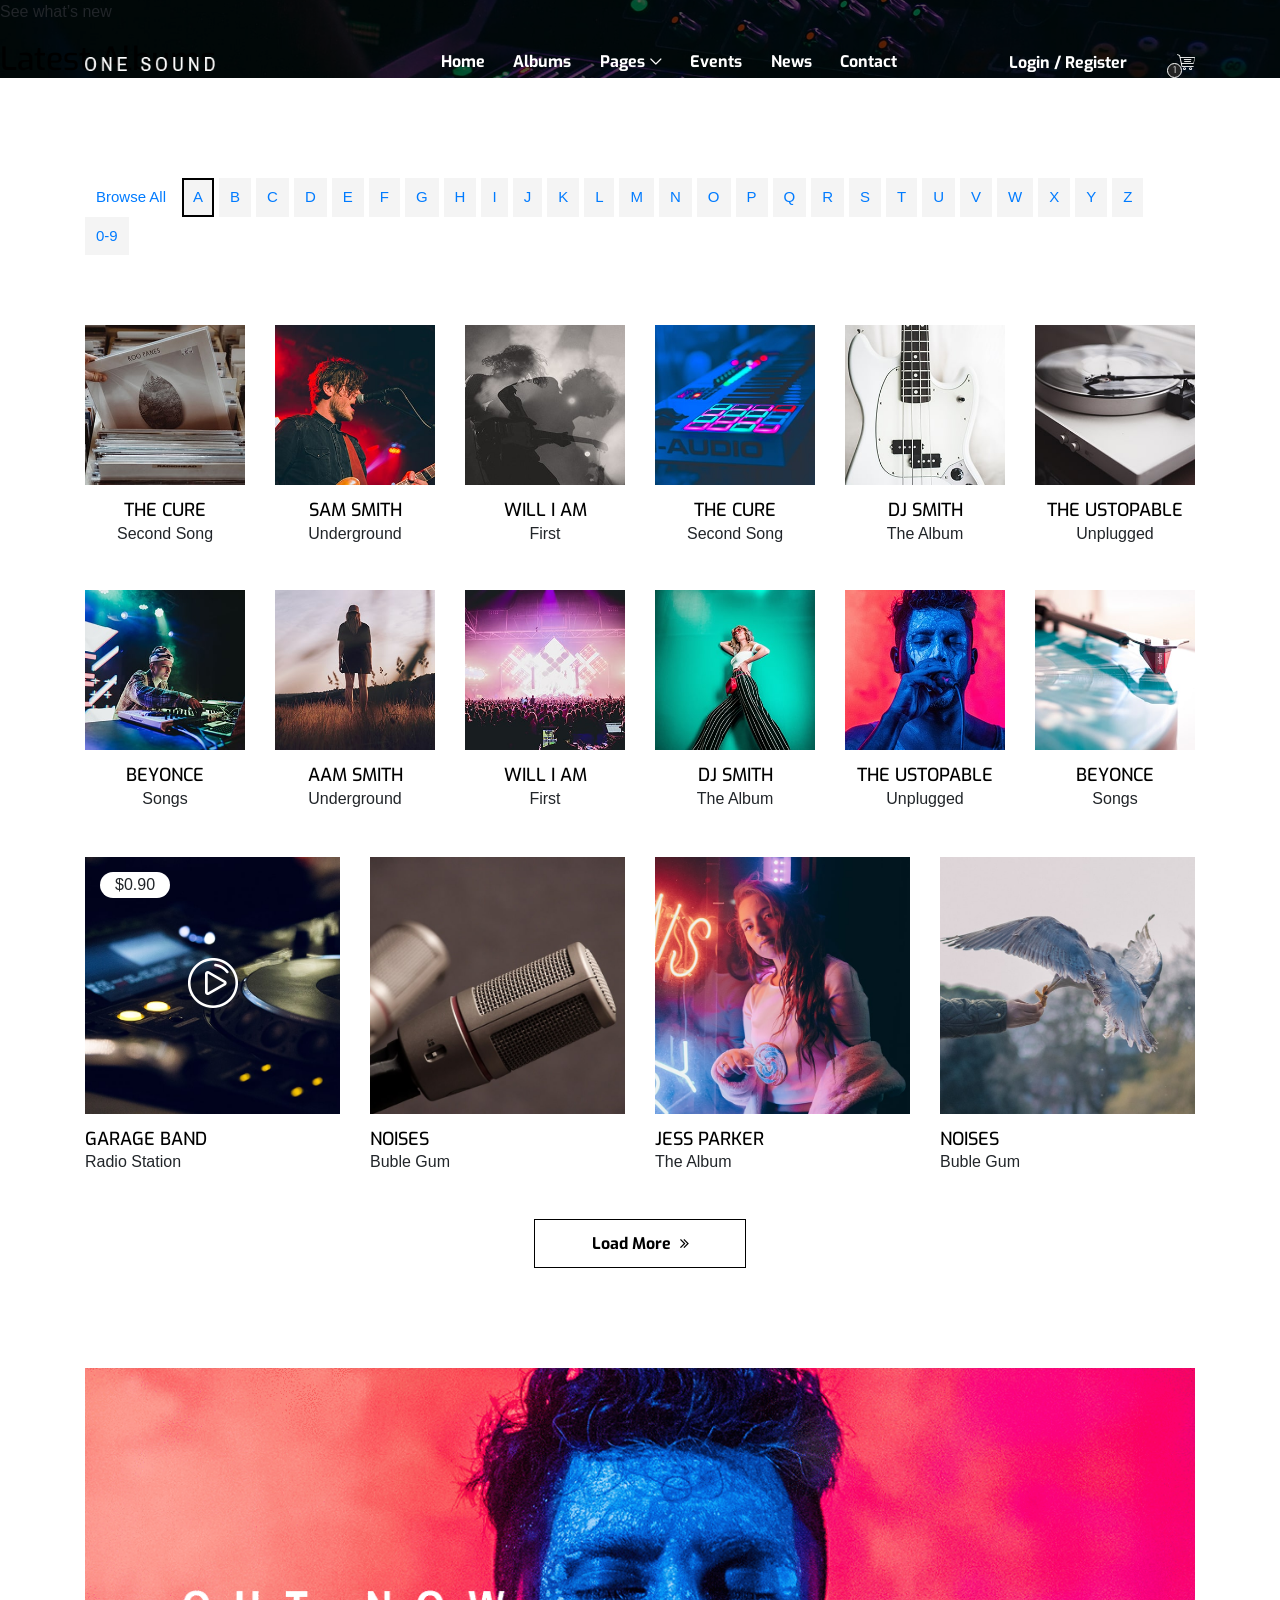
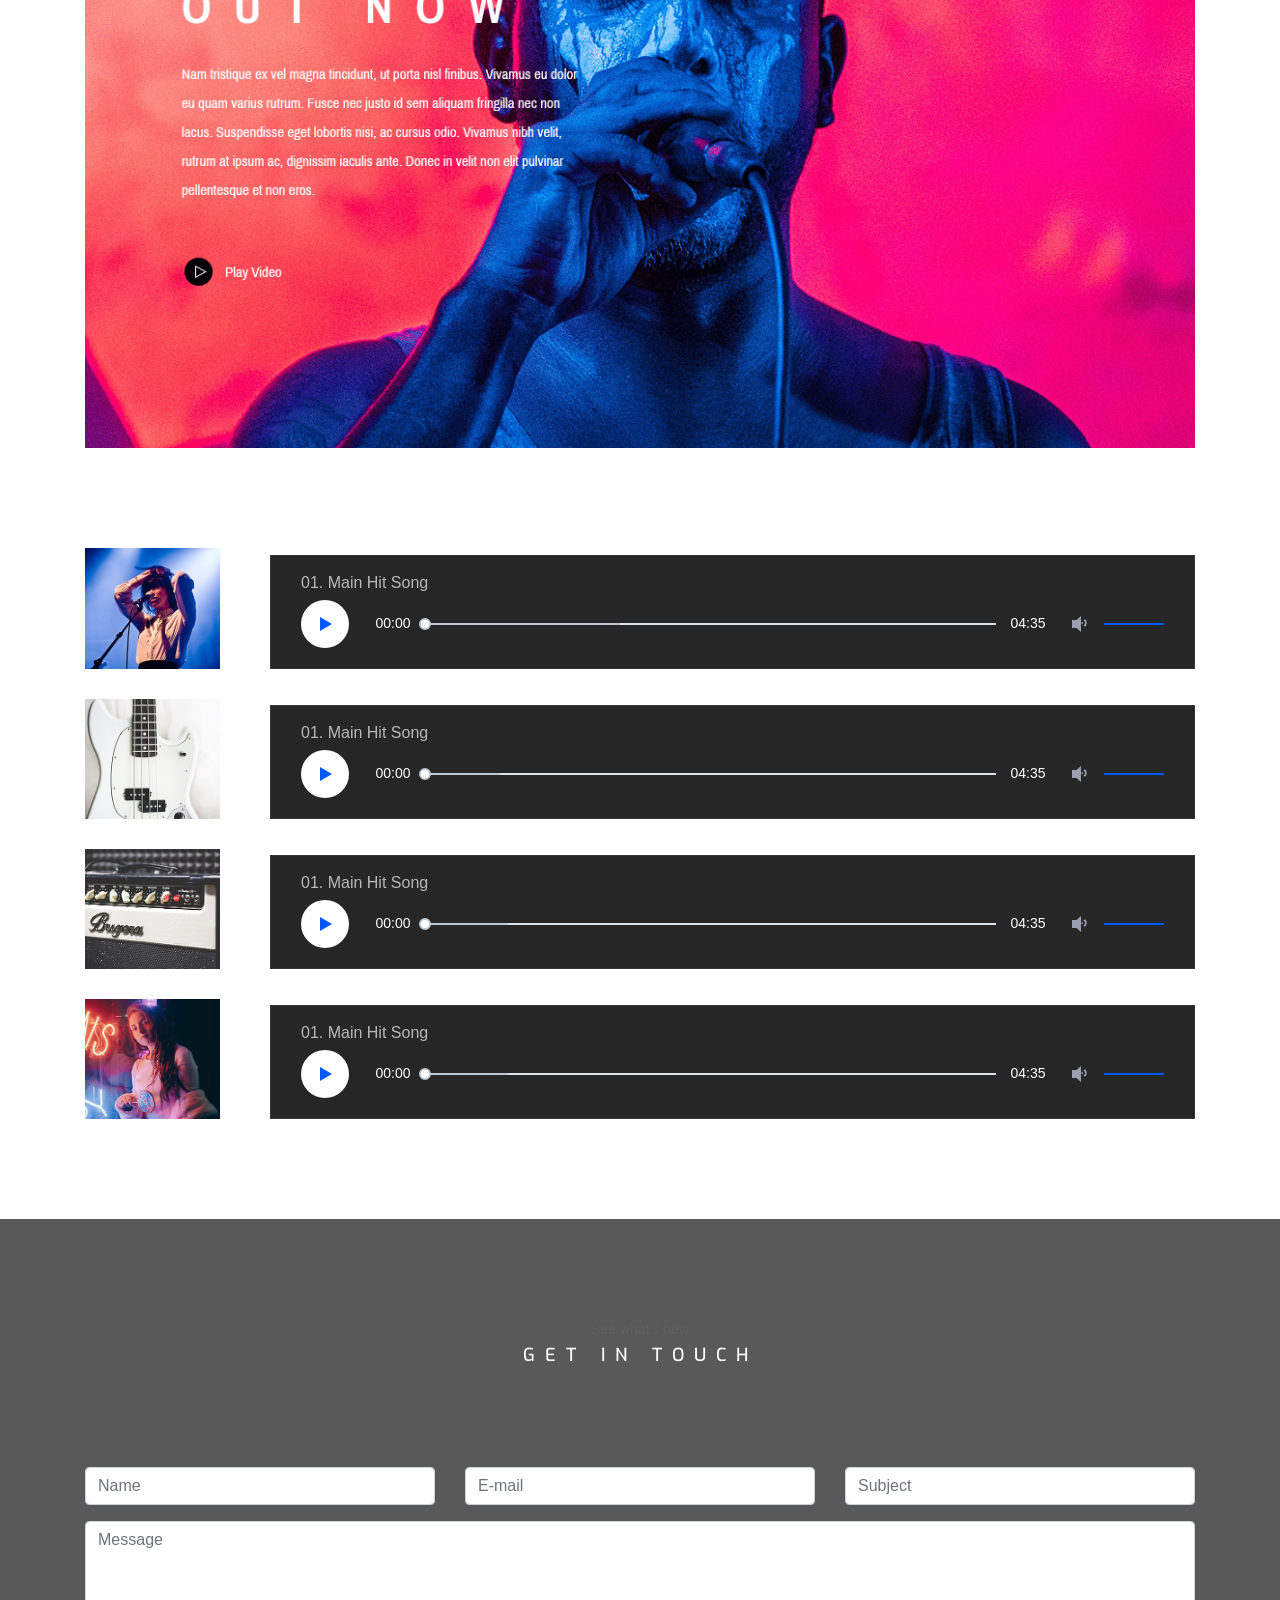
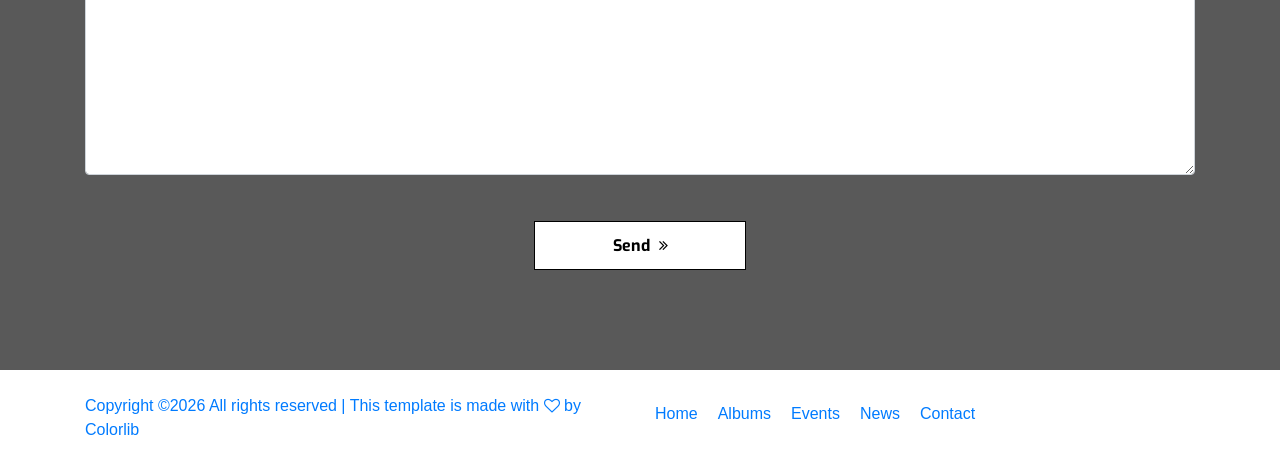
<file: albums-store.html>
<!DOCTYPE html>
<html lang="en">

<head>
    <meta charset="UTF-8">
    <meta name="description" content="">
    <meta http-equiv="X-UA-Compatible" content="IE=edge">
    <meta name="viewport" content="width=device-width, initial-scale=1, shrink-to-fit=no">
    <!-- The above 4 meta tags *must* come first in the head; any other head content must come *after* these tags -->

    <!-- Title -->
    <title>One Music - Modern Music HTML5 Template</title>

    <!-- Favicon -->
    <link rel="icon" href="img/core-img/favicon.ico">

    <!-- Stylesheet -->
    <link rel="stylesheet" href="style.css">

</head>

<body>
    <!-- Preloader -->
    <div class="preloader d-flex align-items-center justify-content-center">
        <div class="lds-ellipsis">
            <div></div>
            <div></div>
            <div></div>
            <div></div>
        </div>
    </div>

    <!-- ##### Header Area Start ##### -->
    <header class="header-area">
        <!-- Navbar Area -->
        <div class="oneMusic-main-menu">
            <div class="classy-nav-container breakpoint-off">
                <div class="container">
                    <!-- Menu -->
                    <nav class="classy-navbar justify-content-between" id="oneMusicNav">

                        <!-- Nav brand -->
                        <a href="index.html" class="nav-brand"><img src="img/core-img/logo.png" alt=""></a>

                        <!-- Navbar Toggler -->
                        <div class="classy-navbar-toggler">
                            <span class="navbarToggler"><span></span><span></span><span></span></span>
                        </div>

                        <!-- Menu -->
                        <div class="classy-menu">

                            <!-- Close Button -->
                            <div class="classycloseIcon">
                                <div class="cross-wrap"><span class="top"></span><span class="bottom"></span></div>
                            </div>

                            <!-- Nav Start -->
                            <div class="classynav">
                                <ul>
                                    <li><a href="index.html">Home</a></li>
                                    <li><a href="albums-store.html">Albums</a></li>
                                    <li><a href="#">Pages</a>
                                        <ul class="dropdown">
                                            <li><a href="index.html">Home</a></li>
                                            <li><a href="albums-store.html">Albums</a></li>
                                            <li><a href="event.html">Events</a></li>
                                            <li><a href="blog.html">News</a></li>
                                            <li><a href="contact.html">Contact</a></li>
                                            <li><a href="elements.html">Elements</a></li>
                                            <li><a href="login.html">Login</a></li>
                                            <li><a href="#">Dropdown</a>
                                                <ul class="dropdown">
                                                    <li><a href="#">Even Dropdown</a></li>
                                                    <li><a href="#">Even Dropdown</a></li>
                                                    <li><a href="#">Even Dropdown</a></li>
                                                    <li><a href="#">Even Dropdown</a>
                                                        <ul class="dropdown">
                                                            <li><a href="#">Deeply Dropdown</a></li>
                                                            <li><a href="#">Deeply Dropdown</a></li>
                                                            <li><a href="#">Deeply Dropdown</a></li>
                                                            <li><a href="#">Deeply Dropdown</a></li>
                                                            <li><a href="#">Deeply Dropdown</a></li>
                                                        </ul>
                                                    </li>
                                                    <li><a href="#">Even Dropdown</a></li>
                                                </ul>
                                            </li>
                                        </ul>
                                    </li>
                                    <li><a href="event.html">Events</a></li>
                                    <li><a href="blog.html">News</a></li>
                                    <li><a href="contact.html">Contact</a></li>
                                </ul>

                                <!-- Login/Register & Cart Button -->
                                <div class="login-register-cart-button d-flex align-items-center">
                                    <!-- Login/Register -->
                                    <div class="login-register-btn mr-50">
                                        <a href="login.html" id="loginBtn">Login / Register</a>
                                    </div>

                                    <!-- Cart Button -->
                                    <div class="cart-btn">
                                        <p><span class="icon-shopping-cart"></span> <span class="quantity">1</span></p>
                                    </div>
                                </div>
                            </div>
                            <!-- Nav End -->

                        </div>
                    </nav>
                </div>
            </div>
        </div>
    </header>
    <!-- ##### Header Area End ##### -->

    <!-- ##### Breadcumb Area Start ##### -->
    <section class="breadcumb-area bg-img bg-overlay" style="background-image: url(img/bg-img/breadcumb3.jpg);">
        <div class="bradcumbContent">
            <p>See what’s new</p>
            <h2>Latest Albums</h2>
        </div>
    </section>
    <!-- ##### Breadcumb Area End ##### -->

    <!-- ##### Album Catagory Area Start ##### -->
    <section class="album-catagory section-padding-100-0">
        <div class="container">
            <div class="row">
                <div class="col-12">
                    <div class="browse-by-catagories catagory-menu d-flex flex-wrap align-items-center mb-70">
                        <a href="#" data-filter="*">Browse All</a>
                        <a href="#" data-filter=".a" class="active">A</a>
                        <a href="#" data-filter=".b">B</a>
                        <a href="#" data-filter=".c">C</a>
                        <a href="#" data-filter=".d">D</a>
                        <a href="#" data-filter=".e">E</a>
                        <a href="#" data-filter=".f">F</a>
                        <a href="#" data-filter=".g">G</a>
                        <a href="#" data-filter=".h">H</a>
                        <a href="#" data-filter=".i">I</a>
                        <a href="#" data-filter=".j">J</a>
                        <a href="#" data-filter=".k">K</a>
                        <a href="#" data-filter=".l">L</a>
                        <a href="#" data-filter=".m">M</a>
                        <a href="#" data-filter=".n">N</a>
                        <a href="#" data-filter=".o">O</a>
                        <a href="#" data-filter=".p">P</a>
                        <a href="#" data-filter=".q">Q</a>
                        <a href="#" data-filter=".r">R</a>
                        <a href="#" data-filter=".s">S</a>
                        <a href="#" data-filter=".t">T</a>
                        <a href="#" data-filter=".u">U</a>
                        <a href="#" data-filter=".v">V</a>
                        <a href="#" data-filter=".w">W</a>
                        <a href="#" data-filter=".x">X</a>
                        <a href="#" data-filter=".y">Y</a>
                        <a href="#" data-filter=".z">Z</a>
                        <a href="#" data-filter=".number">0-9</a>
                    </div>
                </div>
            </div>

            <div class="row oneMusic-albums">

                <!-- Single Album -->
                <div class="col-12 col-sm-4 col-md-3 col-lg-2 single-album-item t c p">
                    <div class="single-album">
                        <img src="img/bg-img/a1.jpg" alt="">
                        <div class="album-info">
                            <a href="#">
                                <h5>The Cure</h5>
                            </a>
                            <p>Second Song</p>
                        </div>
                    </div>
                </div>

                <!-- Single Album -->
                <div class="col-12 col-sm-4 col-md-3 col-lg-2 single-album-item s e q">
                    <div class="single-album">
                        <img src="img/bg-img/a2.jpg" alt="">
                        <div class="album-info">
                            <a href="#">
                                <h5>Sam Smith</h5>
                            </a>
                            <p>Underground</p>
                        </div>
                    </div>
                </div>

                <!-- Single Album -->
                <div class="col-12 col-sm-4 col-md-3 col-lg-2 single-album-item w f r">
                    <div class="single-album">
                        <img src="img/bg-img/a3.jpg" alt="">
                        <div class="album-info">
                            <a href="#">
                                <h5>Will I am</h5>
                            </a>
                            <p>First</p>
                        </div>
                    </div>
                </div>

                <!-- Single Album -->
                <div class="col-12 col-sm-4 col-md-3 col-lg-2 single-album-item t g u">
                    <div class="single-album">
                        <img src="img/bg-img/a4.jpg" alt="">
                        <div class="album-info">
                            <a href="#">
                                <h5>The Cure</h5>
                            </a>
                            <p>Second Song</p>
                        </div>
                    </div>
                </div>

                <!-- Single Album -->
                <div class="col-12 col-sm-4 col-md-3 col-lg-2 single-album-item d h v">
                    <div class="single-album">
                        <img src="img/bg-img/a5.jpg" alt="">
                        <div class="album-info">
                            <a href="#">
                                <h5>DJ SMITH</h5>
                            </a>
                            <p>The Album</p>
                        </div>
                    </div>
                </div>

                <!-- Single Album -->
                <div class="col-12 col-sm-4 col-md-3 col-lg-2 single-album-item t i x">
                    <div class="single-album">
                        <img src="img/bg-img/a6.jpg" alt="">
                        <div class="album-info">
                            <a href="#">
                                <h5>The Ustopable</h5>
                            </a>
                            <p>Unplugged</p>
                        </div>
                    </div>
                </div>

                <!-- Single Album -->
                <div class="col-12 col-sm-4 col-md-3 col-lg-2 single-album-item b j y">
                    <div class="single-album">
                        <img src="img/bg-img/a7.jpg" alt="">
                        <div class="album-info">
                            <a href="#">
                                <h5>Beyonce</h5>
                            </a>
                            <p>Songs</p>
                        </div>
                    </div>
                </div>

                <!-- Single Album -->
                <div class="col-12 col-sm-4 col-md-3 col-lg-2 single-album-item a k z">
                    <div class="single-album">
                        <img src="img/bg-img/a8.jpg" alt="">
                        <div class="album-info">
                            <a href="#">
                                <h5>Aam Smith</h5>
                            </a>
                            <p>Underground</p>
                        </div>
                    </div>
                </div>

                <!-- Single Album -->
                <div class="col-12 col-sm-4 col-md-3 col-lg-2 single-album-item w l number">
                    <div class="single-album">
                        <img src="img/bg-img/a9.jpg" alt="">
                        <div class="album-info">
                            <a href="#">
                                <h5>Will I am</h5>
                            </a>
                            <p>First</p>
                        </div>
                    </div>
                </div>

                <!-- Single Album -->
                <div class="col-12 col-sm-4 col-md-3 col-lg-2 single-album-item d m">
                    <div class="single-album">
                        <img src="img/bg-img/a10.jpg" alt="">
                        <div class="album-info">
                            <a href="#">
                                <h5>DJ SMITH</h5>
                            </a>
                            <p>The Album</p>
                        </div>
                    </div>
                </div>

                <!-- Single Album -->
                <div class="col-12 col-sm-4 col-md-3 col-lg-2 single-album-item t n">
                    <div class="single-album">
                        <img src="img/bg-img/a11.jpg" alt="">
                        <div class="album-info">
                            <a href="#">
                                <h5>The Ustopable</h5>
                            </a>
                            <p>Unplugged</p>
                        </div>
                    </div>
                </div>

                <!-- Single Album -->
                <div class="col-12 col-sm-4 col-md-3 col-lg-2 single-album-item b o">
                    <div class="single-album">
                        <img src="img/bg-img/a12.jpg" alt="">
                        <div class="album-info">
                            <a href="#">
                                <h5>Beyonce</h5>
                            </a>
                            <p>Songs</p>
                        </div>
                    </div>
                </div>

            </div>
        </div>
    </section>
    <!-- ##### Album Catagory Area End ##### -->

    <!-- ##### Buy Now Area Start ##### -->
    <div class="oneMusic-buy-now-area mb-100">
        <div class="container">
            <div class="row">

                <!-- Single Album Area -->
                <div class="col-12 col-sm-6 col-md-3">
                    <div class="single-album-area">
                        <div class="album-thumb">
                            <img src="img/bg-img/b1.jpg" alt="">
                            <!-- Album Price -->
                            <div class="album-price">
                                <p>$0.90</p>
                            </div>
                            <!-- Play Icon -->
                            <div class="play-icon">
                                <a href="#" class="video--play--btn"><span class="icon-play-button"></span></a>
                            </div>
                        </div>
                        <div class="album-info">
                            <a href="#">
                                <h5>Garage Band</h5>
                            </a>
                            <p>Radio Station</p>
                        </div>
                    </div>
                </div>

                <!-- Single Album Area -->
                <div class="col-12 col-sm-6 col-md-3">
                    <div class="single-album-area">
                        <div class="album-thumb">
                            <img src="img/bg-img/b2.jpg" alt="">
                        </div>
                        <div class="album-info">
                            <a href="#">
                                <h5>Noises</h5>
                            </a>
                            <p>Buble Gum</p>
                        </div>
                    </div>
                </div>

                <!-- Single Album Area -->
                <div class="col-12 col-sm-6 col-md-3">
                    <div class="single-album-area">
                        <div class="album-thumb">
                            <img src="img/bg-img/b3.jpg" alt="">
                        </div>
                        <div class="album-info">
                            <a href="#">
                                <h5>Jess Parker</h5>
                            </a>
                            <p>The Album</p>
                        </div>
                    </div>
                </div>

                <!-- Single Album Area -->
                <div class="col-12 col-sm-6 col-md-3">
                    <div class="single-album-area">
                        <div class="album-thumb">
                            <img src="img/bg-img/b4.jpg" alt="">
                        </div>
                        <div class="album-info">
                            <a href="#">
                                <h5>Noises</h5>
                            </a>
                            <p>Buble Gum</p>
                        </div>
                    </div>
                </div>

            </div>

            <div class="row">
                <div class="col-12">
                    <div class="load-more-btn text-center">
                        <a href="#" class="btn oneMusic-btn">Load More <i class="fa fa-angle-double-right"></i></a>
                    </div>
                </div>
            </div>
        </div>
    </div>
    <!-- ##### Buy Now Area End ##### -->

    <!-- ##### Add Area Start ##### -->
    <div class="add-area mb-100">
        <div class="container">
            <div class="row">
                <div class="col-12">
                    <div class="adds">
                        <a href="#"><img src="img/bg-img/add3.gif" alt=""></a>
                    </div>
                </div>
            </div>
        </div>
    </div>
    <!-- ##### Add Area End ##### -->

    <!-- ##### Song Area Start ##### -->
    <div class="one-music-songs-area mb-70">
        <div class="container">
            <div class="row">

                <!-- Single Song Area -->
                <div class="col-12">
                    <div class="single-song-area mb-30 d-flex flex-wrap align-items-end">
                        <div class="song-thumbnail">
                            <img src="img/bg-img/s1.jpg" alt="">
                        </div>
                        <div class="song-play-area">
                            <div class="song-name">
                                <p>01. Main Hit Song</p>
                            </div>
                            <audio preload="auto" controls>
                                <source src="audio/dummy-audio.mp3">
                            </audio>
                        </div>
                    </div>
                </div>

                <!-- Single Song Area -->
                <div class="col-12">
                    <div class="single-song-area mb-30 d-flex flex-wrap align-items-end">
                        <div class="song-thumbnail">
                            <img src="img/bg-img/s2.jpg" alt="">
                        </div>
                        <div class="song-play-area">
                            <div class="song-name">
                                <p>01. Main Hit Song</p>
                            </div>
                            <audio preload="auto" controls>
                                <source src="audio/dummy-audio.mp3">
                            </audio>
                        </div>
                    </div>
                </div>

                <!-- Single Song Area -->
                <div class="col-12">
                    <div class="single-song-area mb-30 d-flex flex-wrap align-items-end">
                        <div class="song-thumbnail">
                            <img src="img/bg-img/s3.jpg" alt="">
                        </div>
                        <div class="song-play-area">
                            <div class="song-name">
                                <p>01. Main Hit Song</p>
                            </div>
                            <audio preload="auto" controls>
                                <source src="audio/dummy-audio.mp3">
                            </audio>
                        </div>
                    </div>
                </div>

                <!-- Single Song Area -->
                <div class="col-12">
                    <div class="single-song-area mb-30 d-flex flex-wrap align-items-end">
                        <div class="song-thumbnail">
                            <img src="img/bg-img/s4.jpg" alt="">
                        </div>
                        <div class="song-play-area">
                            <div class="song-name">
                                <p>01. Main Hit Song</p>
                            </div>
                            <audio preload="auto" controls>
                                <source src="audio/dummy-audio.mp3">
                            </audio>
                        </div>
                    </div>
                </div>

            </div>
        </div>
    </div>
    <!-- ##### Song Area End ##### -->

    <!-- ##### Contact Area Start ##### -->
    <section class="contact-area section-padding-100 bg-img bg-overlay bg-fixed has-bg-img" style="background-image: url(img/bg-img/bg-2.jpg);">
        <div class="container">
            <div class="row">
                <div class="col-12">
                    <div class="section-heading white">
                        <p>See what’s new</p>
                        <h2>Get In Touch</h2>
                    </div>
                </div>
            </div>

            <div class="row">
                <div class="col-12">
                    <!-- Contact Form Area -->
                    <div class="contact-form-area">
                        <form action="#" method="post">
                            <div class="row">
                                <div class="col-md-6 col-lg-4">
                                    <div class="form-group">
                                        <input type="text" class="form-control" id="name" placeholder="Name">
                                    </div>
                                </div>
                                <div class="col-md-6 col-lg-4">
                                    <div class="form-group">
                                        <input type="email" class="form-control" id="email" placeholder="E-mail">
                                    </div>
                                </div>
                                <div class="col-lg-4">
                                    <div class="form-group">
                                        <input type="text" class="form-control" id="subject" placeholder="Subject">
                                    </div>
                                </div>
                                <div class="col-12">
                                    <div class="form-group">
                                        <textarea name="message" class="form-control" id="message" cols="30" rows="10" placeholder="Message"></textarea>
                                    </div>
                                </div>
                                <div class="col-12 text-center">
                                    <button class="btn oneMusic-btn mt-30" type="submit">Send <i class="fa fa-angle-double-right"></i></button>
                                </div>
                            </div>
                        </form>
                    </div>
                </div>
            </div>
        </div>
    </section>
    <!-- ##### Contact Area End ##### -->

    <!-- ##### Footer Area Start ##### -->
    <footer class="footer-area">
        <div class="container">
            <div class="row d-flex flex-wrap align-items-center">
                <div class="col-12 col-md-6">
                    <a href="#"><img src="img/core-img/logo.png" alt=""></a>
                    <p class="copywrite-text"><a href="#"><!-- Link back to Colorlib can't be removed. Template is licensed under CC BY 3.0. -->
Copyright &copy;<script>document.write(new Date().getFullYear());</script> All rights reserved | This template is made with <i class="fa fa-heart-o" aria-hidden="true"></i> by <a href="https://colorlib.com" target="_blank">Colorlib</a>
<!-- Link back to Colorlib can't be removed. Template is licensed under CC BY 3.0. --></p>
                </div>

                <div class="col-12 col-md-6">
                    <div class="footer-nav">
                        <ul>
                            <li><a href="#">Home</a></li>
                            <li><a href="#">Albums</a></li>
                            <li><a href="#">Events</a></li>
                            <li><a href="#">News</a></li>
                            <li><a href="#">Contact</a></li>
                        </ul>
                    </div>
                </div>
            </div>
        </div>
    </footer>
    <!-- ##### Footer Area Start ##### -->

    <!-- ##### All Javascript Script ##### -->
    <!-- jQuery-2.2.4 js -->
    <script src="js/jquery/jquery-2.2.4.min.js"></script>
    <!-- Popper js -->
    <script src="js/bootstrap/popper.min.js"></script>
    <!-- Bootstrap js -->
    <script src="js/bootstrap/bootstrap.min.js"></script>
    <!-- All Plugins js -->
    <script src="js/plugins/plugins.js"></script>
    <!-- Active js -->
    <script src="js/active.js"></script>
</body>

</html>
</file>
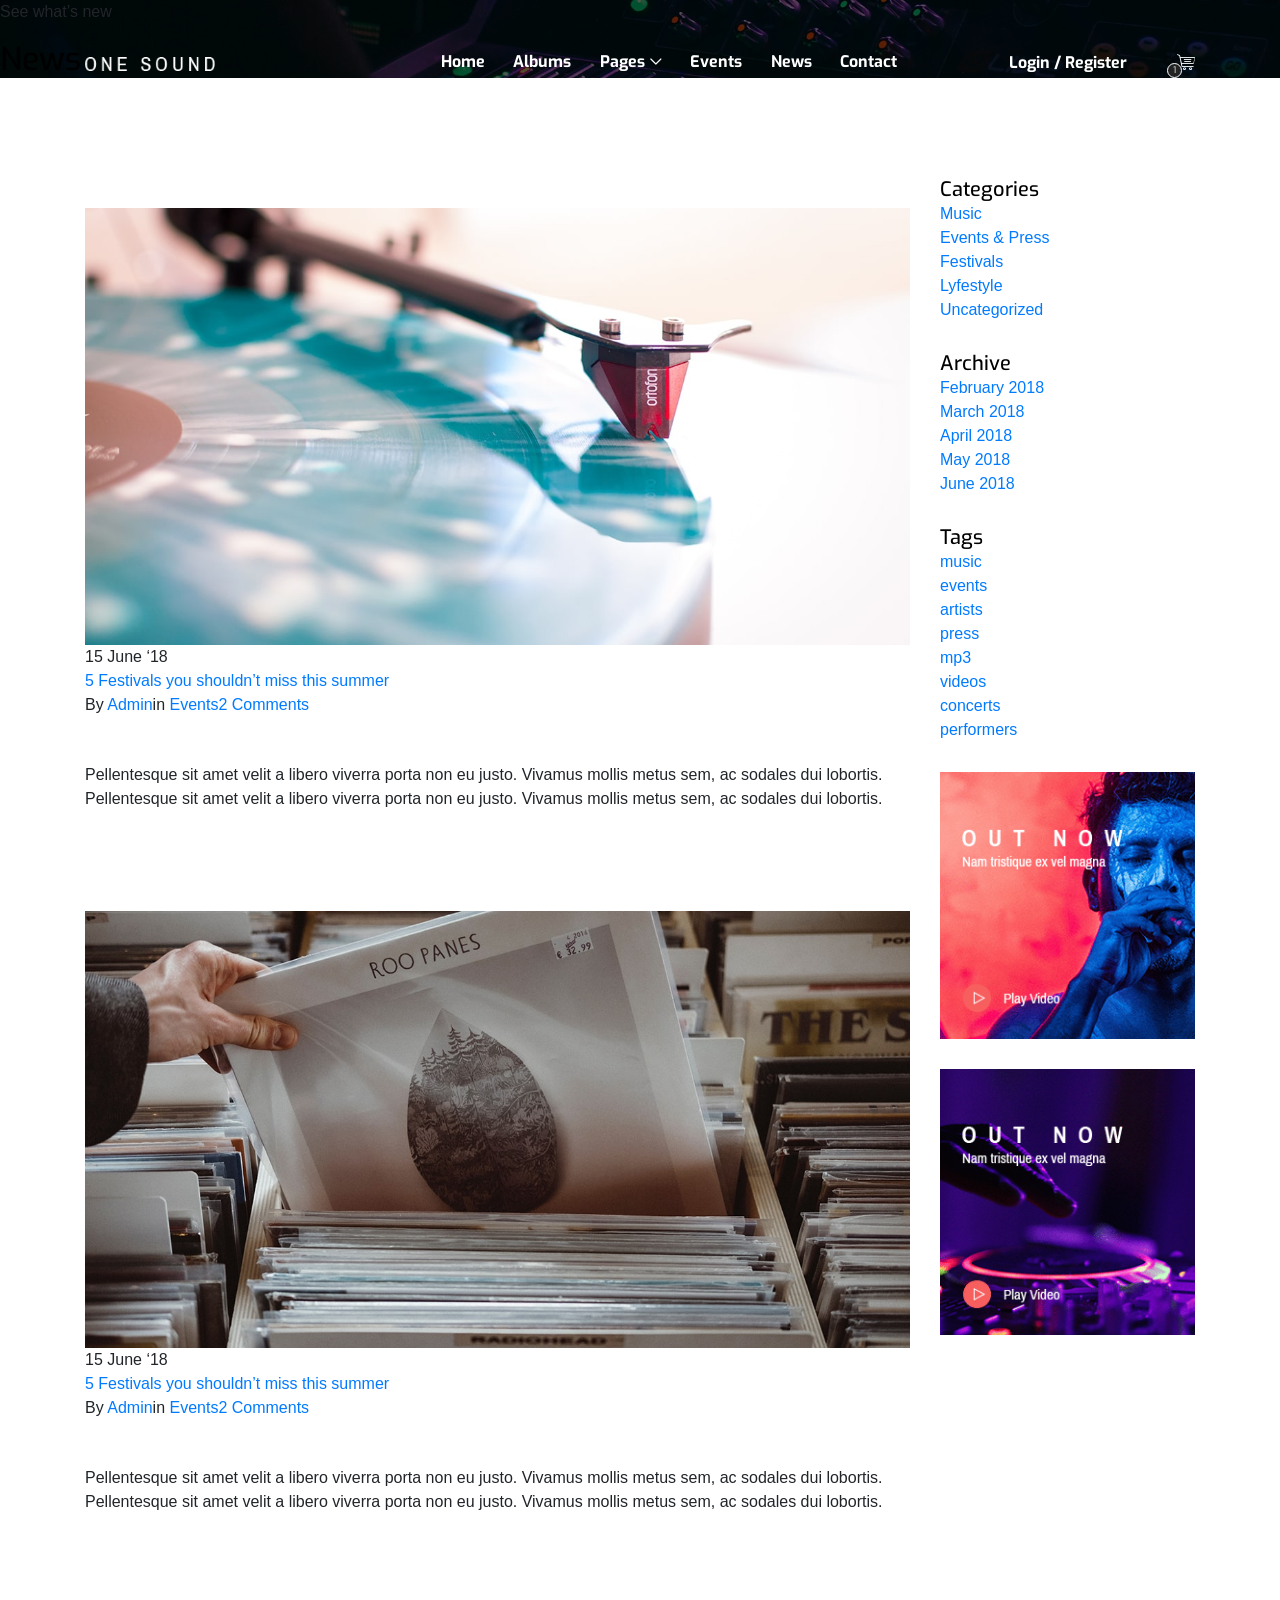
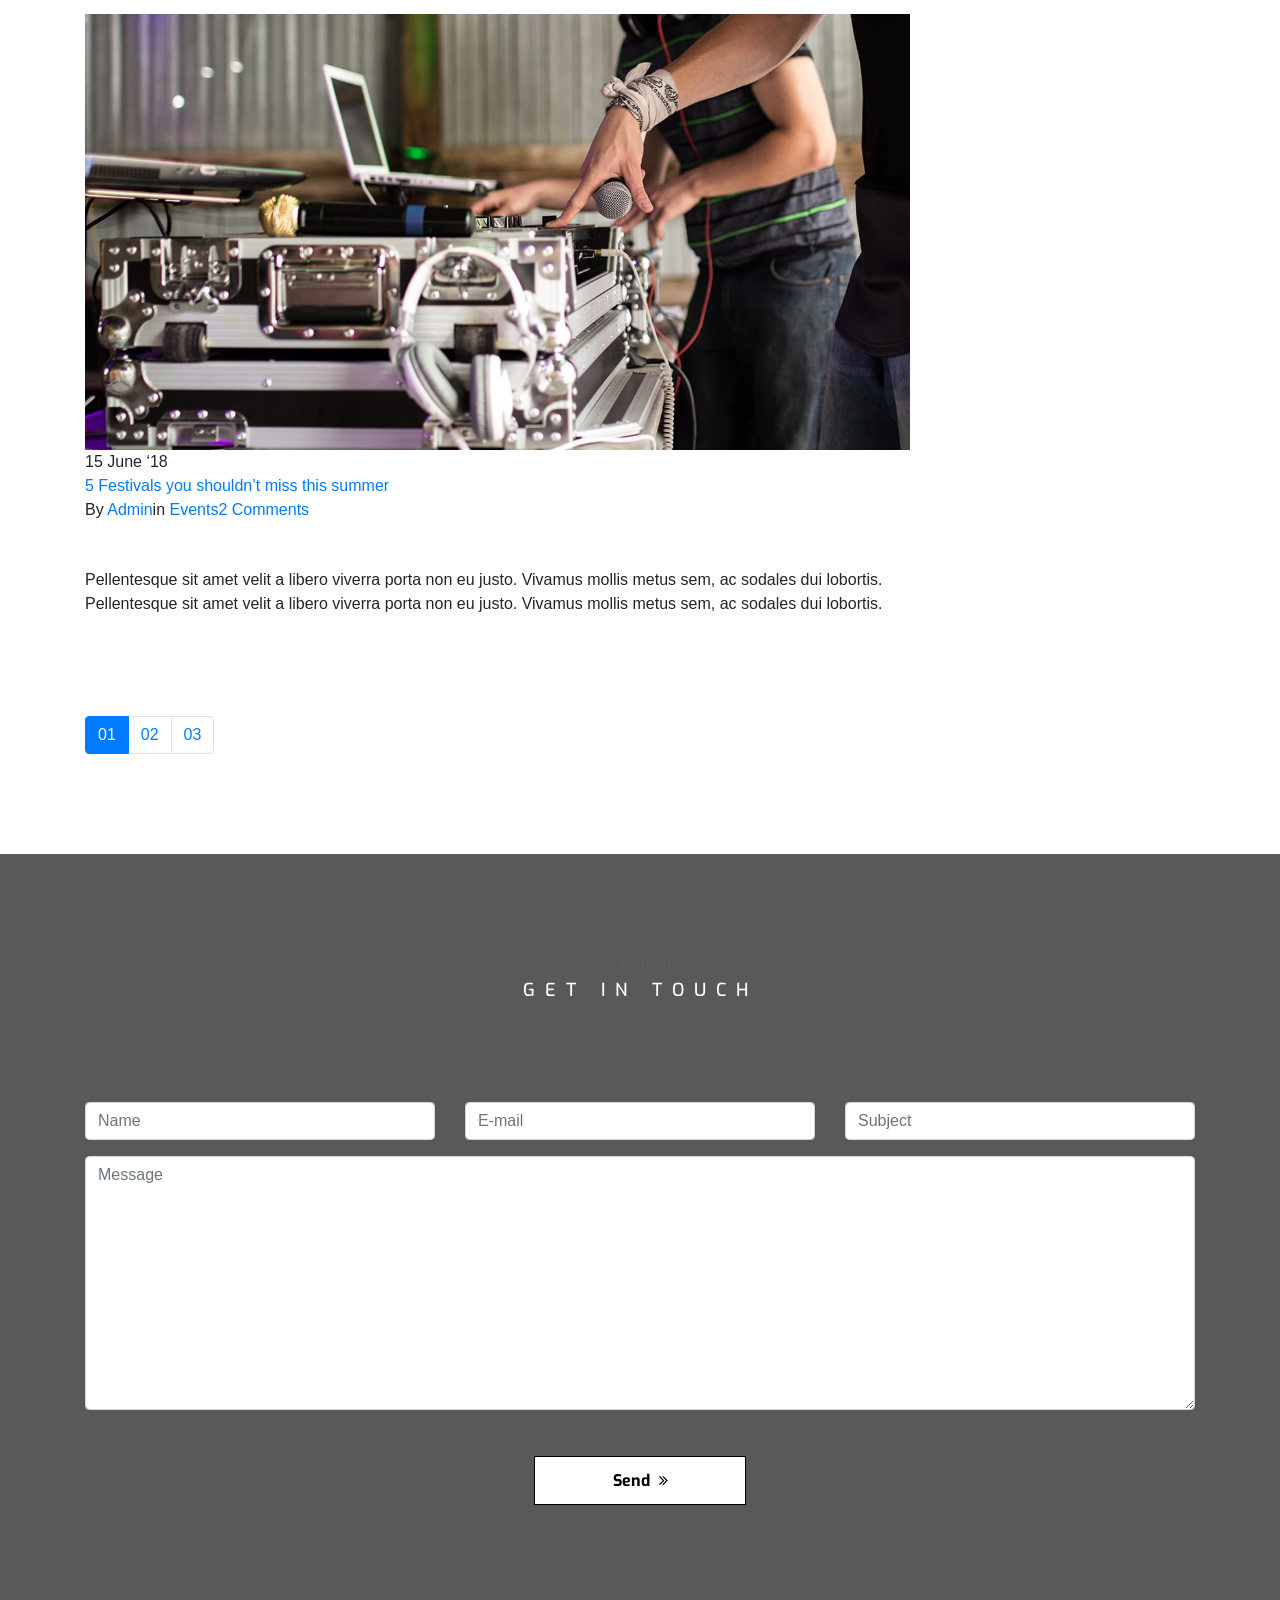
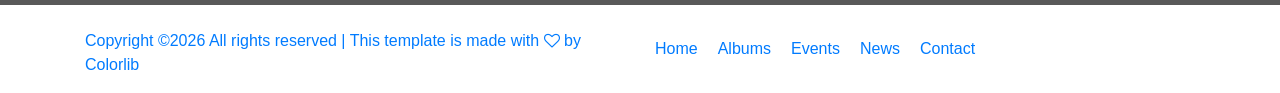
<file: blog.html>
<!DOCTYPE html>
<html lang="en">

<head>
    <meta charset="UTF-8">
    <meta name="description" content="">
    <meta http-equiv="X-UA-Compatible" content="IE=edge">
    <meta name="viewport" content="width=device-width, initial-scale=1, shrink-to-fit=no">
    <!-- The above 4 meta tags *must* come first in the head; any other head content must come *after* these tags -->

    <!-- Title -->
    <title>One Music - Modern Music HTML5 Template</title>

    <!-- Favicon -->
    <link rel="icon" href="img/core-img/favicon.ico">

    <!-- Stylesheet -->
    <link rel="stylesheet" href="style.css">

</head>

<body>
    <!-- Preloader -->
    <div class="preloader d-flex align-items-center justify-content-center">
        <div class="lds-ellipsis">
            <div></div>
            <div></div>
            <div></div>
            <div></div>
        </div>
    </div>

    <!-- ##### Header Area Start ##### -->
    <header class="header-area">
        <!-- Navbar Area -->
        <div class="oneMusic-main-menu">
            <div class="classy-nav-container breakpoint-off">
                <div class="container">
                    <!-- Menu -->
                    <nav class="classy-navbar justify-content-between" id="oneMusicNav">

                        <!-- Nav brand -->
                        <a href="index.html" class="nav-brand"><img src="img/core-img/logo.png" alt=""></a>

                        <!-- Navbar Toggler -->
                        <div class="classy-navbar-toggler">
                            <span class="navbarToggler"><span></span><span></span><span></span></span>
                        </div>

                        <!-- Menu -->
                        <div class="classy-menu">

                            <!-- Close Button -->
                            <div class="classycloseIcon">
                                <div class="cross-wrap"><span class="top"></span><span class="bottom"></span></div>
                            </div>

                            <!-- Nav Start -->
                            <div class="classynav">
                                <ul>
                                    <li><a href="index.html">Home</a></li>
                                    <li><a href="albums-store.html">Albums</a></li>
                                    <li><a href="#">Pages</a>
                                        <ul class="dropdown">
                                            <li><a href="index.html">Home</a></li>
                                            <li><a href="albums-store.html">Albums</a></li>
                                            <li><a href="event.html">Events</a></li>
                                            <li><a href="blog.html">News</a></li>
                                            <li><a href="contact.html">Contact</a></li>
                                            <li><a href="elements.html">Elements</a></li>
                                            <li><a href="login.html">Login</a></li>
                                            <li><a href="#">Dropdown</a>
                                                <ul class="dropdown">
                                                    <li><a href="#">Even Dropdown</a></li>
                                                    <li><a href="#">Even Dropdown</a></li>
                                                    <li><a href="#">Even Dropdown</a></li>
                                                    <li><a href="#">Even Dropdown</a>
                                                        <ul class="dropdown">
                                                            <li><a href="#">Deeply Dropdown</a></li>
                                                            <li><a href="#">Deeply Dropdown</a></li>
                                                            <li><a href="#">Deeply Dropdown</a></li>
                                                            <li><a href="#">Deeply Dropdown</a></li>
                                                            <li><a href="#">Deeply Dropdown</a></li>
                                                        </ul>
                                                    </li>
                                                    <li><a href="#">Even Dropdown</a></li>
                                                </ul>
                                            </li>
                                        </ul>
                                    </li>
                                    <li><a href="event.html">Events</a></li>
                                    <li><a href="blog.html">News</a></li>
                                    <li><a href="contact.html">Contact</a></li>
                                </ul>

                                <!-- Login/Register & Cart Button -->
                                <div class="login-register-cart-button d-flex align-items-center">
                                    <!-- Login/Register -->
                                    <div class="login-register-btn mr-50">
                                        <a href="login.html" id="loginBtn">Login / Register</a>
                                    </div>

                                    <!-- Cart Button -->
                                    <div class="cart-btn">
                                        <p><span class="icon-shopping-cart"></span> <span class="quantity">1</span></p>
                                    </div>
                                </div>
                            </div>
                            <!-- Nav End -->

                        </div>
                    </nav>
                </div>
            </div>
        </div>
    </header>
    <!-- ##### Header Area End ##### -->

    <!-- ##### Breadcumb Area Start ##### -->
    <section class="breadcumb-area bg-img bg-overlay" style="background-image: url(img/bg-img/breadcumb3.jpg);">
        <div class="bradcumbContent">
            <p>See what’s new</p>
            <h2>News</h2>
        </div>
    </section>
    <!-- ##### Breadcumb Area End ##### -->

    <!-- ##### Blog Area Start ##### -->
    <div class="blog-area section-padding-100">
        <div class="container">
            <div class="row">
                <div class="col-12 col-lg-9">

                    <!-- Single Post Start -->
                    <div class="single-blog-post mb-100 wow fadeInUp" data-wow-delay="100ms">
                        <!-- Post Thumb -->
                        <div class="blog-post-thumb mt-30">
                            <a href="#"><img src="img/bg-img/blog1.jpg" alt=""></a>
                            <!-- Post Date -->
                            <div class="post-date">
                                <span>15</span>
                                <span>June ‘18</span>
                            </div>
                        </div>

                        <!-- Blog Content -->
                        <div class="blog-content">
                            <!-- Post Title -->
                            <a href="#" class="post-title">5 Festivals you shouldn’t miss this summer</a>
                            <!-- Post Meta -->
                            <div class="post-meta d-flex mb-30">
                                <p class="post-author">By<a href="#"> Admin</a></p>
                                <p class="tags">in<a href="#"> Events</a></p>
                                <p class="tags"><a href="#">2 Comments</a></p>
                            </div>
                            <!-- Post Excerpt -->
                            <p>Pellentesque sit amet velit a libero viverra porta non eu justo. Vivamus mollis metus sem, ac sodales dui lobortis. Pellentesque sit amet velit a libero viverra porta non eu justo. Vivamus mollis metus sem, ac sodales dui lobortis.</p>
                        </div>
                    </div>

                    <!-- Single Post Start -->
                    <div class="single-blog-post mb-100 wow fadeInUp" data-wow-delay="100ms">
                        <!-- Post Thumb -->
                        <div class="blog-post-thumb mt-30">
                            <a href="#"><img src="img/bg-img/blog2.jpg" alt=""></a>
                            <!-- Post Date -->
                            <div class="post-date">
                                <span>15</span>
                                <span>June ‘18</span>
                            </div>
                        </div>

                        <!-- Blog Content -->
                        <div class="blog-content">
                            <!-- Post Title -->
                            <a href="#" class="post-title">5 Festivals you shouldn’t miss this summer</a>
                            <!-- Post Meta -->
                            <div class="post-meta d-flex mb-30">
                                <p class="post-author">By<a href="#"> Admin</a></p>
                                <p class="tags">in<a href="#"> Events</a></p>
                                <p class="tags"><a href="#">2 Comments</a></p>
                            </div>
                            <!-- Post Excerpt -->
                            <p>Pellentesque sit amet velit a libero viverra porta non eu justo. Vivamus mollis metus sem, ac sodales dui lobortis. Pellentesque sit amet velit a libero viverra porta non eu justo. Vivamus mollis metus sem, ac sodales dui lobortis.</p>
                        </div>
                    </div>

                    <!-- Single Post Start -->
                    <div class="single-blog-post mb-100 wow fadeInUp" data-wow-delay="100ms">
                        <!-- Post Thumb -->
                        <div class="blog-post-thumb mt-30">
                            <a href="#"><img src="img/bg-img/blog3.jpg" alt=""></a>
                            <!-- Post Date -->
                            <div class="post-date">
                                <span>15</span>
                                <span>June ‘18</span>
                            </div>
                        </div>

                        <!-- Blog Content -->
                        <div class="blog-content">
                            <!-- Post Title -->
                            <a href="#" class="post-title">5 Festivals you shouldn’t miss this summer</a>
                            <!-- Post Meta -->
                            <div class="post-meta d-flex mb-30">
                                <p class="post-author">By<a href="#"> Admin</a></p>
                                <p class="tags">in<a href="#"> Events</a></p>
                                <p class="tags"><a href="#">2 Comments</a></p>
                            </div>
                            <!-- Post Excerpt -->
                            <p>Pellentesque sit amet velit a libero viverra porta non eu justo. Vivamus mollis metus sem, ac sodales dui lobortis. Pellentesque sit amet velit a libero viverra porta non eu justo. Vivamus mollis metus sem, ac sodales dui lobortis.</p>
                        </div>
                    </div>

                    <!-- Pagination -->
                    <div class="oneMusic-pagination-area wow fadeInUp" data-wow-delay="300ms">
                        <nav>
                            <ul class="pagination">
                                <li class="page-item active"><a class="page-link" href="#">01</a></li>
                                <li class="page-item"><a class="page-link" href="#">02</a></li>
                                <li class="page-item"><a class="page-link" href="#">03</a></li>
                            </ul>
                        </nav>
                    </div>
                </div>

                <div class="col-12 col-lg-3">
                    <div class="blog-sidebar-area">

                        <!-- Widget Area -->
                        <div class="single-widget-area mb-30">
                            <div class="widget-title">
                                <h5>Categories</h5>
                            </div>
                            <div class="widget-content">
                                <ul>
                                    <li><a href="#">Music</a></li>
                                    <li><a href="#">Events &amp; Press</a></li>
                                    <li><a href="#">Festivals</a></li>
                                    <li><a href="#">Lyfestyle</a></li>
                                    <li><a href="#">Uncategorized</a></li>
                                </ul>
                            </div>
                        </div>

                        <!-- Widget Area -->
                        <div class="single-widget-area mb-30">
                            <div class="widget-title">
                                <h5>Archive</h5>
                            </div>
                            <div class="widget-content">
                                <ul>
                                    <li><a href="#">February 2018</a></li>
                                    <li><a href="#">March 2018</a></li>
                                    <li><a href="#">April 2018</a></li>
                                    <li><a href="#">May 2018</a></li>
                                    <li><a href="#">June 2018</a></li>
                                </ul>
                            </div>
                        </div>

                        <!-- Widget Area -->
                        <div class="single-widget-area mb-30">
                            <div class="widget-title">
                                <h5>Tags</h5>
                            </div>
                            <div class="widget-content">
                                <ul class="tags">
                                    <li><a href="#">music</a></li>
                                    <li><a href="#">events</a></li>
                                    <li><a href="#">artists</a></li>
                                    <li><a href="#">press</a></li>
                                    <li><a href="#">mp3</a></li>
                                    <li><a href="#">videos</a></li>
                                    <li><a href="#">concerts</a></li>
                                    <li><a href="#">performers</a></li>
                                </ul>
                            </div>
                        </div>

                        <!-- Widget Area -->
                        <div class="single-widget-area mb-30">
                            <a href="#"><img src="img/bg-img/add.gif" alt=""></a>
                        </div>

                        <!-- Widget Area -->
                        <div class="single-widget-area mb-30">
                            <a href="#"><img src="img/bg-img/add2.gif" alt=""></a>
                        </div>

                    </div>
                </div>
            </div>
        </div>
    </div>
    <!-- ##### Blog Area End ##### -->

    <!-- ##### Contact Area Start ##### -->
    <section class="contact-area section-padding-100 bg-img bg-overlay bg-fixed has-bg-img" style="background-image: url(img/bg-img/bg-2.jpg);">
        <div class="container">
            <div class="row">
                <div class="col-12">
                    <div class="section-heading white">
                        <p>See what’s new</p>
                        <h2>Get In Touch</h2>
                    </div>
                </div>
            </div>

            <div class="row">
                <div class="col-12">
                    <!-- Contact Form Area -->
                    <div class="contact-form-area">
                        <form action="#" method="post">
                            <div class="row">
                                <div class="col-lg-4">
                                    <div class="form-group">
                                        <input type="text" class="form-control" id="name" placeholder="Name">
                                    </div>
                                </div>
                                <div class="col-lg-4">
                                    <div class="form-group">
                                        <input type="email" class="form-control" id="email" placeholder="E-mail">
                                    </div>
                                </div>
                                <div class="col-lg-4">
                                    <div class="form-group">
                                        <input type="text" class="form-control" id="subject" placeholder="Subject">
                                    </div>
                                </div>
                                <div class="col-12">
                                    <div class="form-group">
                                        <textarea name="message" class="form-control" id="message" cols="30" rows="10" placeholder="Message"></textarea>
                                    </div>
                                </div>
                                <div class="col-12 text-center">
                                    <button class="btn oneMusic-btn mt-30" type="submit">Send <i class="fa fa-angle-double-right"></i></button>
                                </div>
                            </div>
                        </form>
                    </div>
                </div>
            </div>
        </div>
    </section>
    <!-- ##### Contact Area End ##### -->

    <!-- ##### Footer Area Start ##### -->
    <footer class="footer-area">
        <div class="container">
            <div class="row d-flex flex-wrap align-items-center">
                <div class="col-12 col-md-6">
                    <a href="#"><img src="img/core-img/logo.png" alt=""></a>
                    <p class="copywrite-text"><a href="#"><!-- Link back to Colorlib can't be removed. Template is licensed under CC BY 3.0. -->
Copyright &copy;<script>document.write(new Date().getFullYear());</script> All rights reserved | This template is made with <i class="fa fa-heart-o" aria-hidden="true"></i> by <a href="https://colorlib.com" target="_blank">Colorlib</a>
<!-- Link back to Colorlib can't be removed. Template is licensed under CC BY 3.0. --></p>
                </div>

                <div class="col-12 col-md-6">
                    <div class="footer-nav">
                        <ul>
                            <li><a href="#">Home</a></li>
                            <li><a href="#">Albums</a></li>
                            <li><a href="#">Events</a></li>
                            <li><a href="#">News</a></li>
                            <li><a href="#">Contact</a></li>
                        </ul>
                    </div>
                </div>
            </div>
        </div>
    </footer>
    <!-- ##### Footer Area Start ##### -->

    <!-- ##### All Javascript Script ##### -->
    <!-- jQuery-2.2.4 js -->
    <script src="js/jquery/jquery-2.2.4.min.js"></script>
    <!-- Popper js -->
    <script src="js/bootstrap/popper.min.js"></script>
    <!-- Bootstrap js -->
    <script src="js/bootstrap/bootstrap.min.js"></script>
    <!-- All Plugins js -->
    <script src="js/plugins/plugins.js"></script>
    <!-- Active js -->
    <script src="js/active.js"></script>
</body>

</html>
</file>
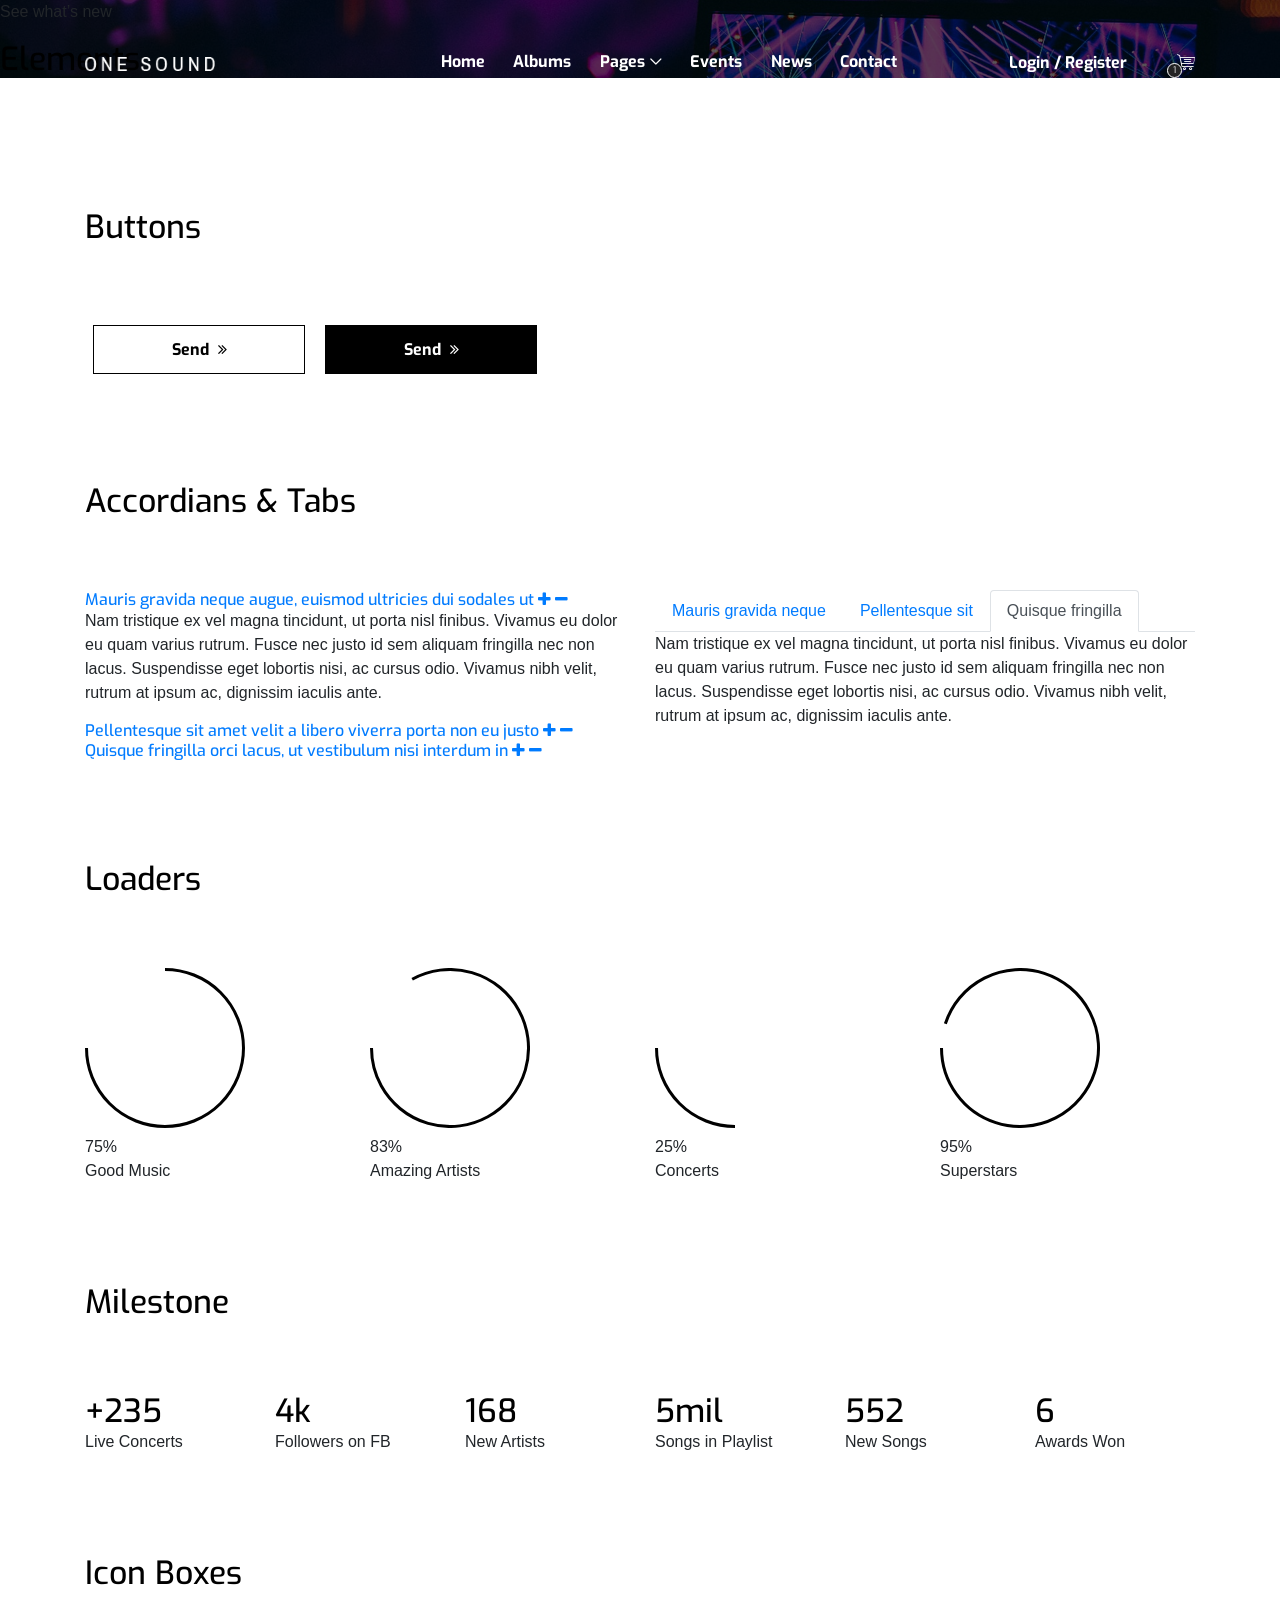
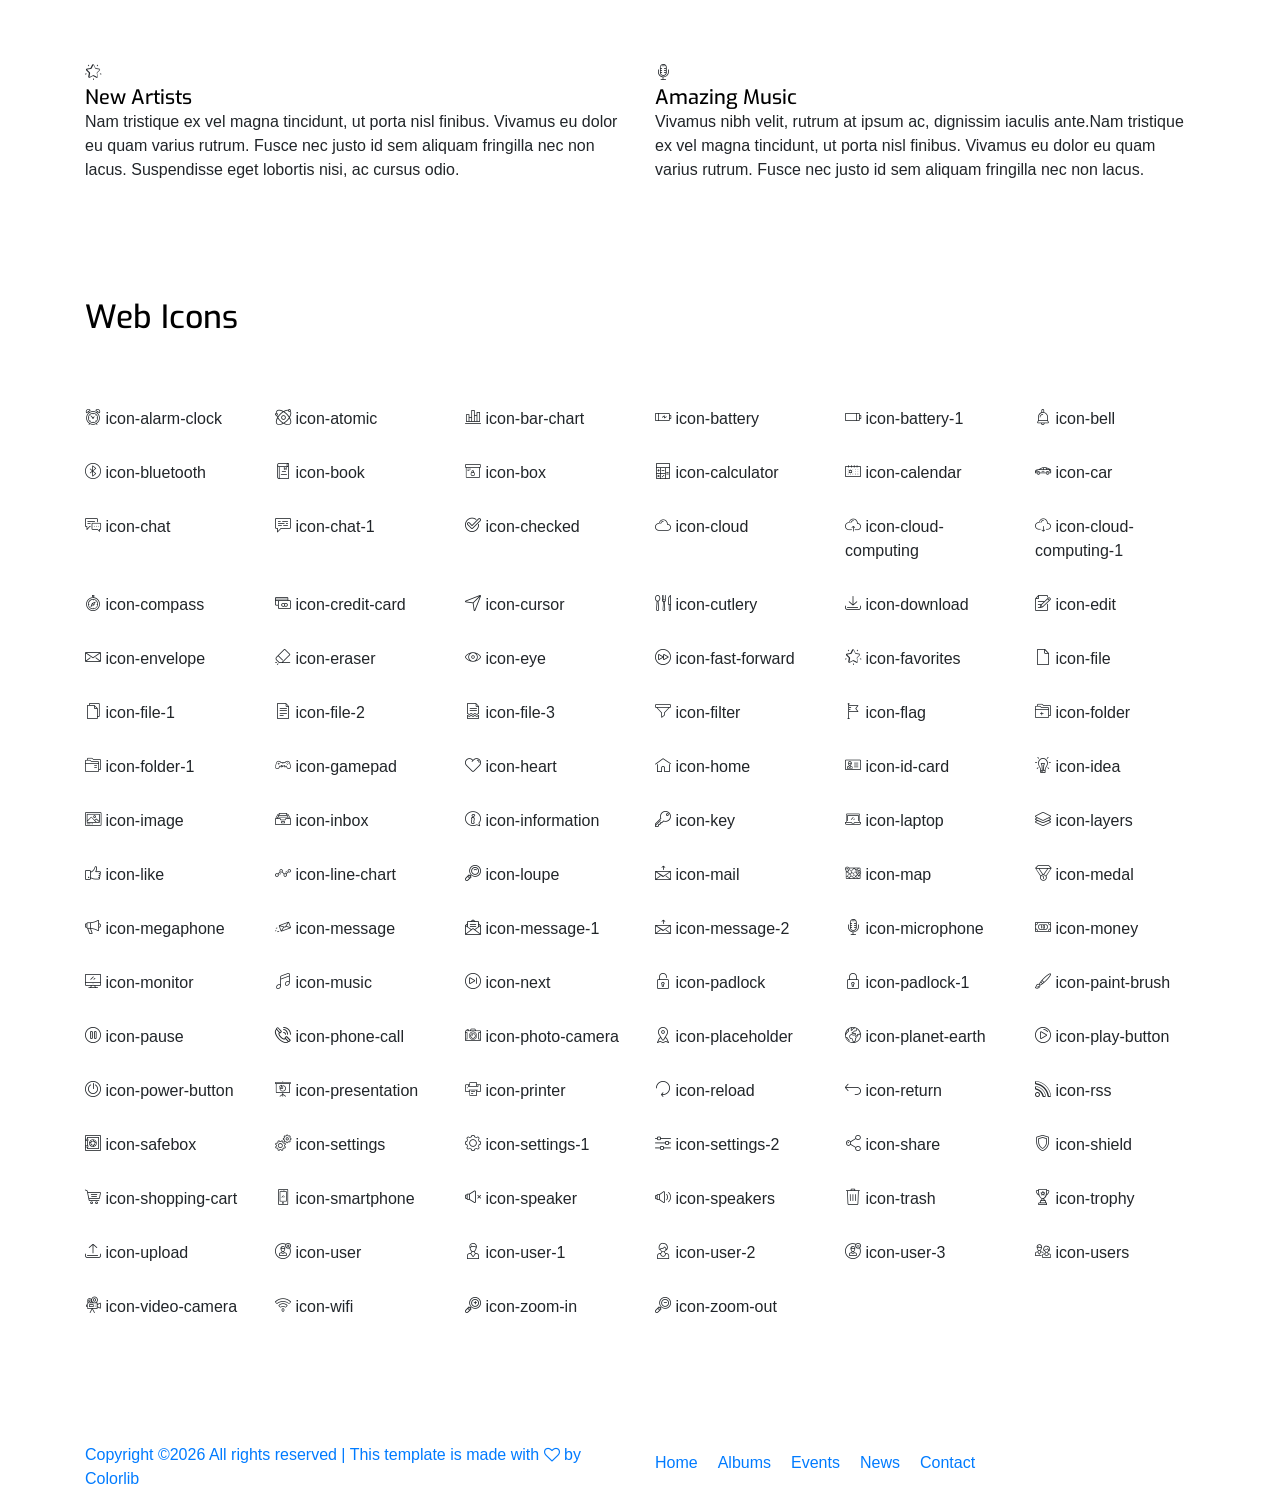
<file: elements.html>
<!DOCTYPE html>
<html lang="en">

<head>
    <meta charset="UTF-8">
    <meta name="description" content="">
    <meta http-equiv="X-UA-Compatible" content="IE=edge">
    <meta name="viewport" content="width=device-width, initial-scale=1, shrink-to-fit=no">
    <!-- The above 4 meta tags *must* come first in the head; any other head content must come *after* these tags -->

    <!-- Title -->
    <title>One Music - Modern Music HTML5 Template</title>

    <!-- Favicon -->
    <link rel="icon" href="img/core-img/favicon.ico">

    <!-- Stylesheet -->
    <link rel="stylesheet" href="style.css">

</head>

<body>
    <!-- Preloader -->
    <div class="preloader d-flex align-items-center justify-content-center">
        <div class="lds-ellipsis">
            <div></div>
            <div></div>
            <div></div>
            <div></div>
        </div>
    </div>

    <!-- ##### Header Area Start ##### -->
    <header class="header-area">
        <!-- Navbar Area -->
        <div class="oneMusic-main-menu">
            <div class="classy-nav-container breakpoint-off">
                <div class="container">
                    <!-- Menu -->
                    <nav class="classy-navbar justify-content-between" id="oneMusicNav">

                        <!-- Nav brand -->
                        <a href="index.html" class="nav-brand"><img src="img/core-img/logo.png" alt=""></a>

                        <!-- Navbar Toggler -->
                        <div class="classy-navbar-toggler">
                            <span class="navbarToggler"><span></span><span></span><span></span></span>
                        </div>

                        <!-- Menu -->
                        <div class="classy-menu">

                            <!-- Close Button -->
                            <div class="classycloseIcon">
                                <div class="cross-wrap"><span class="top"></span><span class="bottom"></span></div>
                            </div>

                            <!-- Nav Start -->
                            <div class="classynav">
                                <ul>
                                    <li><a href="index.html">Home</a></li>
                                    <li><a href="albums-store.html">Albums</a></li>
                                    <li><a href="#">Pages</a>
                                        <ul class="dropdown">
                                            <li><a href="index.html">Home</a></li>
                                            <li><a href="albums-store.html">Albums</a></li>
                                            <li><a href="event.html">Events</a></li>
                                            <li><a href="blog.html">News</a></li>
                                            <li><a href="contact.html">Contact</a></li>
                                            <li><a href="elements.html">Elements</a></li>
                                            <li><a href="login.html">Login</a></li>
                                            <li><a href="#">Dropdown</a>
                                                <ul class="dropdown">
                                                    <li><a href="#">Even Dropdown</a></li>
                                                    <li><a href="#">Even Dropdown</a></li>
                                                    <li><a href="#">Even Dropdown</a></li>
                                                    <li><a href="#">Even Dropdown</a>
                                                        <ul class="dropdown">
                                                            <li><a href="#">Deeply Dropdown</a></li>
                                                            <li><a href="#">Deeply Dropdown</a></li>
                                                            <li><a href="#">Deeply Dropdown</a></li>
                                                            <li><a href="#">Deeply Dropdown</a></li>
                                                            <li><a href="#">Deeply Dropdown</a></li>
                                                        </ul>
                                                    </li>
                                                    <li><a href="#">Even Dropdown</a></li>
                                                </ul>
                                            </li>
                                        </ul>
                                    </li>
                                    <li><a href="event.html">Events</a></li>
                                    <li><a href="blog.html">News</a></li>
                                    <li><a href="contact.html">Contact</a></li>
                                </ul>

                                <!-- Login/Register & Cart Button -->
                                <div class="login-register-cart-button d-flex align-items-center">
                                    <!-- Login/Register -->
                                    <div class="login-register-btn mr-50">
                                        <a href="login.html" id="loginBtn">Login / Register</a>
                                    </div>

                                    <!-- Cart Button -->
                                    <div class="cart-btn">
                                        <p><span class="icon-shopping-cart"></span> <span class="quantity">1</span></p>
                                    </div>
                                </div>
                            </div>
                            <!-- Nav End -->

                        </div>
                    </nav>
                </div>
            </div>
        </div>
    </header>
    <!-- ##### Header Area End ##### -->

    <!-- ##### Breadcumb Area Start ##### -->
    <div class="breadcumb-area bg-img bg-overlay" style="background-image: url(img/bg-img/breadcumb2.jpg);">
        <div class="bradcumbContent">
            <p>See what’s new</p>
            <h2>Elements</h2>
        </div>
    </div>
    <!-- ##### Breadcumb Area End ##### -->

    <!-- ##### Elements Area Start ##### -->
    <section class="elements-area mt-30 section-padding-100-0">
        <div class="container">
            <div class="row">

                <!-- ========== Buttons ========== -->
                <div class="col-12">
                    <div class="elements-title mb-70">
                        <h2>Buttons</h2>
                    </div>
                    <!-- Buttons -->
                    <div class="oneMusic-buttons-area mb-100">
                        <a href="#" class="btn oneMusic-btn m-2">Send <i class="fa fa-angle-double-right"></i></a>
                        <a href="#" class="btn oneMusic-btn btn-2 m-2">Send <i class="fa fa-angle-double-right"></i></a>
                    </div>
                </div>

                <!-- ========== Progress Bars & Accordions ========== -->
                <div class="col-12">
                    <div class="elements-title mb-70">
                        <h2>Accordians &amp; Tabs</h2>
                    </div>
                </div>

                <!-- ##### Accordians ##### -->
                <div class="col-12 col-lg-6">
                    <div class="accordions mb-100" id="accordion" role="tablist" aria-multiselectable="true">
                        <!-- single accordian area -->
                        <div class="panel single-accordion">
                            <h6><a role="button" class="" aria-expanded="true" aria-controls="collapseOne" data-toggle="collapse" data-parent="#accordion" href="#collapseOne">Mauris gravida neque augue, euismod ultricies dui sodales ut
                                    <span class="accor-open"><i class="fa fa-plus" aria-hidden="true"></i></span>
                                    <span class="accor-close"><i class="fa fa-minus" aria-hidden="true"></i></span>
                                    </a></h6>
                            <div id="collapseOne" class="accordion-content collapse show">
                                <p>Nam tristique ex vel magna tincidunt, ut porta nisl finibus. Vivamus eu dolor eu quam varius rutrum. Fusce nec justo id sem aliquam fringilla nec non lacus. Suspendisse eget lobortis nisi, ac cursus odio. Vivamus nibh velit, rutrum at ipsum ac, dignissim iaculis ante.</p>
                            </div>
                        </div>
                        <!-- single accordian area -->
                        <div class="panel single-accordion">
                            <h6>
                                <a role="button" class="collapsed" aria-expanded="true" aria-controls="collapseTwo" data-parent="#accordion" data-toggle="collapse" href="#collapseTwo">Pellentesque sit amet velit a libero viverra porta non eu justo
                                        <span class="accor-open"><i class="fa fa-plus" aria-hidden="true"></i></span>
                                        <span class="accor-close"><i class="fa fa-minus" aria-hidden="true"></i></span>
                                        </a>
                            </h6>
                            <div id="collapseTwo" class="accordion-content collapse">
                                <p>Nam tristique ex vel magna tincidunt, ut porta nisl finibus. Vivamus eu dolor eu quam varius rutrum. Fusce nec justo id sem aliquam fringilla nec non lacus. Suspendisse eget lobortis nisi, ac cursus odio. Vivamus nibh velit, rutrum at ipsum ac, dignissim iaculis ante.</p>
                            </div>
                        </div>
                        <!-- single accordian area -->
                        <div class="panel single-accordion">
                            <h6>
                                <a role="button" aria-expanded="true" aria-controls="collapseThree" class="collapsed" data-parent="#accordion" data-toggle="collapse" href="#collapseThree">Quisque fringilla orci lacus, ut vestibulum nisi interdum in
                                        <span class="accor-open"><i class="fa fa-plus" aria-hidden="true"></i></span>
                                        <span class="accor-close"><i class="fa fa-minus" aria-hidden="true"></i></span>
                                    </a>
                            </h6>
                            <div id="collapseThree" class="accordion-content collapse">
                                <p>Nam tristique ex vel magna tincidunt, ut porta nisl finibus. Vivamus eu dolor eu quam varius rutrum. Fusce nec justo id sem aliquam fringilla nec non lacus. Suspendisse eget lobortis nisi, ac cursus odio. Vivamus nibh velit, rutrum at ipsum ac, dignissim iaculis ante.</p>
                            </div>
                        </div>
                    </div>
                </div>

                <!-- ##### Tabs ##### -->
                <div class="col-12 col-lg-6">
                    <div class="oneMusic-tabs-content">
                        <ul class="nav nav-tabs" id="myTab" role="tablist">
                            <li class="nav-item">
                                <a class="nav-link" id="tab--1" data-toggle="tab" href="#tab1" role="tab" aria-controls="tab1" aria-selected="false">Mauris gravida neque</a>
                            </li>
                            <li class="nav-item">
                                <a class="nav-link" id="tab--2" data-toggle="tab" href="#tab2" role="tab" aria-controls="tab2" aria-selected="false">Pellentesque sit</a>
                            </li>
                            <li class="nav-item">
                                <a class="nav-link active" id="tab--3" data-toggle="tab" href="#tab3" role="tab" aria-controls="tab3" aria-selected="true">Quisque fringilla</a>
                            </li>
                        </ul>

                        <div class="tab-content mb-100" id="myTabContent">
                            <div class="tab-pane fade" id="tab1" role="tabpanel" aria-labelledby="tab--1">
                                <div class="oneMusic-tab-content">
                                    <!-- Tab Text -->
                                    <div class="oneMusic-tab-text">
                                        <p>Nam tristique ex vel magna tincidunt, ut porta nisl finibus. Vivamus eu dolor eu quam varius rutrum. Fusce nec justo id sem aliquam fringilla nec non lacus. Suspendisse eget lobortis nisi, ac cursus odio. Vivamus nibh velit, rutrum at ipsum ac, dignissim iaculis ante.</p>
                                    </div>
                                </div>
                            </div>
                            <div class="tab-pane fade" id="tab2" role="tabpanel" aria-labelledby="tab--2">
                                <div class="oneMusic-tab-content">
                                    <!-- Tab Text -->
                                    <div class="oneMusic-tab-text">
                                        <p>Nam tristique ex vel magna tincidunt, ut porta nisl finibus. Vivamus eu dolor eu quam varius rutrum. Fusce nec justo id sem aliquam fringilla nec non lacus. Suspendisse eget lobortis nisi, ac cursus odio. Vivamus nibh velit, rutrum at ipsum ac, dignissim iaculis ante.</p>
                                    </div>
                                </div>
                            </div>
                            <div class="tab-pane fade show active" id="tab3" role="tabpanel" aria-labelledby="tab--3">
                                <div class="oneMusic-tab-content">
                                    <!-- Tab Text -->
                                    <div class="oneMusic-tab-text">
                                        <p>Nam tristique ex vel magna tincidunt, ut porta nisl finibus. Vivamus eu dolor eu quam varius rutrum. Fusce nec justo id sem aliquam fringilla nec non lacus. Suspendisse eget lobortis nisi, ac cursus odio. Vivamus nibh velit, rutrum at ipsum ac, dignissim iaculis ante.</p>
                                    </div>
                                </div>
                            </div>
                        </div>
                    </div>
                </div>

                <!-- ========== Loaders ========== -->
                <div class="col-12">
                    <div class="elements-title mb-70">
                        <h2>Loaders</h2>
                    </div>
                </div>

                <div class="col-12">
                    <!-- Loaders Area Start -->
                    <div class="our-skills-area">
                        <div class="row">

                            <!-- Single Skills Area -->
                            <div class="col-12 col-sm-6 col-lg-3">
                                <div class="single-skils-area mb-100">
                                    <div id="circle" class="circle" data-value="0.75">
                                        <div class="skills-text">
                                            <span>75%</span>
                                            <p>Good Music</p>
                                        </div>
                                    </div>
                                </div>
                            </div>

                            <!-- Single Skills Area -->
                            <div class="col-12 col-sm-6 col-lg-3">
                                <div class="single-skils-area mb-100">
                                    <div id="circle2" class="circle" data-value="0.83">
                                        <div class="skills-text">
                                            <span>83%</span>
                                            <p>Amazing Artists</p>
                                        </div>
                                    </div>
                                </div>
                            </div>

                            <!-- Single Skills Area -->
                            <div class="col-12 col-sm-6 col-lg-3">
                                <div class="single-skils-area mb-100">
                                    <div id="circle3" class="circle" data-value="0.25">
                                        <div class="skills-text">
                                            <span>25%</span>
                                            <p>Concerts</p>
                                        </div>
                                    </div>
                                </div>
                            </div>

                            <!-- Single Skills Area -->
                            <div class="col-12 col-sm-6 col-lg-3">
                                <div class="single-skils-area mb-100">
                                    <div id="circle4" class="circle" data-value="0.95">
                                        <div class="skills-text">
                                            <span>95%</span>
                                            <p>Superstars</p>
                                        </div>
                                    </div>
                                </div>
                            </div>
                        </div>
                    </div>
                </div>

                <!-- ========== Milestones ========== -->
                <div class="col-12">
                    <div class="elements-title mb-70">
                        <h2>Milestone</h2>
                    </div>
                </div>

                <div class="col-12">
                    <div class="oneMusic-cool-facts-area">
                        <div class="row">

                            <!-- Single Cool Facts -->
                            <div class="col-12 col-sm-6 col-lg-2">
                                <div class="single-cool-fact mb-100">
                                    <div class="scf-text">
                                        <h2>+<span class="counter">1000</span></h2>
                                        <p>Live Concerts</p>
                                    </div>
                                </div>
                            </div>

                            <!-- Single Cool Facts -->
                            <div class="col-12 col-sm-6 col-lg-2">
                                <div class="single-cool-fact mb-100">
                                    <div class="scf-text">
                                        <h2><span class="counter">19</span>k</h2>
                                        <p>Followers on FB</p>
                                    </div>
                                </div>
                            </div>

                            <!-- Single Cool Facts -->
                            <div class="col-12 col-sm-6 col-lg-2">
                                <div class="single-cool-fact mb-100">
                                    <div class="scf-text">
                                        <h2><span class="counter">732</span></h2>
                                        <p>New Artists</p>
                                    </div>
                                </div>
                            </div>

                            <!-- Single Cool Facts -->
                            <div class="col-12 col-sm-6 col-lg-2">
                                <div class="single-cool-fact mb-100">
                                    <div class="scf-text">
                                        <h2><span class="counter">25</span>mil</h2>
                                        <p>Songs in Playlist</p>
                                    </div>
                                </div>
                            </div>

                            <!-- Single Cool Facts -->
                            <div class="col-12 col-sm-6 col-lg-2">
                                <div class="single-cool-fact mb-100">
                                    <div class="scf-text">
                                        <h2><span class="counter">2401</span></h2>
                                        <p>New Songs</p>
                                    </div>
                                </div>
                            </div>

                            <!-- Single Cool Facts -->
                            <div class="col-12 col-sm-6 col-lg-2">
                                <div class="single-cool-fact mb-100">
                                    <div class="scf-text">
                                        <h2><span class="counter">28</span></h2>
                                        <p>Awards Won</p>
                                    </div>
                                </div>
                            </div>

                        </div>
                    </div>
                </div>

                <!-- ========== Icon Boxes ========== -->
                <div class="col-12">
                    <div class="elements-title mb-70">
                        <h2>Icon Boxes</h2>
                    </div>
                </div>

                <div class="col-12">
                    <div class="row">

                        <!-- Single Service Area -->
                        <div class="col-12 col-md-6">
                            <div class="single-service-area d-flex flex-wrap mb-100">
                                <div class="icon">
                                    <span class="icon-favorites"></span>
                                </div>
                                <div class="text">
                                    <h5>New Artists</h5>
                                    <p>Nam tristique ex vel magna tincidunt, ut porta nisl finibus. Vivamus eu dolor eu quam varius rutrum. Fusce nec justo id sem aliquam fringilla nec non lacus. Suspendisse eget lobortis nisi, ac cursus odio.</p>
                                </div>
                            </div>
                        </div>

                        <!-- Single Service Area -->
                        <div class="col-12 col-md-6">
                            <div class="single-service-area d-flex flex-wrap mb-100">
                                <div class="icon">
                                    <span class="icon-microphone"></span>
                                </div>
                                <div class="text">
                                    <h5>Amazing Music</h5>
                                    <p>Vivamus nibh velit, rutrum at ipsum ac, dignissim iaculis ante.Nam tristique ex vel magna tincidunt, ut porta nisl finibus. Vivamus eu dolor eu quam varius rutrum. Fusce nec justo id sem aliquam fringilla nec non lacus.</p>
                                </div>
                            </div>
                        </div>

                    </div>
                </div>
                
                <!-- ========== Icon Boxes ========== -->
                <div class="col-12">
                    <div class="elements-title mb-70">
                        <h2>Web Icons</h2>
                    </div>
                </div>
                
                <div class="col-12">
                    <div class="row mb-70">
                        
                        <!-- Single Web Icon -->
                        <div class="col-12 col-sm-6 col-md-3 col-lg-2">
                            <div class="single-web-icon mb-30">
                                <i class="icon-alarm-clock"></i>
                                <span>icon-alarm-clock</span>
                            </div>
                        </div>
                        
                        <!-- Single Web Icon -->
                        <div class="col-12 col-sm-6 col-md-3 col-lg-2">
                            <div class="single-web-icon mb-30">
                                <i class="icon-atomic"></i>
                                <span>icon-atomic</span>
                            </div>
                        </div>
                        
                        <!-- Single Web Icon -->
                        <div class="col-12 col-sm-6 col-md-3 col-lg-2">
                            <div class="single-web-icon mb-30">
                                <i class="icon-bar-chart"></i>
                                <span>icon-bar-chart</span>
                            </div>
                        </div>
                        
                        <!-- Single Web Icon -->
                        <div class="col-12 col-sm-6 col-md-3 col-lg-2">
                            <div class="single-web-icon mb-30">
                                <i class="icon-battery"></i>
                                <span>icon-battery</span>
                            </div>
                        </div>
                        
                        <!-- Single Web Icon -->
                        <div class="col-12 col-sm-6 col-md-3 col-lg-2">
                            <div class="single-web-icon mb-30">
                                <i class="icon-battery-1"></i>
                                <span>icon-battery-1</span>
                            </div>
                        </div>
                        
                        <!-- Single Web Icon -->
                        <div class="col-12 col-sm-6 col-md-3 col-lg-2">
                            <div class="single-web-icon mb-30">
                                <i class="icon-bell"></i>
                                <span>icon-bell</span>
                            </div>
                        </div>
                        
                        <!-- Single Web Icon -->
                        <div class="col-12 col-sm-6 col-md-3 col-lg-2">
                            <div class="single-web-icon mb-30">
                                <i class="icon-bluetooth"></i>
                                <span>icon-bluetooth</span>
                            </div>
                        </div>
                        
                        <!-- Single Web Icon -->
                        <div class="col-12 col-sm-6 col-md-3 col-lg-2">
                            <div class="single-web-icon mb-30">
                                <i class="icon-book"></i>
                                <span>icon-book</span>
                            </div>
                        </div>
                        
                        <!-- Single Web Icon -->
                        <div class="col-12 col-sm-6 col-md-3 col-lg-2">
                            <div class="single-web-icon mb-30">
                                <i class="icon-box"></i>
                                <span>icon-box</span>
                            </div>
                        </div>
                        
                        <!-- Single Web Icon -->
                        <div class="col-12 col-sm-6 col-md-3 col-lg-2">
                            <div class="single-web-icon mb-30">
                                <i class="icon-calculator"></i>
                                <span>icon-calculator</span>
                            </div>
                        </div>
                        
                        <!-- Single Web Icon -->
                        <div class="col-12 col-sm-6 col-md-3 col-lg-2">
                            <div class="single-web-icon mb-30">
                                <i class="icon-calendar"></i>
                                <span>icon-calendar</span>
                            </div>
                        </div>
                        
                        <!-- Single Web Icon -->
                        <div class="col-12 col-sm-6 col-md-3 col-lg-2">
                            <div class="single-web-icon mb-30">
                                <i class="icon-car"></i>
                                <span>icon-car</span>
                            </div>
                        </div>
                        
                        <!-- Single Web Icon -->
                        <div class="col-12 col-sm-6 col-md-3 col-lg-2">
                            <div class="single-web-icon mb-30">
                                <i class="icon-chat"></i>
                                <span>icon-chat</span>
                            </div>
                        </div>
                        
                        <!-- Single Web Icon -->
                        <div class="col-12 col-sm-6 col-md-3 col-lg-2">
                            <div class="single-web-icon mb-30">
                                <i class="icon-chat-1"></i>
                                <span>icon-chat-1</span>
                            </div>
                        </div>
                        
                        <!-- Single Web Icon -->
                        <div class="col-12 col-sm-6 col-md-3 col-lg-2">
                            <div class="single-web-icon mb-30">
                                <i class="icon-checked"></i>
                                <span>icon-checked</span>
                            </div>
                        </div>
                        
                        <!-- Single Web Icon -->
                        <div class="col-12 col-sm-6 col-md-3 col-lg-2">
                            <div class="single-web-icon mb-30">
                                <i class="icon-cloud"></i>
                                <span>icon-cloud</span>
                            </div>
                        </div>
                        
                        <!-- Single Web Icon -->
                        <div class="col-12 col-sm-6 col-md-3 col-lg-2">
                            <div class="single-web-icon mb-30">
                                <i class="icon-cloud-computing"></i>
                                <span>icon-cloud-computing</span>
                            </div>
                        </div>
                        
                        <!-- Single Web Icon -->
                        <div class="col-12 col-sm-6 col-md-3 col-lg-2">
                            <div class="single-web-icon mb-30">
                                <i class="icon-cloud-computing-1"></i>
                                <span>icon-cloud-computing-1</span>
                            </div>
                        </div>
                        
                        <!-- Single Web Icon -->
                        <div class="col-12 col-sm-6 col-md-3 col-lg-2">
                            <div class="single-web-icon mb-30">
                                <i class="icon-compass"></i>
                                <span>icon-compass</span>
                            </div>
                        </div>
                        
                        <!-- Single Web Icon -->
                        <div class="col-12 col-sm-6 col-md-3 col-lg-2">
                            <div class="single-web-icon mb-30">
                                <i class="icon-credit-card"></i>
                                <span>icon-credit-card</span>
                            </div>
                        </div>
                        
                        <!-- Single Web Icon -->
                        <div class="col-12 col-sm-6 col-md-3 col-lg-2">
                            <div class="single-web-icon mb-30">
                                <i class="icon-cursor"></i>
                                <span>icon-cursor</span>
                            </div>
                        </div>
                        
                        <!-- Single Web Icon -->
                        <div class="col-12 col-sm-6 col-md-3 col-lg-2">
                            <div class="single-web-icon mb-30">
                                <i class="icon-cutlery"></i>
                                <span>icon-cutlery</span>
                            </div>
                        </div>
                        
                        <!-- Single Web Icon -->
                        <div class="col-12 col-sm-6 col-md-3 col-lg-2">
                            <div class="single-web-icon mb-30">
                                <i class="icon-download"></i>
                                <span>icon-download</span>
                            </div>
                        </div>
                        
                        <!-- Single Web Icon -->
                        <div class="col-12 col-sm-6 col-md-3 col-lg-2">
                            <div class="single-web-icon mb-30">
                                <i class="icon-edit"></i>
                                <span>icon-edit</span>
                            </div>
                        </div>
                        
                        <!-- Single Web Icon -->
                        <div class="col-12 col-sm-6 col-md-3 col-lg-2">
                            <div class="single-web-icon mb-30">
                                <i class="icon-envelope"></i>
                                <span>icon-envelope</span>
                            </div>
                        </div>
                        
                        <!-- Single Web Icon -->
                        <div class="col-12 col-sm-6 col-md-3 col-lg-2">
                            <div class="single-web-icon mb-30">
                                <i class="icon-eraser"></i>
                                <span>icon-eraser</span>
                            </div>
                        </div>
                        
                        <!-- Single Web Icon -->
                        <div class="col-12 col-sm-6 col-md-3 col-lg-2">
                            <div class="single-web-icon mb-30">
                                <i class="icon-eye"></i>
                                <span>icon-eye</span>
                            </div>
                        </div>
                        
                        <!-- Single Web Icon -->
                        <div class="col-12 col-sm-6 col-md-3 col-lg-2">
                            <div class="single-web-icon mb-30">
                                <i class="icon-fast-forward"></i>
                                <span>icon-fast-forward</span>
                            </div>
                        </div>
                        
                        <!-- Single Web Icon -->
                        <div class="col-12 col-sm-6 col-md-3 col-lg-2">
                            <div class="single-web-icon mb-30">
                                <i class="icon-favorites"></i>
                                <span>icon-favorites</span>
                            </div>
                        </div>
                        
                        <!-- Single Web Icon -->
                        <div class="col-12 col-sm-6 col-md-3 col-lg-2">
                            <div class="single-web-icon mb-30">
                                <i class="icon-file"></i>
                                <span>icon-file</span>
                            </div>
                        </div>
                        
                        <!-- Single Web Icon -->
                        <div class="col-12 col-sm-6 col-md-3 col-lg-2">
                            <div class="single-web-icon mb-30">
                                <i class="icon-file-1"></i>
                                <span>icon-file-1</span>
                            </div>
                        </div>
                        
                        <!-- Single Web Icon -->
                        <div class="col-12 col-sm-6 col-md-3 col-lg-2">
                            <div class="single-web-icon mb-30">
                                <i class="icon-file-2"></i>
                                <span>icon-file-2</span>
                            </div>
                        </div>
                        
                        <!-- Single Web Icon -->
                        <div class="col-12 col-sm-6 col-md-3 col-lg-2">
                            <div class="single-web-icon mb-30">
                                <i class="icon-file-3"></i>
                                <span>icon-file-3</span>
                            </div>
                        </div>
                        
                        <!-- Single Web Icon -->
                        <div class="col-12 col-sm-6 col-md-3 col-lg-2">
                            <div class="single-web-icon mb-30">
                                <i class="icon-filter"></i>
                                <span>icon-filter</span>
                            </div>
                        </div>
                        
                        <!-- Single Web Icon -->
                        <div class="col-12 col-sm-6 col-md-3 col-lg-2">
                            <div class="single-web-icon mb-30">
                                <i class="icon-flag"></i>
                                <span>icon-flag</span>
                            </div>
                        </div>
                        
                        <!-- Single Web Icon -->
                        <div class="col-12 col-sm-6 col-md-3 col-lg-2">
                            <div class="single-web-icon mb-30">
                                <i class="icon-folder"></i>
                                <span>icon-folder</span>
                            </div>
                        </div>
                        
                        <!-- Single Web Icon -->
                        <div class="col-12 col-sm-6 col-md-3 col-lg-2">
                            <div class="single-web-icon mb-30">
                                <i class="icon-folder-1"></i>
                                <span>icon-folder-1</span>
                            </div>
                        </div>
                        
                        <!-- Single Web Icon -->
                        <div class="col-12 col-sm-6 col-md-3 col-lg-2">
                            <div class="single-web-icon mb-30">
                                <i class="icon-gamepad"></i>
                                <span>icon-gamepad</span>
                            </div>
                        </div>
                        
                        <!-- Single Web Icon -->
                        <div class="col-12 col-sm-6 col-md-3 col-lg-2">
                            <div class="single-web-icon mb-30">
                                <i class="icon-heart"></i>
                                <span>icon-heart</span>
                            </div>
                        </div>
                        
                        <!-- Single Web Icon -->
                        <div class="col-12 col-sm-6 col-md-3 col-lg-2">
                            <div class="single-web-icon mb-30">
                                <i class="icon-home"></i>
                                <span>icon-home</span>
                            </div>
                        </div>
                        
                        <!-- Single Web Icon -->
                        <div class="col-12 col-sm-6 col-md-3 col-lg-2">
                            <div class="single-web-icon mb-30">
                                <i class="icon-id-card"></i>
                                <span>icon-id-card</span>
                            </div>
                        </div>
                        
                        <!-- Single Web Icon -->
                        <div class="col-12 col-sm-6 col-md-3 col-lg-2">
                            <div class="single-web-icon mb-30">
                                <i class="icon-idea"></i>
                                <span>icon-idea</span>
                            </div>
                        </div>
                        
                        <!-- Single Web Icon -->
                        <div class="col-12 col-sm-6 col-md-3 col-lg-2">
                            <div class="single-web-icon mb-30">
                                <i class="icon-image"></i>
                                <span>icon-image</span>
                            </div>
                        </div>
                        
                        <!-- Single Web Icon -->
                        <div class="col-12 col-sm-6 col-md-3 col-lg-2">
                            <div class="single-web-icon mb-30">
                                <i class="icon-inbox"></i>
                                <span>icon-inbox</span>
                            </div>
                        </div>
                        
                        <!-- Single Web Icon -->
                        <div class="col-12 col-sm-6 col-md-3 col-lg-2">
                            <div class="single-web-icon mb-30">
                                <i class="icon-information"></i>
                                <span>icon-information</span>
                            </div>
                        </div>
                        
                        <!-- Single Web Icon -->
                        <div class="col-12 col-sm-6 col-md-3 col-lg-2">
                            <div class="single-web-icon mb-30">
                                <i class="icon-key"></i>
                                <span>icon-key</span>
                            </div>
                        </div>
                        
                        <!-- Single Web Icon -->
                        <div class="col-12 col-sm-6 col-md-3 col-lg-2">
                            <div class="single-web-icon mb-30">
                                <i class="icon-laptop"></i>
                                <span>icon-laptop</span>
                            </div>
                        </div>
                        
                        <!-- Single Web Icon -->
                        <div class="col-12 col-sm-6 col-md-3 col-lg-2">
                            <div class="single-web-icon mb-30">
                                <i class="icon-layers"></i>
                                <span>icon-layers</span>
                            </div>
                        </div>
                        
                        <!-- Single Web Icon -->
                        <div class="col-12 col-sm-6 col-md-3 col-lg-2">
                            <div class="single-web-icon mb-30">
                                <i class="icon-like"></i>
                                <span>icon-like</span>
                            </div>
                        </div>
                        
                        <!-- Single Web Icon -->
                        <div class="col-12 col-sm-6 col-md-3 col-lg-2">
                            <div class="single-web-icon mb-30">
                                <i class="icon-line-chart"></i>
                                <span>icon-line-chart</span>
                            </div>
                        </div>
                        
                        <!-- Single Web Icon -->
                        <div class="col-12 col-sm-6 col-md-3 col-lg-2">
                            <div class="single-web-icon mb-30">
                                <i class="icon-loupe"></i>
                                <span>icon-loupe</span>
                            </div>
                        </div>
                        
                        <!-- Single Web Icon -->
                        <div class="col-12 col-sm-6 col-md-3 col-lg-2">
                            <div class="single-web-icon mb-30">
                                <i class="icon-mail"></i>
                                <span>icon-mail</span>
                            </div>
                        </div>
                        
                        <!-- Single Web Icon -->
                        <div class="col-12 col-sm-6 col-md-3 col-lg-2">
                            <div class="single-web-icon mb-30">
                                <i class="icon-map"></i>
                                <span>icon-map</span>
                            </div>
                        </div>
                        
                        <!-- Single Web Icon -->
                        <div class="col-12 col-sm-6 col-md-3 col-lg-2">
                            <div class="single-web-icon mb-30">
                                <i class="icon-medal"></i>
                                <span>icon-medal</span>
                            </div>
                        </div>
                        
                        <!-- Single Web Icon -->
                        <div class="col-12 col-sm-6 col-md-3 col-lg-2">
                            <div class="single-web-icon mb-30">
                                <i class="icon-megaphone"></i>
                                <span>icon-megaphone</span>
                            </div>
                        </div>
                        
                        <!-- Single Web Icon -->
                        <div class="col-12 col-sm-6 col-md-3 col-lg-2">
                            <div class="single-web-icon mb-30">
                                <i class="icon-message"></i>
                                <span>icon-message</span>
                            </div>
                        </div>
                        
                        <!-- Single Web Icon -->
                        <div class="col-12 col-sm-6 col-md-3 col-lg-2">
                            <div class="single-web-icon mb-30">
                                <i class="icon-message-1"></i>
                                <span>icon-message-1</span>
                            </div>
                        </div>
                        
                        <!-- Single Web Icon -->
                        <div class="col-12 col-sm-6 col-md-3 col-lg-2">
                            <div class="single-web-icon mb-30">
                                <i class="icon-message-2"></i>
                                <span>icon-message-2</span>
                            </div>
                        </div>
                        
                        <!-- Single Web Icon -->
                        <div class="col-12 col-sm-6 col-md-3 col-lg-2">
                            <div class="single-web-icon mb-30">
                                <i class="icon-microphone"></i>
                                <span>icon-microphone</span>
                            </div>
                        </div>
                        
                        <!-- Single Web Icon -->
                        <div class="col-12 col-sm-6 col-md-3 col-lg-2">
                            <div class="single-web-icon mb-30">
                                <i class="icon-money"></i>
                                <span>icon-money</span>
                            </div>
                        </div>
                        
                        <!-- Single Web Icon -->
                        <div class="col-12 col-sm-6 col-md-3 col-lg-2">
                            <div class="single-web-icon mb-30">
                                <i class="icon-monitor"></i>
                                <span>icon-monitor</span>
                            </div>
                        </div>
                        
                        <!-- Single Web Icon -->
                        <div class="col-12 col-sm-6 col-md-3 col-lg-2">
                            <div class="single-web-icon mb-30">
                                <i class="icon-music"></i>
                                <span>icon-music</span>
                            </div>
                        </div>
                        
                        <!-- Single Web Icon -->
                        <div class="col-12 col-sm-6 col-md-3 col-lg-2">
                            <div class="single-web-icon mb-30">
                                <i class="icon-next"></i>
                                <span>icon-next</span>
                            </div>
                        </div>
                        
                        <!-- Single Web Icon -->
                        <div class="col-12 col-sm-6 col-md-3 col-lg-2">
                            <div class="single-web-icon mb-30">
                                <i class="icon-padlock"></i>
                                <span>icon-padlock</span>
                            </div>
                        </div>
                        
                        <!-- Single Web Icon -->
                        <div class="col-12 col-sm-6 col-md-3 col-lg-2">
                            <div class="single-web-icon mb-30">
                                <i class="icon-padlock-1"></i>
                                <span>icon-padlock-1</span>
                            </div>
                        </div>
                        
                        <!-- Single Web Icon -->
                        <div class="col-12 col-sm-6 col-md-3 col-lg-2">
                            <div class="single-web-icon mb-30">
                                <i class="icon-paint-brush"></i>
                                <span>icon-paint-brush</span>
                            </div>
                        </div>
                        
                        <!-- Single Web Icon -->
                        <div class="col-12 col-sm-6 col-md-3 col-lg-2">
                            <div class="single-web-icon mb-30">
                                <i class="icon-pause"></i>
                                <span>icon-pause</span>
                            </div>
                        </div>
                        
                        <!-- Single Web Icon -->
                        <div class="col-12 col-sm-6 col-md-3 col-lg-2">
                            <div class="single-web-icon mb-30">
                                <i class="icon-phone-call"></i>
                                <span>icon-phone-call</span>
                            </div>
                        </div>
                        
                        <!-- Single Web Icon -->
                        <div class="col-12 col-sm-6 col-md-3 col-lg-2">
                            <div class="single-web-icon mb-30">
                                <i class="icon-photo-camera"></i>
                                <span>icon-photo-camera</span>
                            </div>
                        </div>
                        
                        <!-- Single Web Icon -->
                        <div class="col-12 col-sm-6 col-md-3 col-lg-2">
                            <div class="single-web-icon mb-30">
                                <i class="icon-placeholder"></i>
                                <span>icon-placeholder</span>
                            </div>
                        </div>
                        
                        <!-- Single Web Icon -->
                        <div class="col-12 col-sm-6 col-md-3 col-lg-2">
                            <div class="single-web-icon mb-30">
                                <i class="icon-planet-earth"></i>
                                <span>icon-planet-earth</span>
                            </div>
                        </div>
                        
                        <!-- Single Web Icon -->
                        <div class="col-12 col-sm-6 col-md-3 col-lg-2">
                            <div class="single-web-icon mb-30">
                                <i class="icon-play-button"></i>
                                <span>icon-play-button</span>
                            </div>
                        </div>
                        
                        <!-- Single Web Icon -->
                        <div class="col-12 col-sm-6 col-md-3 col-lg-2">
                            <div class="single-web-icon mb-30">
                                <i class="icon-power-button"></i>
                                <span>icon-power-button</span>
                            </div>
                        </div>
                        
                        <!-- Single Web Icon -->
                        <div class="col-12 col-sm-6 col-md-3 col-lg-2">
                            <div class="single-web-icon mb-30">
                                <i class="icon-presentation"></i>
                                <span>icon-presentation</span>
                            </div>
                        </div>
                        
                        <!-- Single Web Icon -->
                        <div class="col-12 col-sm-6 col-md-3 col-lg-2">
                            <div class="single-web-icon mb-30">
                                <i class="icon-printer"></i>
                                <span>icon-printer</span>
                            </div>
                        </div>
                        
                        <!-- Single Web Icon -->
                        <div class="col-12 col-sm-6 col-md-3 col-lg-2">
                            <div class="single-web-icon mb-30">
                                <i class="icon-reload"></i>
                                <span>icon-reload</span>
                            </div>
                        </div>
                        
                        <!-- Single Web Icon -->
                        <div class="col-12 col-sm-6 col-md-3 col-lg-2">
                            <div class="single-web-icon mb-30">
                                <i class="icon-return"></i>
                                <span>icon-return</span>
                            </div>
                        </div>
                        
                        <!-- Single Web Icon -->
                        <div class="col-12 col-sm-6 col-md-3 col-lg-2">
                            <div class="single-web-icon mb-30">
                                <i class="icon-rss"></i>
                                <span>icon-rss</span>
                            </div>
                        </div>
                        
                        <!-- Single Web Icon -->
                        <div class="col-12 col-sm-6 col-md-3 col-lg-2">
                            <div class="single-web-icon mb-30">
                                <i class="icon-safebox"></i>
                                <span>icon-safebox</span>
                            </div>
                        </div>
                        
                        <!-- Single Web Icon -->
                        <div class="col-12 col-sm-6 col-md-3 col-lg-2">
                            <div class="single-web-icon mb-30">
                                <i class="icon-settings"></i>
                                <span>icon-settings</span>
                            </div>
                        </div>
                        
                        <!-- Single Web Icon -->
                        <div class="col-12 col-sm-6 col-md-3 col-lg-2">
                            <div class="single-web-icon mb-30">
                                <i class="icon-settings-1"></i>
                                <span>icon-settings-1</span>
                            </div>
                        </div>
                        
                        <!-- Single Web Icon -->
                        <div class="col-12 col-sm-6 col-md-3 col-lg-2">
                            <div class="single-web-icon mb-30">
                                <i class="icon-settings-2"></i>
                                <span>icon-settings-2</span>
                            </div>
                        </div>
                        
                        <!-- Single Web Icon -->
                        <div class="col-12 col-sm-6 col-md-3 col-lg-2">
                            <div class="single-web-icon mb-30">
                                <i class="icon-share"></i>
                                <span>icon-share</span>
                            </div>
                        </div>
                        
                        <!-- Single Web Icon -->
                        <div class="col-12 col-sm-6 col-md-3 col-lg-2">
                            <div class="single-web-icon mb-30">
                                <i class="icon-shield"></i>
                                <span>icon-shield</span>
                            </div>
                        </div>
                        
                        <!-- Single Web Icon -->
                        <div class="col-12 col-sm-6 col-md-3 col-lg-2">
                            <div class="single-web-icon mb-30">
                                <i class="icon-shopping-cart"></i>
                                <span>icon-shopping-cart</span>
                            </div>
                        </div>
                        
                        <!-- Single Web Icon -->
                        <div class="col-12 col-sm-6 col-md-3 col-lg-2">
                            <div class="single-web-icon mb-30">
                                <i class="icon-smartphone"></i>
                                <span>icon-smartphone</span>
                            </div>
                        </div>
                        
                        <!-- Single Web Icon -->
                        <div class="col-12 col-sm-6 col-md-3 col-lg-2">
                            <div class="single-web-icon mb-30">
                                <i class="icon-speaker"></i>
                                <span>icon-speaker</span>
                            </div>
                        </div>
                        
                        <!-- Single Web Icon -->
                        <div class="col-12 col-sm-6 col-md-3 col-lg-2">
                            <div class="single-web-icon mb-30">
                                <i class="icon-speakers"></i>
                                <span>icon-speakers</span>
                            </div>
                        </div>
                        
                        <!-- Single Web Icon -->
                        <div class="col-12 col-sm-6 col-md-3 col-lg-2">
                            <div class="single-web-icon mb-30">
                                <i class="icon-trash"></i>
                                <span>icon-trash</span>
                            </div>
                        </div>
                        
                        <!-- Single Web Icon -->
                        <div class="col-12 col-sm-6 col-md-3 col-lg-2">
                            <div class="single-web-icon mb-30">
                                <i class="icon-trophy"></i>
                                <span>icon-trophy</span>
                            </div>
                        </div>
                        
                        <!-- Single Web Icon -->
                        <div class="col-12 col-sm-6 col-md-3 col-lg-2">
                            <div class="single-web-icon mb-30">
                                <i class="icon-upload"></i>
                                <span>icon-upload</span>
                            </div>
                        </div>
                        
                        <!-- Single Web Icon -->
                        <div class="col-12 col-sm-6 col-md-3 col-lg-2">
                            <div class="single-web-icon mb-30">
                                <i class="icon-user"></i>
                                <span>icon-user</span>
                            </div>
                        </div>
                        
                        <!-- Single Web Icon -->
                        <div class="col-12 col-sm-6 col-md-3 col-lg-2">
                            <div class="single-web-icon mb-30">
                                <i class="icon-user-1"></i>
                                <span>icon-user-1</span>
                            </div>
                        </div>
                        
                        <!-- Single Web Icon -->
                        <div class="col-12 col-sm-6 col-md-3 col-lg-2">
                            <div class="single-web-icon mb-30">
                                <i class="icon-user-2"></i>
                                <span>icon-user-2</span>
                            </div>
                        </div>
                        
                        <!-- Single Web Icon -->
                        <div class="col-12 col-sm-6 col-md-3 col-lg-2">
                            <div class="single-web-icon mb-30">
                                <i class="icon-user-3"></i>
                                <span>icon-user-3</span>
                            </div>
                        </div>
                        
                        <!-- Single Web Icon -->
                        <div class="col-12 col-sm-6 col-md-3 col-lg-2">
                            <div class="single-web-icon mb-30">
                                <i class="icon-users"></i>
                                <span>icon-users</span>
                            </div>
                        </div>
                        
                        <!-- Single Web Icon -->
                        <div class="col-12 col-sm-6 col-md-3 col-lg-2">
                            <div class="single-web-icon mb-30">
                                <i class="icon-video-camera"></i>
                                <span>icon-video-camera</span>
                            </div>
                        </div>
                        
                        <!-- Single Web Icon -->
                        <div class="col-12 col-sm-6 col-md-3 col-lg-2">
                            <div class="single-web-icon mb-30">
                                <i class="icon-wifi"></i>
                                <span>icon-wifi</span>
                            </div>
                        </div>
                        
                        <!-- Single Web Icon -->
                        <div class="col-12 col-sm-6 col-md-3 col-lg-2">
                            <div class="single-web-icon mb-30">
                                <i class="icon-zoom-in"></i>
                                <span>icon-zoom-in</span>
                            </div>
                        </div>
                        
                        <!-- Single Web Icon -->
                        <div class="col-12 col-sm-6 col-md-3 col-lg-2">
                            <div class="single-web-icon mb-30">
                                <i class="icon-zoom-out"></i>
                                <span>icon-zoom-out</span>
                            </div>
                        </div>
                        
                    </div>
                </div>
                                
            </div>
        </div>
    </section>
    <!-- ***** Elements Area End ***** -->

    <!-- ##### Footer Area Start ##### -->
    <footer class="footer-area">
        <div class="container">
            <div class="row d-flex flex-wrap align-items-center">
                <div class="col-12 col-md-6">
                    <a href="#"><img src="img/core-img/logo.png" alt=""></a>
                    <p class="copywrite-text"><a href="#"><!-- Link back to Colorlib can't be removed. Template is licensed under CC BY 3.0. -->
Copyright &copy;<script>document.write(new Date().getFullYear());</script> All rights reserved | This template is made with <i class="fa fa-heart-o" aria-hidden="true"></i> by <a href="https://colorlib.com" target="_blank">Colorlib</a>
<!-- Link back to Colorlib can't be removed. Template is licensed under CC BY 3.0. --></p>
                </div>

                <div class="col-12 col-md-6">
                    <div class="footer-nav">
                        <ul>
                            <li><a href="#">Home</a></li>
                            <li><a href="#">Albums</a></li>
                            <li><a href="#">Events</a></li>
                            <li><a href="#">News</a></li>
                            <li><a href="#">Contact</a></li>
                        </ul>
                    </div>
                </div>
            </div>
        </div>
    </footer>
    <!-- ##### Footer Area Start ##### -->

    <!-- ##### All Javascript Script ##### -->
    <!-- jQuery-2.2.4 js -->
    <script src="js/jquery/jquery-2.2.4.min.js"></script>
    <!-- Popper js -->
    <script src="js/bootstrap/popper.min.js"></script>
    <!-- Bootstrap js -->
    <script src="js/bootstrap/bootstrap.min.js"></script>
    <!-- All Plugins js -->
    <script src="js/plugins/plugins.js"></script>
    <!-- Active js -->
    <script src="js/active.js"></script>
</body>

</html>
</file>
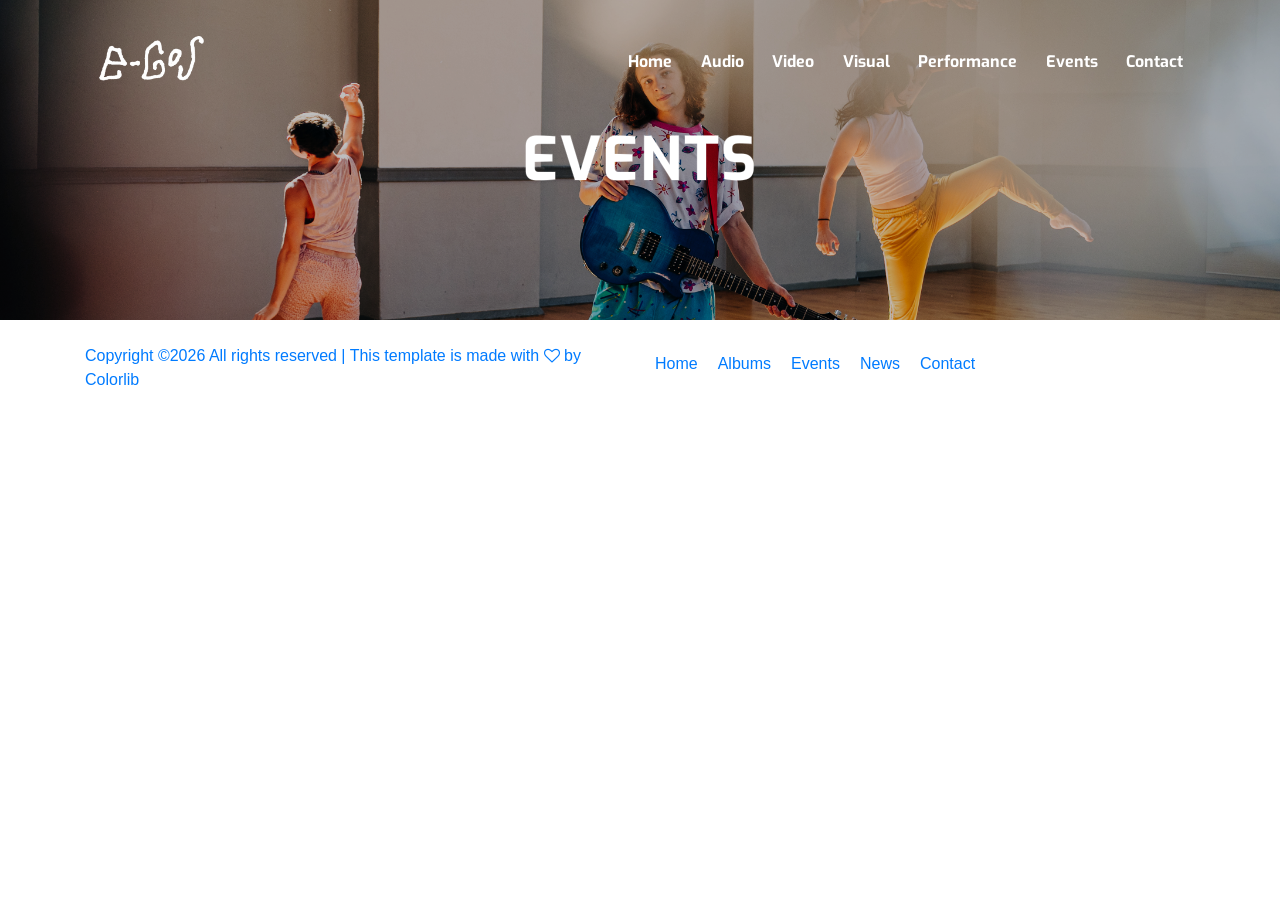
<file: event.html>
<!DOCTYPE html>
<html lang="en">

<head>

    <meta charset="UTF-8">

    <meta name="description"
        content="e-Gos Productions — video, visual art, performance, music, and experimental work.">

    <meta http-equiv="X-UA-Compatible" content="IE=edge">

    <meta name="viewport"
        content="width=device-width, initial-scale=1, shrink-to-fit=no">

    <title>e-Gos — Events</title>


    <!-- Favicon -->
    <link rel="icon" href="img/core-img/favicon.ico">


    <!-- Main Stylesheet -->
    <link rel="stylesheet" href="style.css">


    <!-- Google Font -->
    <link rel="preconnect" href="https://fonts.googleapis.com">

    <link rel="preconnect"
        href="https://fonts.gstatic.com"
        crossorigin>

    <link
        href="https://fonts.googleapis.com/css2?family=Exo:ital,wght@0,100..900;1,100..900&display=swap"
        rel="stylesheet">


    <!-- Small Internal Hero CSS -->
    <style>

        /* =========================================
           SMALL INTERNAL HERO
           ========================================= */

        .egos-internal-hero {
            position: relative;
            width: 100%;
            height: 320px;

            overflow: hidden;

            display: flex;
            align-items: center;
            justify-content: center;

            margin: 0;
        }


        .egos-internal-hero-bg {
            position: absolute;

            top: 0;
            left: 0;
            right: 0;
            bottom: 0;

            width: 100%;
            height: 100%;

            background-position: center;
            background-size: cover;
            background-repeat: no-repeat;

            z-index: 0;
        }


        .egos-internal-hero::after {
            content: "";

            position: absolute;

            top: 0;
            left: 0;
            right: 0;
            bottom: 0;

            background: rgba(0, 0, 0, 0.25);

            z-index: 1;
        }


        .egos-internal-hero-content {
            position: relative;

            z-index: 2;

            text-align: center;
        }


        .egos-internal-hero-content h2 {
            position: relative;

            margin: 0;

            color: #ffffff;

            font-size: 60px;

            font-weight: 700;

            text-transform: uppercase;

            letter-spacing: 2px;
        }


        .egos-internal-hero-content h2 span {
            position: absolute;

            left: 50%;
            top: 0;

            transform: translateX(-50%);

            width: 100%;

            color: transparent;

            -webkit-text-stroke: 1px rgba(255,255,255,0.25);

            z-index: -1;
        }


        /* =========================================
           VIDEO IFRAMES
           ========================================= */

        .egos-video-item iframe {
            display: block;

            width: 100%;

            aspect-ratio: 16 / 9;

            border: 0;

            margin: 0;
        }


        /* =========================================
           MOBILE HERO
           ========================================= */

        @media (max-width: 767px) {

            .egos-internal-hero {
                height: 240px;
            }

            .egos-internal-hero-content h2 {
                font-size: 42px;
            }

        }

    </style>

</head>


<body>


    <!-- =========================================
         PRELOADER
         ========================================= -->

    <div class="preloader d-flex align-items-center justify-content-center">

        <div class="lds-ellipsis">

            <div></div>
            <div></div>
            <div></div>
            <div></div>

        </div>

    </div>



    <!-- =========================================
         HEADER
         ========================================= -->

    <header class="header-area">

        <div class="oneMusic-main-menu">

            <div class="classy-nav-container breakpoint-off">

                <div class="container">

                    <nav
                        class="classy-navbar justify-content-between"
                        id="oneMusicNav"
                        aria-label="Main navigation">


                        <!-- LOGO -->

                        <a href="index.html"
                           class="nav-brand">

                            <img
                                src="images/Logo.png"
                                alt="e-Gos">

                        </a>


                        <!-- MOBILE TOGGLE -->

                        <div class="classy-navbar-toggler">

                            <span class="navbarToggler">

                                <span></span>
                                <span></span>
                                <span></span>

                            </span>

                        </div>


                        <!-- NAVIGATION -->

                        <div class="classy-menu">


                            <div class="classycloseIcon">

                                <div class="cross-wrap">

                                    <span class="top"></span>
                                    <span class="bottom"></span>

                                </div>

                            </div>


                            <div class="classynav">

                                <ul>


                                    <li>

                                        <a href="index.html">
                                            Home
                                        </a>

                                    </li>


                                    <li>

                                        <a href="audio.html">
                                            Audio
                                        </a>

                                    </li>


                                    <li class="active">

                                        <a href="video.html">
                                            Video
                                        </a>

                                    </li>


                                    <li>

                                        <a href="visual.html">
                                            Visual
                                        </a>

                                    </li>


                                    <li>

                                        <a href="performance.html">
                                            Performance
                                        </a>

                                    </li>


                                    <li>

                                        <a href="event.html">
                                            Events
                                        </a>

                                    </li>


                                    <li>

                                        <a href="contact.html">
                                            Contact
                                        </a>

                                    </li>


                                </ul>

                            </div>

                        </div>

                    </nav>

                </div>

            </div>

        </div>

    </header>



    <!-- =========================================
         SMALL INTERNAL HERO
         ========================================= -->

    <section class="egos-internal-hero">


        <!-- HERO BACKGROUND -->

        <div
            class="egos-internal-hero-bg"
            style="background-image: url('images/g (4).jpg');">
        </div>


        <!-- HERO TEXT -->

        <div class="egos-internal-hero-content">

            <h2>

                Events

                <span>
                   Events
                </span>

            </h2>

        </div>


    </section>


<!-- Elfsight Event Calendar | Untitled Event Calendar -->
<script src="https://elfsightcdn.com/platform.js" async></script>
<div class="elfsight-app-5ee5ebb2-7f50-4cee-ab23-d145bf56cb69" data-elfsight-app-lazy></div>

   

    <!-- ##### Footer Area Start ##### -->
    <footer class="footer-area">
        <div class="container">
            <div class="row d-flex flex-wrap align-items-center">
                <div class="col-12 col-md-6">
                    <a href="#"><img src="img/core-img/logo.png" alt=""></a>
                    <p class="copywrite-text"><a href="#"><!-- Link back to Colorlib can't be removed. Template is licensed under CC BY 3.0. -->
Copyright &copy;<script>document.write(new Date().getFullYear());</script> All rights reserved | This template is made with <i class="fa fa-heart-o" aria-hidden="true"></i> by <a href="https://colorlib.com" target="_blank">Colorlib</a>
<!-- Link back to Colorlib can't be removed. Template is licensed under CC BY 3.0. --></p>
                </div>

                <div class="col-12 col-md-6">
                    <div class="footer-nav">
                        <ul>
                            <li><a href="#">Home</a></li>
                            <li><a href="#">Albums</a></li>
                            <li><a href="#">Events</a></li>
                            <li><a href="#">News</a></li>
                            <li><a href="#">Contact</a></li>
                        </ul>
                    </div>
                </div>
            </div>
        </div>
    </footer>
    <!-- ##### Footer Area Start ##### -->

    <!-- ##### All Javascript Script ##### -->
    <!-- jQuery-2.2.4 js -->
    <script src="js/jquery/jquery-2.2.4.min.js"></script>
    <!-- Popper js -->
    <script src="js/bootstrap/popper.min.js"></script>
    <!-- Bootstrap js -->
    <script src="js/bootstrap/bootstrap.min.js"></script>
    <!-- All Plugins js -->
    <script src="js/plugins/plugins.js"></script>
    <!-- Active js -->
    <script src="js/active.js"></script>
</body>

</html>
</file>
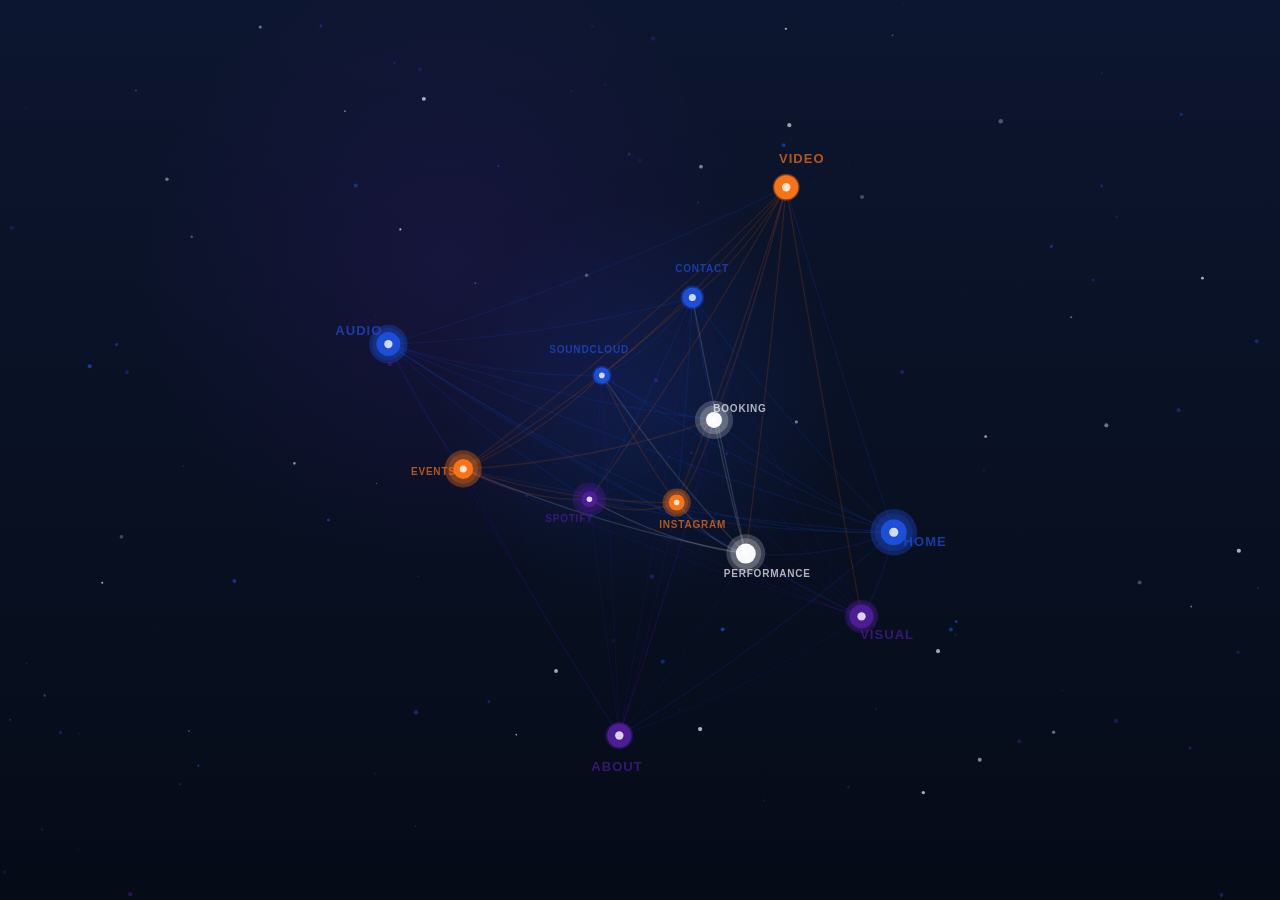
<file: index_Version2.html>
<!DOCTYPE html>
<html lang="en">
<head>
  <meta charset="UTF-8" />
  <meta name="viewport" content="width=device-width, initial-scale=1.0" />
  <title>Egos Productions</title>
  <style>
    :root {
      --bg-1: #050b17;
      --bg-2: #0d1630;
      --bg-3: #120d25;
      --blue: #1d4ed8;
      --purple: #4c1d95;
      --orange: #f97316;
      --white: #f8fafc;
    }

    * {
      margin: 0;
      padding: 0;
      box-sizing: border-box;
    }

    html, body {
      width: 100%;
      height: 100%;
      overflow: hidden;
      background:
        radial-gradient(circle at 50% 45%, rgba(29, 78, 216, 0.18), transparent 25%),
        radial-gradient(circle at 35% 30%, rgba(76, 29, 149, 0.18), transparent 30%),
        linear-gradient(180deg, var(--bg-2), var(--bg-1));
      font-family: "Segoe UI", Helvetica, Arial, sans-serif;
      color: var(--white);
      position: relative;
    }

    body {
      position: relative;
    }

    #network-canvas {
      position: absolute;
      inset: 0;
      width: 100%;
      height: 100%;
      display: block;
      background: transparent;
      cursor: default;
      z-index: 1;
    }

    /* Floating Window Styles */
    .floating-window {
      position: fixed;
      top: 50%;
      left: 50%;
      transform: translate(-50%, -50%);
      background: linear-gradient(135deg, rgba(13, 22, 48, 0.95), rgba(18, 13, 37, 0.95));
      border: 1px solid rgba(29, 78, 216, 0.3);
      border-radius: 8px;
      box-shadow: 0 8px 32px rgba(0, 0, 0, 0.5), 0 0 40px rgba(29, 78, 216, 0.15);
      backdrop-filter: blur(12px);
      display: none;
      flex-direction: column;
      width: 600px;
      max-height: 80vh;
      z-index: 1000;
      overflow: hidden;
    }

    .floating-window.open {
      display: flex;
    }

    .window-header {
      background: linear-gradient(90deg, rgba(29, 78, 216, 0.2), rgba(76, 29, 149, 0.2));
      padding: 12px 16px;
      border-bottom: 1px solid rgba(29, 78, 216, 0.2);
      display: flex;
      justify-content: space-between;
      align-items: center;
      user-select: none;
    }

    .window-title {
      font-weight: 600;
      font-size: 14px;
      letter-spacing: 1px;
      color: var(--white);
    }

    .close-btn {
      width: 28px;
      height: 28px;
      background: rgba(29, 78, 216, 0.2);
      border: 1px solid rgba(29, 78, 216, 0.4);
      border-radius: 4px;
      color: var(--white);
      cursor: pointer;
      display: flex;
      align-items: center;
      justify-content: center;
      font-size: 16px;
      transition: all 0.2s;
    }

    .close-btn:hover {
      background: rgba(29, 78, 216, 0.4);
      border-color: rgba(29, 78, 216, 0.6);
    }

    .window-content {
      flex: 1;
      overflow: auto;
      padding: 20px;
      color: rgba(248, 250, 252, 0.9);
      line-height: 1.6;
    }

    .window-content h1 {
      font-size: 24px;
      margin-bottom: 12px;
      color: var(--white);
    }

    .window-content h2 {
      font-size: 18px;
      margin-top: 16px;
      margin-bottom: 8px;
      color: rgba(248, 250, 252, 0.95);
    }

    .window-content p {
      margin-bottom: 12px;
      font-size: 14px;
    }

    .window-content a {
      color: var(--blue);
      text-decoration: none;
      transition: color 0.2s;
    }

    .window-content a:hover {
      color: var(--orange);
    }

    /* Scrollbar styling */
    .window-content::-webkit-scrollbar {
      width: 6px;
    }

    .window-content::-webkit-scrollbar-track {
      background: rgba(29, 78, 216, 0.1);
      border-radius: 3px;
    }

    .window-content::-webkit-scrollbar-thumb {
      background: rgba(29, 78, 216, 0.4);
      border-radius: 3px;
    }

    .window-content::-webkit-scrollbar-thumb:hover {
      background: rgba(29, 78, 216, 0.6);
    }

    .window-content {
      scrollbar-color: rgba(29, 78, 216, 0.4) rgba(29, 78, 216, 0.1);
      scrollbar-width: thin;
    }
  </style>
</head>
<body>
  <canvas id="network-canvas"></canvas>

  <div id="floating-window" class="floating-window">
    <div class="window-header">
      <div class="window-title">EGOS</div>
      <button class="close-btn">✕</button>
    </div>
    <div class="window-content"></div>
  </div>

  <script>
    // Single Window Manager
    const floatingWindow = document.getElementById('floating-window');
    const windowTitle = floatingWindow.querySelector('.window-title');
    const windowContent = floatingWindow.querySelector('.window-content');
    const closeBtn = floatingWindow.querySelector('.close-btn');

    closeBtn.addEventListener('click', () => {
      floatingWindow.classList.remove('open');
    });

    // Page Content Data
    const pageContent = {
      home: {
        title: 'HOME',
        content: `
          <h1>Welcome to Egos Productions</h1>
          <p>A creative collective exploring the intersection of sound, visual, and interactive media.</p>
          <h2>Featured</h2>
          <p>Check out our latest audio visualizations and performance pieces.</p>
        `
      },
      about: {
        title: 'ABOUT',
        content: `
          <h1>About Egos Productions</h1>
          <p>Founded in 2020, Egos Productions is a collective of artists and technologists pushing the boundaries of digital expression.</p>
          <h2>Our Mission</h2>
          <p>We create immersive experiences that blend technology, art, and sound into cohesive narratives.</p>
        `
      },
      audio: {
        title: 'AUDIO',
        content: `
          <h1>Audio Work</h1>
          <p>Explore our collection of ambient soundscapes, electronic productions, and collaborative pieces.</p>
          <h2>Recent Releases</h2>
          <p>Available on Spotify, SoundCloud, and all major streaming platforms.</p>
        `
      },
      video: {
        title: 'VIDEO',
        content: `
          <h1>Video & Visuals</h1>
          <p>Cinematic explorations and motion graphics that complement our sonic work.</p>
          <h2>Aesthetics</h2>
          <p>Our visual language draws from cyberpunk, minimalism, and organic motion.</p>
        `
      },
      visual: {
        title: 'VISUAL',
        content: `
          <h1>Visual Art</h1>
          <p>Static and dynamic installations exploring themes of identity and interconnection.</p>
          <h2>Collections</h2>
          <p>Digital installations, generative art, and interactive exhibits.</p>
        `
      },
      performance: {
        title: 'PERFORMANCE',
        content: `
          <h1>Live Performance</h1>
          <p>Multimedia performances combining live music, visuals, and interactive elements.</p>
          <h2>Upcoming Shows</h2>
          <p>See our events page for tour dates and bookings.</p>
        `
      },
      events: {
        title: 'EVENTS',
        content: `
          <h1>Events</h1>
          <p>Upcoming performances, installations, and collaborations.</p>
          <h2>2024 Calendar</h2>
          <p>Check back soon for announced dates and venues.</p>
        `
      },
      contact: {
        title: 'CONTACT',
        content: `
          <h1>Get in Touch</h1>
          <p>Interested in collaborating or booking? Reach out to us.</p>
          <h2>Email</h2>
          <p><a href="mailto:booking@egos.com">booking@egos.com</a></p>
        `
      }
    };

    function openWindow(pageId) {
      const content = pageContent[pageId];
      if (content) {
        windowTitle.textContent = content.title;
        windowContent.innerHTML = content.content;
        floatingWindow.classList.add('open');
      }
    }

    // Network Canvas Setup
    const canvas = document.getElementById("network-canvas");
    const ctx = canvas.getContext("2d");

    let width = canvas.width = window.innerWidth;
    let height = canvas.height = window.innerHeight;

    const palette = {
      blue: "#1d4ed8",
      purple: "#4c1d95",
      orange: "#f97316",
      white: "#f8fafc",
      blueSoft: "rgba(29, 78, 216, 0.35)",
      purpleSoft: "rgba(76, 29, 149, 0.35)",
      orangeSoft: "rgba(249, 115, 22, 0.35)",
      whiteSoft: "rgba(248, 250, 252, 0.2)"
    };

    const navigationNodes = [
      { id: "home", label: "HOME", color: palette.blue, glow: palette.blueSoft, baseAngle: 0.2, distance: 260, size: 13, isBold: true },
      { id: "about", label: "ABOUT", color: palette.purple, glow: palette.purpleSoft, baseAngle: 1.7, distance: 290, size: 12, isBold: true },
      { id: "audio", label: "AUDIO", color: palette.blue, glow: palette.blueSoft, baseAngle: 3.4, distance: 265, size: 12, isBold: true },
      { id: "video", label: "VIDEO", color: palette.orange, glow: palette.orangeSoft, baseAngle: 5.2, distance: 300, size: 12, isBold: true },
      { id: "visual", label: "VISUAL", color: palette.purple, glow: palette.purpleSoft, baseAngle: 6.8, distance: 270, size: 12, isBold: true },

      { id: "performance", label: "PERFORMANCE", color: palette.white, glow: palette.whiteSoft, baseAngle: 0.9, distance: 155, size: 10 },
      { id: "events", label: "EVENTS", color: palette.orange, glow: palette.orangeSoft, baseAngle: 2.9, distance: 170, size: 10 },
      { id: "contact", label: "CONTACT", color: palette.blue, glow: palette.blueSoft, baseAngle: 5.1, distance: 165, size: 10 },

      { id: "instagram", label: "INSTAGRAM", url: "https://instagram.com", color: palette.orange, glow: palette.orangeSoft, baseAngle: 1.1, distance: 72, size: 8 },
      { id: "spotify", label: "SPOTIFY", url: "https://spotify.com", color: palette.purple, glow: palette.purpleSoft, baseAngle: 2.5, distance: 78, size: 8 },
      { id: "soundcloud", label: "SOUNDCLOUD", url: "https://soundcloud.com", color: palette.blue, glow: palette.blueSoft, baseAngle: 4.2, distance: 82, size: 8 },
      { id: "booking", label: "BOOKING", url: "mailto:booking@egos.com", color: palette.white, glow: palette.whiteSoft, baseAngle: 5.8, distance: 74, size: 8 }
    ];

    let nodes = [];
    let particles = [];
    let tendrils = [];

    class InteractiveNode {
      constructor(config) {
        this.id = config.id;
        this.label = config.label;
        this.url = config.url || null;
        this.baseAngle = config.baseAngle;
        this.distance = config.distance;
        this.color = config.color;
        this.glow = config.glow;
        this.radius = config.size;
        this.size = config.size;
        this.isBold = config.isBold || false;

        this.x = 0;
        this.y = 0;
        this.hoverScale = 0;
        this.pulse = 0;
        this.phase = Math.random() * Math.PI * 2;
        this.isHovered = false;
      }

      update(time) {
        const cx = width / 2;
        const cy = height / 2;

        const drift = Math.sin(time * 0.00018 + this.phase) * 8;
        const orbit = this.baseAngle + Math.sin(time * 0.00012 + this.phase) * 0.14;
        const distance = this.distance + drift;

        this.x = cx + Math.cos(orbit) * distance;
        this.y = cy + Math.sin(orbit) * distance;

        this.pulse = 1 + Math.sin(time * 0.0016 + this.phase) * 0.8;

        const target = this.isHovered ? 1 : 0;
        this.hoverScale += (target - this.hoverScale) * 0.08;
      }

      draw() {
        const glowRadius = this.radius + this.pulse * 7 + this.hoverScale * 12;

        ctx.beginPath();
        ctx.arc(this.x, this.y, glowRadius, 0, Math.PI * 2);
        ctx.fillStyle = this.glow;
        ctx.fill();

        ctx.beginPath();
        ctx.arc(this.x, this.y, this.radius + this.pulse * 4 + this.hoverScale * 8, 0, Math.PI * 2);
        ctx.fillStyle = this.glow.replace("0.35", "0.22").replace("0.2", "0.22");
        ctx.fill();

        ctx.beginPath();
        ctx.arc(this.x, this.y, this.radius + this.hoverScale * 4, 0, Math.PI * 2);
        ctx.fillStyle = this.color;
        ctx.fill();

        ctx.beginPath();
        ctx.arc(this.x, this.y, Math.max(1.6, this.radius * 0.35), 0, Math.PI * 2);
        ctx.fillStyle = "rgba(255,255,255,0.8)";
        ctx.fill();

        ctx.fillStyle = this.color === palette.white ? "#f8fafc" : this.color;
        ctx.textAlign = "center";
        ctx.textBaseline = "middle";
        ctx.letterSpacing = "0.08em";
        ctx.globalAlpha = 0.7 + this.hoverScale * 0.25;

        if (this.isBold) {
          ctx.font = "700 13px Segoe UI, sans-serif";
        } else {
          ctx.font = "600 10px Segoe UI, sans-serif";
        }

        const labelAngle = Math.atan2(this.y - height / 2, this.x - width / 2);
        const labelDistance = this.radius + 20 + this.hoverScale * 8;
        const lx = this.x + Math.cos(labelAngle) * labelDistance;
        const ly = this.y + Math.sin(labelAngle) * labelDistance;

        ctx.fillText(this.label, lx, ly);
        ctx.globalAlpha = 1;
      }

      hitTest(mx, my) {
        const dist = Math.hypot(this.x - mx, this.y - my);
        const hitRadius = this.radius + 14 + this.hoverScale * 10;
        this.isHovered = dist < hitRadius;
        return this.isHovered;
      }
    }

    class GlitterParticle {
      constructor() {
        this.x = Math.random() * width;
        this.y = Math.random() * height;
        this.vx = (Math.random() - 0.5) * 0.18;
        this.vy = (Math.random() - 0.5) * 0.18;
        this.size = Math.random() * 1.8 + 0.5;
        this.alpha = Math.random() * 0.7 + 0.2;
        this.phase = Math.random() * Math.PI * 2;
        this.color = ["#f8fafc", "#1d4ed8", "#4c1d95"][Math.floor(Math.random() * 3)];
      }

      update() {
        this.x += this.vx;
        this.y += this.vy;

        if (this.x < 0 || this.x > width) this.vx *= -1;
        if (this.y < 0 || this.y > height) this.vy *= -1;

        this.x = Math.min(width, Math.max(0, this.x));
        this.y = Math.min(height, Math.max(0, this.y));

        this.alpha = 0.2 + (Math.sin(performance.now() * 0.0018 + this.phase) + 1) * 0.25;
      }

      draw() {
        ctx.beginPath();
        ctx.arc(this.x, this.y, this.size, 0, Math.PI * 2);
        ctx.fillStyle = this.color;
        ctx.globalAlpha = this.alpha;
        ctx.fill();
        ctx.globalAlpha = 1;
      }
    }

    class Tendril {
      constructor(a, b) {
        this.a = a;
        this.b = b;
        this.offset = Math.random() * Math.PI * 2;
        this.baseColor = a.color === palette.white ? palette.white : a.color;
      }

      update(time) {
        this.offset = time * 0.00008 + this.offset * 0.02;
      }

      draw() {
        const midX = (this.a.x + this.b.x) / 2;
        const midY = (this.a.y + this.b.y) / 2;
        const curve = 18;

        const waveX = midX + Math.sin(this.offset) * curve;
        const waveY = midY + Math.cos(this.offset * 1.4) * curve;

        ctx.beginPath();
        ctx.moveTo(this.a.x, this.a.y);
        ctx.quadraticCurveTo(waveX, waveY, this.b.x, this.b.y);

        ctx.strokeStyle = this.baseColor;
        ctx.lineWidth = 0.7;
        ctx.globalAlpha = 0.18;
        ctx.stroke();

        ctx.beginPath();
        ctx.moveTo(this.a.x, this.a.y);
        ctx.quadraticCurveTo(waveX, waveY, this.b.x, this.b.y);

        ctx.strokeStyle = this.baseColor;
        ctx.lineWidth = 2.2;
        ctx.globalAlpha = 0.04;
        ctx.stroke();
        ctx.globalAlpha = 1;
      }
    }

    function createTendrils() {
      tendrils = [];
      for (let i = 0; i < nodes.length; i++) {
        for (let j = i + 1; j < nodes.length; j++) {
          const distance = Math.hypot(nodes[i].x - nodes[j].x, nodes[i].y - nodes[j].y);
          if (distance < 420) {
            tendrils.push(new Tendril(nodes[i], nodes[j]));
          }
        }
      }
    }

    function initScene() {
      nodes = navigationNodes.map(config => new InteractiveNode(config));
      particles = [];

      for (let i = 0; i < 120; i++) {
        particles.push(new GlitterParticle());
      }

      createTendrils();
    }

    function animate(time) {
      ctx.clearRect(0, 0, width, height);

      particles.forEach(p => p.update());
      nodes.forEach(node => node.update(time));

      tendrils.forEach(t => t.update(time));
      tendrils.forEach(t => t.draw());

      particles.forEach(p => p.draw());

      nodes.forEach(node => node.draw());

      requestAnimationFrame(animate);
    }

    canvas.addEventListener("mousemove", (event) => {
      const rect = canvas.getBoundingClientRect();
      const mx = event.clientX - rect.left;
      const my = event.clientY - rect.top;

      let hoverFound = false;
      nodes.forEach(node => {
        if (node.hitTest(mx, my)) {
          hoverFound = true;
        }
      });

      canvas.style.cursor = hoverFound ? "pointer" : "default";
    });

    canvas.addEventListener("mouseleave", () => {
      nodes.forEach(node => {
        node.isHovered = false;
      });
      canvas.style.cursor = "default";
    });

    canvas.addEventListener("click", (event) => {
      const rect = canvas.getBoundingClientRect();
      const mx = event.clientX - rect.left;
      const my = event.clientY - rect.top;

      for (const node of nodes) {
        if (node.hitTest(mx, my)) {
          if (pageContent[node.id]) {
            // Open floating window
            openWindow(node.id);
          } else if (node.url) {
            // External links still navigate
            window.location.href = node.url;
          }
          return;
        }
      }
    });

    window.addEventListener("resize", () => {
      width = canvas.width = window.innerWidth;
      height = canvas.height = window.innerHeight;
      initScene();
    });

    initScene();
    requestAnimationFrame(animate);
  </script>
</body>
</html>
</file>
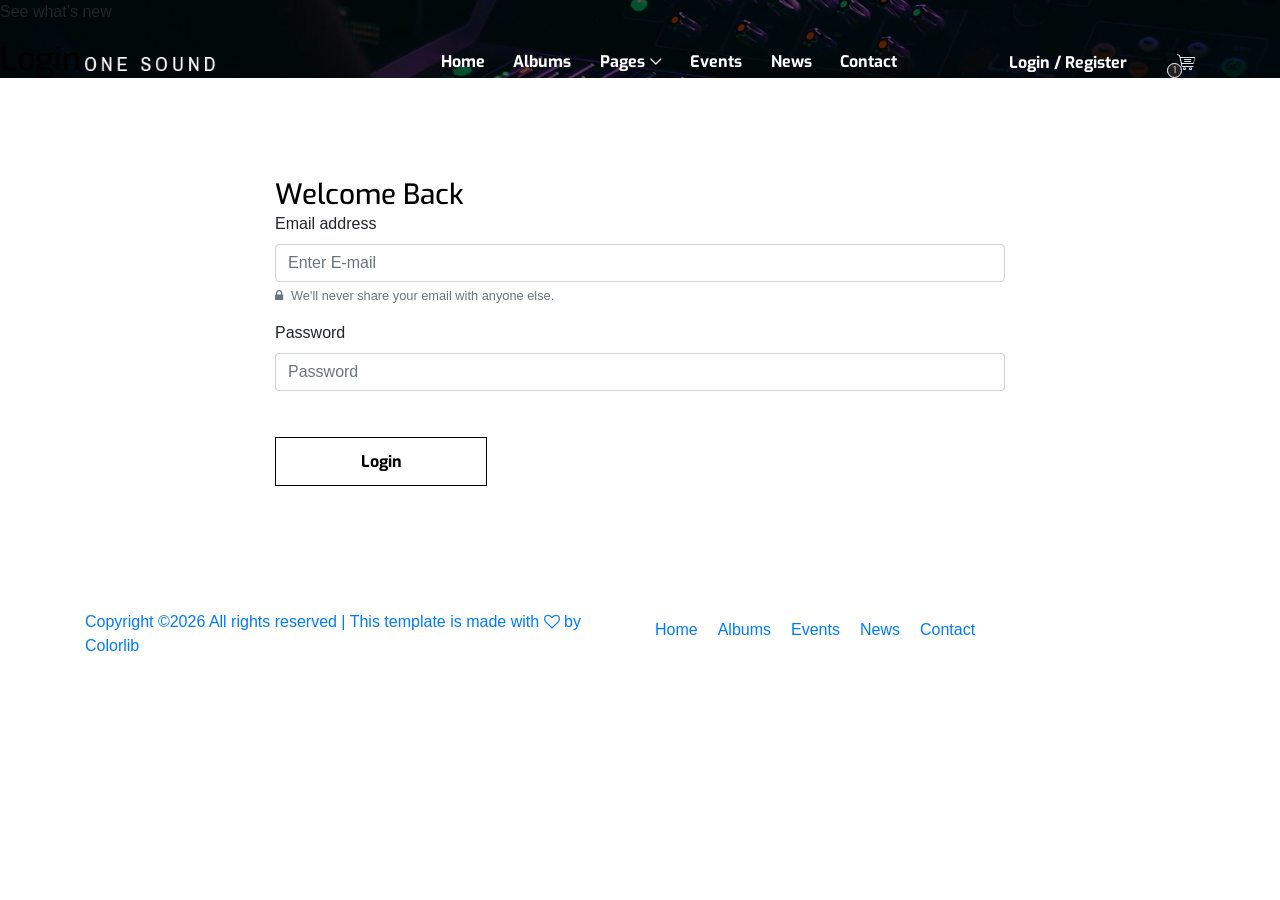
<file: login.html>
<!DOCTYPE html>
<html lang="en">

<head>
    <meta charset="UTF-8">
    <meta name="description" content="">
    <meta http-equiv="X-UA-Compatible" content="IE=edge">
    <meta name="viewport" content="width=device-width, initial-scale=1, shrink-to-fit=no">
    <!-- The above 4 meta tags *must* come first in the head; any other head content must come *after* these tags -->

    <!-- Title -->
    <title>One Music - Modern Music HTML5 Template</title>

    <!-- Favicon -->
    <link rel="icon" href="img/core-img/favicon.ico">

    <!-- Stylesheet -->
    <link rel="stylesheet" href="style.css">

</head>

<body>
    <!-- Preloader -->
    <div class="preloader d-flex align-items-center justify-content-center">
        <div class="lds-ellipsis">
            <div></div>
            <div></div>
            <div></div>
            <div></div>
        </div>
    </div>

    <!-- ##### Header Area Start ##### -->
    <header class="header-area">
        <!-- Navbar Area -->
        <div class="oneMusic-main-menu">
            <div class="classy-nav-container breakpoint-off">
                <div class="container">
                    <!-- Menu -->
                    <nav class="classy-navbar justify-content-between" id="oneMusicNav">

                        <!-- Nav brand -->
                        <a href="index.html" class="nav-brand"><img src="img/core-img/logo.png" alt=""></a>

                        <!-- Navbar Toggler -->
                        <div class="classy-navbar-toggler">
                            <span class="navbarToggler"><span></span><span></span><span></span></span>
                        </div>

                        <!-- Menu -->
                        <div class="classy-menu">

                            <!-- Close Button -->
                            <div class="classycloseIcon">
                                <div class="cross-wrap"><span class="top"></span><span class="bottom"></span></div>
                            </div>

                            <!-- Nav Start -->
                            <div class="classynav">
                                <ul>
                                    <li><a href="index.html">Home</a></li>
                                    <li><a href="albums-store.html">Albums</a></li>
                                    <li><a href="#">Pages</a>
                                        <ul class="dropdown">
                                            <li><a href="index.html">Home</a></li>
                                            <li><a href="albums-store.html">Albums</a></li>
                                            <li><a href="event.html">Events</a></li>
                                            <li><a href="blog.html">News</a></li>
                                            <li><a href="contact.html">Contact</a></li>
                                            <li><a href="elements.html">Elements</a></li>
                                            <li><a href="login.html">Login</a></li>
                                            <li><a href="#">Dropdown</a>
                                                <ul class="dropdown">
                                                    <li><a href="#">Even Dropdown</a></li>
                                                    <li><a href="#">Even Dropdown</a></li>
                                                    <li><a href="#">Even Dropdown</a></li>
                                                    <li><a href="#">Even Dropdown</a>
                                                        <ul class="dropdown">
                                                            <li><a href="#">Deeply Dropdown</a></li>
                                                            <li><a href="#">Deeply Dropdown</a></li>
                                                            <li><a href="#">Deeply Dropdown</a></li>
                                                            <li><a href="#">Deeply Dropdown</a></li>
                                                            <li><a href="#">Deeply Dropdown</a></li>
                                                        </ul>
                                                    </li>
                                                    <li><a href="#">Even Dropdown</a></li>
                                                </ul>
                                            </li>
                                        </ul>
                                    </li>
                                    <li><a href="event.html">Events</a></li>
                                    <li><a href="blog.html">News</a></li>
                                    <li><a href="contact.html">Contact</a></li>
                                </ul>

                                <!-- Login/Register & Cart Button -->
                                <div class="login-register-cart-button d-flex align-items-center">
                                    <!-- Login/Register -->
                                    <div class="login-register-btn mr-50">
                                        <a href="login.html" id="loginBtn">Login / Register</a>
                                    </div>

                                    <!-- Cart Button -->
                                    <div class="cart-btn">
                                        <p><span class="icon-shopping-cart"></span> <span class="quantity">1</span></p>
                                    </div>
                                </div>
                            </div>
                            <!-- Nav End -->

                        </div>
                    </nav>
                </div>
            </div>
        </div>
    </header>
    <!-- ##### Header Area End ##### -->

    <!-- ##### Breadcumb Area Start ##### -->
    <section class="breadcumb-area bg-img bg-overlay" style="background-image: url(img/bg-img/breadcumb3.jpg);">
        <div class="bradcumbContent">
            <p>See what’s new</p>
            <h2>Login</h2>
        </div>
    </section>
    <!-- ##### Breadcumb Area End ##### -->

    <!-- ##### Login Area Start ##### -->
    <section class="login-area section-padding-100">
        <div class="container">
            <div class="row justify-content-center">
                <div class="col-12 col-lg-8">
                    <div class="login-content">
                        <h3>Welcome Back</h3>
                        <!-- Login Form -->
                        <div class="login-form">
                            <form action="#" method="post">
                                <div class="form-group">
                                    <label for="exampleInputEmail1">Email address</label>
                                    <input type="email" class="form-control" id="exampleInputEmail1" aria-describedby="emailHelp" placeholder="Enter E-mail">
                                    <small id="emailHelp" class="form-text text-muted"><i class="fa fa-lock mr-2"></i>We'll never share your email with anyone else.</small>
                                </div>
                                <div class="form-group">
                                    <label for="exampleInputPassword1">Password</label>
                                    <input type="password" class="form-control" id="exampleInputPassword1" placeholder="Password">
                                </div>
                                <button type="submit" class="btn oneMusic-btn mt-30">Login</button>
                            </form>
                        </div>
                    </div>
                </div>
            </div>
        </div>
    </section>
    <!-- ##### Login Area End ##### -->

    <!-- ##### Footer Area Start ##### -->
    <footer class="footer-area">
        <div class="container">
            <div class="row d-flex flex-wrap align-items-center">
                <div class="col-12 col-md-6">
                    <a href="#"><img src="img/core-img/logo.png" alt=""></a>
                    <p class="copywrite-text"><a href="#"><!-- Link back to Colorlib can't be removed. Template is licensed under CC BY 3.0. -->
Copyright &copy;<script>document.write(new Date().getFullYear());</script> All rights reserved | This template is made with <i class="fa fa-heart-o" aria-hidden="true"></i> by <a href="https://colorlib.com" target="_blank">Colorlib</a>
<!-- Link back to Colorlib can't be removed. Template is licensed under CC BY 3.0. --></p>
                </div>

                <div class="col-12 col-md-6">
                    <div class="footer-nav">
                        <ul>
                            <li><a href="#">Home</a></li>
                            <li><a href="#">Albums</a></li>
                            <li><a href="#">Events</a></li>
                            <li><a href="#">News</a></li>
                            <li><a href="#">Contact</a></li>
                        </ul>
                    </div>
                </div>
            </div>
        </div>
    </footer>
    <!-- ##### Footer Area Start ##### -->

    <!-- ##### All Javascript Script ##### -->
    <!-- jQuery-2.2.4 js -->
    <script src="js/jquery/jquery-2.2.4.min.js"></script>
    <!-- Popper js -->
    <script src="js/bootstrap/popper.min.js"></script>
    <!-- Bootstrap js -->
    <script src="js/bootstrap/bootstrap.min.js"></script>
    <!-- All Plugins js -->
    <script src="js/plugins/plugins.js"></script>
    <!-- Active js -->
    <script src="js/active.js"></script>
</body>

</html>
</file>
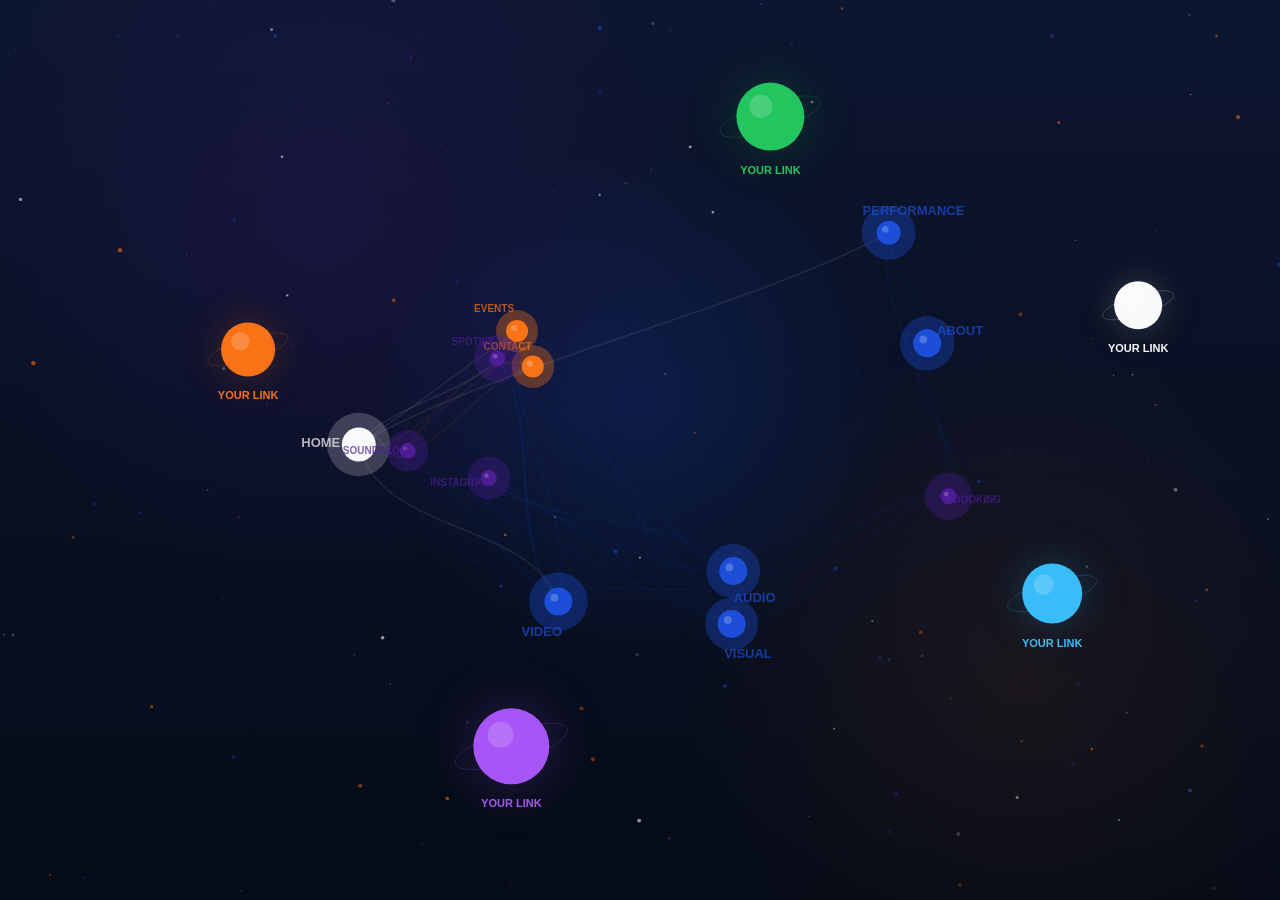
<file: network-viewer_Version2.html>
<!DOCTYPE html>
<html lang="en">
<head>
  <meta charset="UTF-8" />
  <meta name="viewport" content="width=device-width, initial-scale=1.0" />
  <title>e-Gos Network</title>

  <style>
    * {
      margin: 0;
      padding: 0;
      box-sizing: border-box;
    }

    html,
    body {
      width: 100%;
      height: 100%;
      overflow: hidden;
      background:
        radial-gradient(
          circle at 50% 45%,
          rgba(29, 78, 216, 0.20),
          transparent 32%
        ),
        radial-gradient(
          circle at 25% 25%,
          rgba(76, 29, 149, 0.18),
          transparent 32%
        ),
        radial-gradient(
          circle at 80% 75%,
          rgba(249, 115, 22, 0.08),
          transparent 28%
        ),
        linear-gradient(180deg, #0d1630, #050b17);

      font-family: "Segoe UI", Helvetica, Arial, sans-serif;
    }

    #network-canvas {
      position: absolute;
      inset: 0;
      width: 100%;
      height: 100%;
      display: block;
      background: transparent;
    }
  </style>
</head>

<body>

<canvas id="network-canvas"></canvas>

<script>
const canvas = document.getElementById("network-canvas");
const ctx = canvas.getContext("2d");

let width = canvas.width = window.innerWidth;
let height = canvas.height = window.innerHeight;


/* =========================================================
   COLOR PALETTE
========================================================= */

const palette = {
  blue: "#1d4ed8",
  purple: "#4c1d95",
  orange: "#f97316",
  white: "#f8fafc",

  blueSoft: "rgba(29, 78, 216, 0.35)",
  purpleSoft: "rgba(76, 29, 149, 0.35)",
  orangeSoft: "rgba(249, 115, 22, 0.35)",
  whiteSoft: "rgba(248, 250, 252, 0.20)"
};


/* =========================================================
   MAIN WEB NODES
   Edit these whenever you want to change the network.
========================================================= */

const navigationNodes = [

  {
    id: "home",
    label: "HOME",
    url: "/index.html",
    color: palette.white,
    glow: palette.whiteSoft,
    size: 17,
    bold: true
  },

  {
    id: "about",
    label: "ABOUT",
    url: "/about.html",
    color: palette.blue,
    glow: palette.blueSoft,
    size: 14,
    bold: true
  },

  {
    id: "audio",
    label: "AUDIO",
    url: "/audio.html",
    color: palette.blue,
    glow: palette.blueSoft,
    size: 14,
    bold: true
  },

  {
    id: "video",
    label: "VIDEO",
    url: "/video.html",
    color: palette.blue,
    glow: palette.blueSoft,
    size: 14,
    bold: true
  },

  {
    id: "visual",
    label: "VISUAL",
    url: "/visual.html",
    color: palette.blue,
    glow: palette.blueSoft,
    size: 14,
    bold: true
  },

  {
    id: "performance",
    label: "PERFORMANCE",
    url: "/performance.html",
    color: palette.blue,
    glow: palette.blueSoft,
    size: 12,
    bold: true
  },

  {
    id: "events",
    label: "EVENTS",
    url: "/events.html",
    color: palette.orange,
    glow: palette.orangeSoft,
    size: 11
  },

  {
    id: "contact",
    label: "CONTACT",
    url: "/contact.html",
    color: palette.orange,
    glow: palette.orangeSoft,
    size: 11
  },

  {
    id: "instagram",
    label: "INSTAGRAM",
    url: "https://www.instagram.com/egos.producer/",
    color: palette.purple,
    glow: palette.purpleSoft,
    size: 8
  },

  {
    id: "spotify",
    label: "SPOTIFY",
    url: "https://open.spotify.com/artist/7BO0dsRrLZgyIqVinsUjnA?si=rrb20EO4SI-xgIIj46CuUQ",
    color: palette.purple,
    glow: palette.purpleSoft,
    size: 8
  },

  {
    id: "soundcloud",
    label: "SOUNDCLOUD",
    url: "https://soundcloud.com/e-gosss",
    color: palette.purple,
    glow: palette.purpleSoft,
    size: 8
  },

  {
    id: "booking",
    label: "BOOKING",
    url: "mailto:booking@egosproductions.com",
    color: palette.purple,
    glow: palette.purpleSoft,
    size: 8
  }

];


/* =========================================================
   PLANET NODES
   =========================================================

   THESE ARE YOUR BLANK CUSTOMIZABLE NODES.

   Change:

   label = text
   url   = destination
   color = planet color
   size  = planet size
   distance = how far outside the main web

   You can duplicate these to create more.
========================================================= */

const planetTemplates = [

  {
    id: "planet-1",
    label: "YOUR LINK",
    url: "#",
    color: "#38bdf8",
    glow: "rgba(56, 189, 248, 0.25)",
    size: 30,
    distance: 430,
    angle: 0.3
  },

  {
    id: "planet-2",
    label: "YOUR LINK",
    url: "#",
    color: "#a855f7",
    glow: "rgba(168, 85, 247, 0.25)",
    size: 38,
    distance: 470,
    angle: 2.0
  },

  {
    id: "planet-3",
    label: "YOUR LINK",
    url: "#",
    color: "#f97316",
    glow: "rgba(249, 115, 22, 0.25)",
    size: 27,
    distance: 440,
    angle: 3.6
  },

  {
    id: "planet-4",
    label: "YOUR LINK",
    url: "#",
    color: "#22c55e",
    glow: "rgba(34, 197, 94, 0.22)",
    size: 34,
    distance: 500,
    angle: 5.0
  },

  {
    id: "planet-5",
    label: "YOUR LINK",
    url: "#",
    color: "#f8fafc",
    glow: "rgba(248, 250, 252, 0.20)",
    size: 24,
    distance: 520,
    angle: 5.8
  }

];


/* =========================================================
   STATE
========================================================= */

let nodes = [];
let planets = [];
let particles = [];
let tendrils = [];


/* =========================================================
   MAIN WEB NODE
========================================================= */

class InteractiveNode {

  constructor(config) {

    this.id = config.id;
    this.label = config.label;
    this.url = config.url;

    this.color = config.color;
    this.glow = config.glow;

    this.radius = config.size;
    this.bold = config.bold || false;

    this.x = 0;
    this.y = 0;

    this.angle =
      Math.random() * Math.PI * 2;

    this.distance =
      120 + Math.random() * 260;

    this.phase =
      Math.random() * Math.PI * 2;

    this.speed =
      0.00005 +
      Math.random() * 0.00008;

    this.hoverScale = 0;
    this.pulse = Math.random() * Math.PI * 2;

    this.isHovered = false;
  }


  update(time) {

    const cx = width / 2;
    const cy = height / 2;

    /*
      Organic orbital movement
    */

    const movement =
      Math.sin(
        time * this.speed +
        this.phase
      ) * 0.25;

    const orbit =
      this.angle +
      movement;

    const distance =
      this.distance +
      Math.sin(
        time * 0.0002 +
        this.phase
      ) * 35;

    this.x =
      cx +
      Math.cos(orbit) * distance;

    this.y =
      cy +
      Math.sin(orbit) * distance * 0.72;


    /*
      Hover animation
    */

    const target =
      this.isHovered ? 1 : 0;

    this.hoverScale +=
      (target - this.hoverScale) * 0.08;


    this.pulse =
      Math.sin(
        time * 0.0015 +
        this.phase
      );
  }


  draw() {

    const pulseAmount =
      (this.pulse + 1) * 3;

    const radius =
      this.radius +
      this.hoverScale * 4;


    /*
      Outer glow
    */

    ctx.beginPath();

    ctx.arc(
      this.x,
      this.y,
      radius + 10 + pulseAmount,
      0,
      Math.PI * 2
    );

    ctx.fillStyle = this.glow;
    ctx.fill();


    /*
      Planet/node
    */

    ctx.beginPath();

    ctx.arc(
      this.x,
      this.y,
      radius,
      0,
      Math.PI * 2
    );

    ctx.fillStyle = this.color;
    ctx.fill();


    /*
      Highlight
    */

    ctx.beginPath();

    ctx.arc(
      this.x - radius * 0.28,
      this.y - radius * 0.28,
      radius * 0.28,
      0,
      Math.PI * 2
    );

    ctx.fillStyle =
      "rgba(255,255,255,0.22)";

    ctx.fill();


    /*
      Label
    */

    ctx.fillStyle = this.color;

    ctx.globalAlpha =
      0.7 +
      this.hoverScale * 0.3;

    ctx.font =
      this.bold
        ? "700 13px Segoe UI, sans-serif"
        : "600 10px Segoe UI, sans-serif";

    ctx.textAlign = "center";
    ctx.textBaseline = "middle";

    const labelAngle =
      Math.atan2(
        this.y - height / 2,
        this.x - width / 2
      );

    const labelDistance =
      radius + 21;

    const lx =
      this.x +
      Math.cos(labelAngle) *
      labelDistance;

    const ly =
      this.y +
      Math.sin(labelAngle) *
      labelDistance;

    ctx.fillText(
      this.label,
      lx,
      ly
    );

    ctx.globalAlpha = 1;
  }


  hitTest(mx, my) {

    const distance =
      Math.hypot(
        this.x - mx,
        this.y - my
      );

    const hitRadius =
      this.radius +
      18 +
      this.hoverScale * 8;

    this.isHovered =
      distance < hitRadius;

    return this.isHovered;
  }

}


/* =========================================================
   PLANET
========================================================= */

class Planet {

  constructor(config) {

    this.id = config.id;
    this.label = config.label;
    this.url = config.url;

    this.color = config.color;
    this.glow = config.glow;

    this.radius = config.size;
    this.baseDistance = config.distance;
    this.baseAngle = config.angle;

    this.phase =
      Math.random() * Math.PI * 2;

    this.x = 0;
    this.y = 0;

    this.hoverScale = 0;

    this.isHovered = false;
  }


  update(time) {

    const cx = width / 2;
    const cy = height / 2;

    /*
      Slow wandering movement
    */

    const angle =
      this.baseAngle +
      Math.sin(
        time * 0.00006 +
        this.phase
      ) * 0.18;

    const distance =
      this.baseDistance +
      Math.sin(
        time * 0.00012 +
        this.phase
      ) * 35;

    this.x =
      cx +
      Math.cos(angle) *
      distance;

    this.y =
      cy +
      Math.sin(angle) *
      distance *
      0.70;


    const target =
      this.isHovered ? 1 : 0;

    this.hoverScale +=
      (target - this.hoverScale) *
      0.08;
  }


  draw() {

    const radius =
      this.radius +
      this.hoverScale * 8;


    /*
      Large atmospheric glow
    */

    const gradient =
      ctx.createRadialGradient(
        this.x,
        this.y,
        0,
        this.x,
        this.y,
        radius * 2.5
      );

    gradient.addColorStop(
      0,
      this.glow
    );

    gradient.addColorStop(
      1,
      "rgba(0,0,0,0)"
    );

    ctx.beginPath();

    ctx.arc(
      this.x,
      this.y,
      radius * 2.5,
      0,
      Math.PI * 2
    );

    ctx.fillStyle = gradient;
    ctx.fill();


    /*
      Planet body
    */

    ctx.beginPath();

    ctx.arc(
      this.x,
      this.y,
      radius,
      0,
      Math.PI * 2
    );

    ctx.fillStyle = this.color;
    ctx.fill();


    /*
      Planet highlight
    */

    ctx.beginPath();

    ctx.arc(
      this.x - radius * 0.28,
      this.y - radius * 0.30,
      radius * 0.34,
      0,
      Math.PI * 2
    );

    ctx.fillStyle =
      "rgba(255,255,255,0.18)";

    ctx.fill();


    /*
      Orbit ring
    */

    ctx.beginPath();

    ctx.ellipse(
      this.x,
      this.y,
      radius * 1.55,
      radius * 0.42,
      -0.3,
      0,
      Math.PI * 2
    );

    ctx.strokeStyle =
      this.color;

    ctx.lineWidth = 0.7;

    ctx.globalAlpha = 0.28;

    ctx.stroke();

    ctx.globalAlpha = 1;


    /*
      Label
    */

    ctx.fillStyle =
      this.color;

    ctx.font =
      "600 11px Segoe UI, sans-serif";

    ctx.textAlign = "center";

    ctx.fillText(
      this.label,
      this.x,
      this.y + radius + 20
    );
  }


  hitTest(mx, my) {

    const distance =
      Math.hypot(
        this.x - mx,
        this.y - my
      );

    const hitRadius =
      this.radius +
      20;

    this.isHovered =
      distance < hitRadius;

    return this.isHovered;
  }

}


/* =========================================================
   PARTICLES
========================================================= */

class GlitterParticle {

  constructor() {

    this.x =
      Math.random() * width;

    this.y =
      Math.random() * height;

    this.vx =
      (Math.random() - 0.5) *
      0.22;

    this.vy =
      (Math.random() - 0.5) *
      0.22;

    this.size =
      Math.random() * 1.8 +
      0.4;

    this.phase =
      Math.random() *
      Math.PI * 2;

    this.color =
      [
        palette.white,
        palette.blue,
        palette.purple,
        palette.orange
      ][
        Math.floor(
          Math.random() * 4
        )
      ];
  }


  update() {

    this.x += this.vx;
    this.y += this.vy;


    if (
      this.x < 0 ||
      this.x > width
    ) {
      this.vx *= -1;
    }


    if (
      this.y < 0 ||
      this.y > height
    ) {
      this.vy *= -1;
    }
  }


  draw() {

    const alpha =
      0.15 +
      (
        Math.sin(
          performance.now() *
          0.0015 +
          this.phase
        ) + 1
      ) * 0.22;

    ctx.beginPath();

    ctx.arc(
      this.x,
      this.y,
      this.size,
      0,
      Math.PI * 2
    );

    ctx.fillStyle =
      this.color;

    ctx.globalAlpha =
      alpha;

    ctx.fill();

    ctx.globalAlpha = 1;
  }

}


/* =========================================================
   SWISHY TENDRILS
========================================================= */

class Tendril {

  constructor(a, b) {

    this.a = a;
    this.b = b;

    this.phase =
      Math.random() *
      Math.PI * 2;

    this.wave =
      20 +
      Math.random() * 45;

    this.speed =
      0.0004 +
      Math.random() * 0.0004;

    this.baseColor =
      a.color;
  }


  draw(time) {

    const ax = this.a.x;
    const ay = this.a.y;

    const bx = this.b.x;
    const by = this.b.y;

    const dx = bx - ax;
    const dy = by - ay;

    const distance =
      Math.hypot(dx, dy);

    const nx =
      -dy / distance;

    const ny =
      dx / distance;


    /*
      Multiple control points make
      the tendrils bend smoothly.
    */

    const wave =
      Math.sin(
        time * this.speed +
        this.phase
      ) *
      this.wave;


    const c1x =
      ax +
      dx * 0.28 +
      nx * wave;

    const c1y =
      ay +
      dy * 0.28 +
      ny * wave;


    const c2x =
      ax +
      dx * 0.72 -
      nx * wave * 0.8;

    const c2y =
      ay +
      dy * 0.72 -
      ny * wave * 0.8;


    /*
      Main silky curve
    */

    ctx.beginPath();

    ctx.moveTo(
      ax,
      ay
    );

    ctx.bezierCurveTo(
      c1x,
      c1y,
      c2x,
      c2y,
      bx,
      by
    );

    ctx.strokeStyle =
      this.baseColor;

    ctx.lineWidth = 0.65;

    ctx.globalAlpha =
      0.14;

    ctx.stroke();


    /*
      Soft glow following the same curve
    */

    ctx.beginPath();

    ctx.moveTo(
      ax,
      ay
    );

    ctx.bezierCurveTo(
      c1x,
      c1y,
      c2x,
      c2y,
      bx,
      by
    );

    ctx.strokeStyle =
      this.baseColor;

    ctx.lineWidth = 3;

    ctx.globalAlpha =
      0.025;

    ctx.stroke();

    ctx.globalAlpha = 1;
  }

}


/* =========================================================
   CREATE WEB
========================================================= */

function createTendrils() {

  tendrils = [];


  /*
    Main web connections.

    Randomized so the network doesn't
    look like a rigid spiderweb.
  */

  for (
    let i = 0;
    i < nodes.length;
    i++
  ) {

    for (
      let j = i + 1;
      j < nodes.length;
      j++
    ) {

      const distance =
        Math.hypot(
          nodes[i].x -
          nodes[j].x,

          nodes[i].y -
          nodes[j].y
        );


      /*
        Only connect nearby nodes.
      */

      if (
        distance < 360 &&
        Math.random() < 0.72
      ) {

        tendrils.push(
          new Tendril(
            nodes[i],
            nodes[j]
          )
        );
      }
    }
  }


  /*
    Add a few extra organic connections
    so the center stays visually dense.
  */

  for (
    let i = 0;
    i < 8;
    i++
  ) {

    const a =
      nodes[
        Math.floor(
          Math.random() *
          nodes.length
        )
      ];

    const b =
      nodes[
        Math.floor(
          Math.random() *
          nodes.length
        )
      ];

    if (
      a !== b &&
      a &&
      b
    ) {

      tendrils.push(
        new Tendril(a, b)
      );
    }
  }
}


/* =========================================================
   INITIALIZE
========================================================= */

function initScene() {

  nodes =
    navigationNodes.map(
      config =>
        new InteractiveNode(config)
    );


  planets =
    planetTemplates.map(
      config =>
        new Planet(config)
    );


  particles = [];


  /*
    Lots of atmospheric particles.
  */

  const particleCount =
    Math.min(
      220,
      Math.floor(
        (width * height) /
        7000
      )
    );


  for (
    let i = 0;
    i < particleCount;
    i++
  ) {

    particles.push(
      new GlitterParticle()
    );
  }


  /*
    Need initial positions
    before calculating tendrils.
  */

  nodes.forEach(
    node =>
      node.update(
        performance.now()
      )
  );


  planets.forEach(
    planet =>
      planet.update(
        performance.now()
      )
  );


  createTendrils();
}


/* =========================================================
   ANIMATION
========================================================= */

function animate(time) {

  ctx.clearRect(
    0,
    0,
    width,
    height
  );


  /*
    Background particles
  */

  particles.forEach(
    particle => {
      particle.update();
      particle.draw();
    }
  );


  /*
    Update nodes
  */

  nodes.forEach(
    node =>
      node.update(time)
  );


  planets.forEach(
    planet =>
      planet.update(time)
  );


  /*
    Draw tendrils behind everything.
  */

  tendrils.forEach(
    tendril =>
      tendril.draw(time)
  );


  /*
    Draw main nodes.
  */

  nodes.forEach(
    node =>
      node.draw()
  );


  /*
    Draw planets last.
  */

  planets.forEach(
    planet =>
      planet.draw()
  );


  requestAnimationFrame(
    animate
  );
}


/* =========================================================
   MOUSE INTERACTION
========================================================= */

canvas.addEventListener(
  "mousemove",
  event => {

    const rect =
      canvas.getBoundingClientRect();

    const mx =
      event.clientX -
      rect.left;

    const my =
      event.clientY -
      rect.top;


    let hoverFound = false;


    nodes.forEach(
      node => {

        if (
          node.hitTest(
            mx,
            my
          )
        ) {

          hoverFound = true;
        }
      }
    );


    planets.forEach(
      planet => {

        if (
          planet.hitTest(
            mx,
            my
          )
        ) {

          hoverFound = true;
        }
      }
    );


    canvas.style.cursor =
      hoverFound
        ? "pointer"
        : "default";
  }
);


/* =========================================================
   MOUSE LEAVE
========================================================= */

canvas.addEventListener(
  "mouseleave",
  () => {

    nodes.forEach(
      node =>
        node.isHovered = false
    );

    planets.forEach(
      planet =>
        planet.isHovered = false
    );

    canvas.style.cursor =
      "default";
  }
);


/* =========================================================
   CLICK
========================================================= */

canvas.addEventListener(
  "click",
  event => {

    const rect =
      canvas.getBoundingClientRect();

    const mx =
      event.clientX -
      rect.left;

    const my =
      event.clientY -
      rect.top;


    /*
      Check main nodes.
    */

    for (
      const node of nodes
    ) {

      if (
        node.hitTest(
          mx,
          my
        )
      ) {

        if (
          node.url &&
          node.url !== "#"
        ) {

          window.location.href =
            node.url;
        }

        return;
      }
    }


    /*
      Check planets.
    */

    for (
      const planet of planets
    ) {

      if (
        planet.hitTest(
          mx,
          my
        )
      ) {

        if (
          planet.url &&
          planet.url !== "#"
        ) {

          window.location.href =
            planet.url;
        }

        return;
      }
    }
  }
);


/* =========================================================
   RESIZE
========================================================= */

window.addEventListener(
  "resize",
  () => {

    width =
      canvas.width =
      window.innerWidth;

    height =
      canvas.height =
      window.innerHeight;

    initScene();
  }
);


/* =========================================================
   START
========================================================= */

initScene();

requestAnimationFrame(
  animate
);
</script>

</body>
</html>
</file>
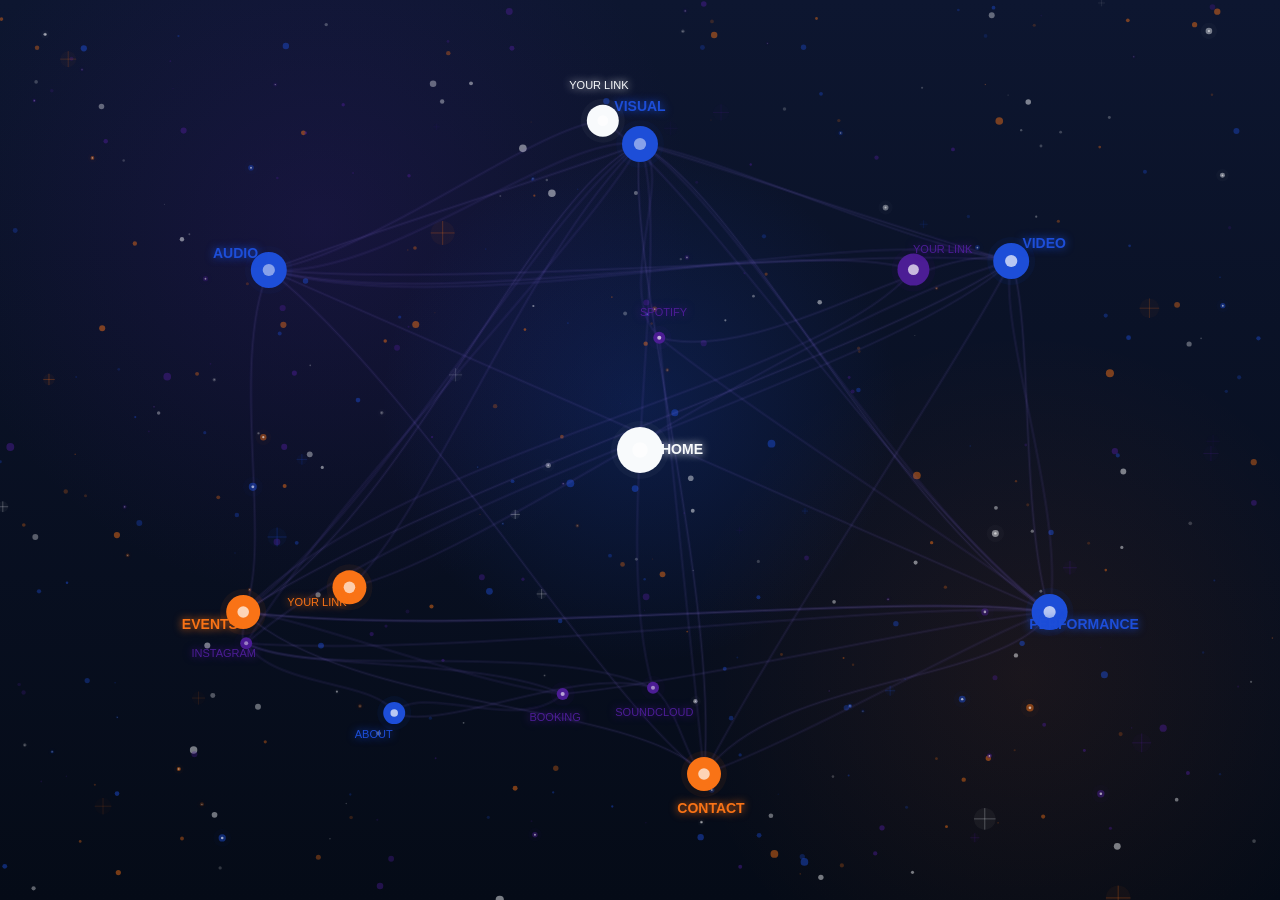
<file: networktest.html>
<!DOCTYPE html>
<html lang="en">
<head>
<meta charset="UTF-8">
<meta name="viewport" content="width=device-width, initial-scale=1.0">

<title>Network</title>

<style>

html,
body {
    width: 100%;
    height: 100%;
    margin: 0;
    overflow: hidden;

    background:
        radial-gradient(
            circle at 50% 45%,
            rgba(29, 78, 216, 0.20),
            transparent 32%
        ),
        radial-gradient(
            circle at 25% 25%,
            rgba(76, 29, 149, 0.18),
            transparent 32%
        ),
        radial-gradient(
            circle at 80% 75%,
            rgba(249, 115, 22, 0.08),
            transparent 28%
        ),
        linear-gradient(
            180deg,
            #0d1630,
            #050b17
        );

    font-family:
        "Segoe UI",
        Helvetica,
        Arial,
        sans-serif;
}

#network-canvas {
    position: absolute;
    inset: 0;

    width: 100%;
    height: 100%;

    display: block;

    background: transparent;
}

</style>
</head>

<body>

<canvas id="network-canvas"></canvas>

<script>

const canvas =
    document.getElementById("network-canvas");

const ctx =
    canvas.getContext("2d");

let width = 0;
let height = 0;

const palette = {

    blue: "#1d4ed8",

    purple: "#4c1d95",

    orange: "#f97316",

    white: "#f8fafc",

    blueSoft:
        "rgba(29, 78, 216, 0.35)",

    purpleSoft:
        "rgba(76, 29, 149, 0.35)",

    orangeSoft:
        "rgba(249, 115, 22, 0.35)",

    whiteSoft:
        "rgba(248, 250, 252, 0.20)"
};


/* =========================================================
   SIZE / RESIZE
========================================================= */

function resize() {

    const dpr =
        Math.min(
            window.devicePixelRatio || 1,
            2
        );

    width =
        window.innerWidth;

    height =
        window.innerHeight;

    canvas.width =
        width * dpr;

    canvas.height =
        height * dpr;

    canvas.style.width =
        width + "px";

    canvas.style.height =
        height + "px";

    ctx.setTransform(
        dpr,
        0,
        0,
        dpr,
        0,
        0
    );

    positionNodes();
    createGlitter();
    createSparkles();
}

window.addEventListener(
    "resize",
    resize
);


/* =========================================================
   NAVIGATION NODES
========================================================= */

const navigationNodes = [

    {
        id: "home",
        label: "HOME",
        url: "/index.html",

        color: palette.white,
        glow: palette.whiteSoft,

        size: 23,
        bold: true,
        primary: true,
        home: true,

        fixedX: 0.50,
        fixedY: 0.50
    },

    {
        id: "visual",
        label: "VISUAL",
        url: "/visual.html",

        color: palette.blue,
        glow: palette.blueSoft,

        size: 18,
        bold: true,
        primary: true,

        fixedX: 0.50,
        fixedY: 0.16
    },

    {
        id: "video",
        label: "VIDEO",
        url: "/video.html",

        color: palette.blue,
        glow: palette.blueSoft,

        size: 18,
        bold: true,
        primary: true,

        fixedX: 0.79,
        fixedY: 0.29
    },

    {
        id: "performance",
        label: "PERFORMANCE",
        url: "/performance.html",

        color: palette.blue,
        glow: palette.blueSoft,

        size: 18,
        bold: true,
        primary: true,

        fixedX: 0.82,
        fixedY: 0.68
    },

    {
        id: "contact",
        label: "CONTACT",
        url: "/contact.html",

        color: palette.orange,
        glow: palette.orangeSoft,

        size: 17,
        bold: true,
        primary: true,

        fixedX: 0.55,
        fixedY: 0.86
    },

    {
        id: "events",
        label: "EVENTS",
        url: "/events.html",

        color: palette.orange,
        glow: palette.orangeSoft,

        size: 17,
        bold: true,
        primary: true,

        fixedX: 0.19,
        fixedY: 0.68
    },

    {
        id: "audio",
        label: "AUDIO",
        url: "/audio.html",

        color: palette.blue,
        glow: palette.blueSoft,

        size: 18,
        bold: true,
        primary: true,

        fixedX: 0.21,
        fixedY: 0.30
    },

    {
        id: "about",
        label: "ABOUT",
        url: "/about.html",

        color: palette.blue,
        glow: palette.blueSoft,

        size: 11
    },

    {
        id: "instagram",
        label: "INSTAGRAM",
        url: "https://www.instagram.com/egos.producer/",

        color: palette.purple,
        glow: palette.purpleSoft,

        size: 6
    },

    {
        id: "spotify",
        label: "SPOTIFY",
        url: "https://open.spotify.com/artist/7BO0dsRrLZgyIqVinsUjnA?si=rrb20EO4SI-xgIIj46CuUQ",

        color: palette.purple,
        glow: palette.purpleSoft,

        size: 6
    },

    {
        id: "soundcloud",
        label: "SOUNDCLOUD",
        url: "https://soundcloud.com/e-gosss",

        color: palette.purple,
        glow: palette.purpleSoft,

        size: 6
    },

    {
        id: "booking",
        label: "BOOKING",
        url: "mailto:booking@egosproductions.com",

        color: palette.purple,
        glow: palette.purpleSoft,

        size: 6
    }

];


/* =========================================================
   OUTER CUSTOMIZABLE NODES
========================================================= */

const outerNodes = [

    {
        id: "outer-1",

        label: "YOUR LINK",

        url: "#",

        color: palette.purple,

        glow: palette.purpleSoft,

        size: 16,

        distance: 330,

        angle: 5.7
    },

    {
        id: "outer-2",

        label: "YOUR LINK",

        url: "#",

        color: palette.orange,

        glow: palette.orangeSoft,

        size: 17,

        distance: 325,

        angle: 2.7
    },

    {
        id: "outer-3",

        label: "YOUR LINK",

        url: "#",

        color: palette.white,

        glow: palette.whiteSoft,

        size: 16,

        distance: 335,

        angle: 4.6
    }

];


/* =========================================================
   NODE CLASS
========================================================= */

class Node {

    constructor(config) {

        this.id =
            config.id;

        this.label =
            config.label;

        this.url =
            config.url;

        this.color =
            config.color;

        this.glow =
            config.glow;

        this.radius =
            config.size;

        this.isBold =
            !!config.bold;

        this.primary =
            !!config.primary;

        this.home =
            !!config.home;

        this.fixedX =
            config.fixedX;

        this.fixedY =
            config.fixedY;

        this.x = 0;
        this.y = 0;

        this.targetX = 0;
        this.targetY = 0;

        this.phase =
            Math.random() *
            Math.PI *
            2;

        this.hoverScale = 0;

        this.hovered = false;
    }


    update(time) {

        if (
            this.fixedX !== undefined &&
            this.fixedY !== undefined
        ) {

            this.targetX =
                width *
                this.fixedX;

            this.targetY =
                height *
                this.fixedY;

            this.x +=
                (
                    this.targetX -
                    this.x
                ) * 0.08;

            this.y +=
                (
                    this.targetY -
                    this.y
                ) * 0.08;
        }


        const targetHover =
            this.hovered
                ? 1
                : 0;

        this.hoverScale +=
            (
                targetHover -
                this.hoverScale
            ) * 0.12;
    }


    draw(time) {

        const pulse =
            Math.sin(
                time * 0.002 +
                this.phase
            ) * 0.5 + 0.5;


        /*
         * SOFT OUTER HALO
         */

        ctx.globalAlpha =
            0.10 +
            pulse * 0.08 +
            this.hoverScale * 0.12;

        ctx.beginPath();

        ctx.arc(
            this.x,
            this.y,
            this.radius +
            6 +
            this.hoverScale * 10,
            0,
            Math.PI * 2
        );

        ctx.fillStyle =
            this.glow;

        ctx.fill();

        ctx.globalAlpha = 1;


        /*
         * MAIN NODE
         */

        ctx.beginPath();

        ctx.arc(
            this.x,
            this.y,
            this.radius +
            this.hoverScale * 3,
            0,
            Math.PI * 2
        );

        ctx.fillStyle =
            this.color;

        ctx.fill();


        /*
         * SMALL INNER LIGHT
         */

        ctx.beginPath();

        ctx.arc(
            this.x,
            this.y,
            Math.max(
                1.5,
                this.radius * 0.34
            ),
            0,
            Math.PI * 2
        );

        ctx.fillStyle =
            "rgba(255,255,255,0.82)";

        ctx.globalAlpha =
            0.55 +
            pulse * 0.3;

        ctx.fill();

        ctx.globalAlpha = 1;


        /*
         * LABEL POSITION
         */

        const labelAngle =
            Math.atan2(
                this.y -
                height / 2,

                this.x -
                width / 2
            );


        const labelDistance =
            this.radius +
            19 +
            this.hoverScale * 7;


        const lx =
            this.x +
            Math.cos(labelAngle) *
            labelDistance;


        const ly =
            this.y +
            Math.sin(labelAngle) *
            labelDistance;


        /*
         * LABEL
         */

        ctx.fillStyle =
            this.color === palette.white
                ? "#f8fafc"
                : this.color;


        ctx.font =
            this.isBold
                ? "600 14px 'Trebuchet MS', 'Segoe UI', sans-serif"
                : "500 11px 'Trebuchet MS', 'Segoe UI', sans-serif";


        ctx.textAlign =
            "center";

        ctx.textBaseline =
            "middle";


        ctx.shadowBlur =
            8;

        ctx.shadowColor =
            this.color;


        ctx.fillText(
            this.label,
            lx,
            ly
        );


        ctx.shadowBlur = 0;
    }
}


/* =========================================================
   OUTER NODE CLASS
========================================================= */

class OuterNode extends Node {

    constructor(config) {

        super(config);

        this.distance =
            config.distance;

        this.angle =
            config.angle;
    }


    update(time) {

        const cx =
            width / 2;

        const cy =
            height / 2;


        /*
         * Keep outer nodes outside
         * the primary network while
         * allowing a very slight drift.
         */

        const drift =
            Math.sin(
                time * 0.0003 +
                this.phase
            ) * 8;


        const distance =
            this.distance +
            drift;


        this.targetX =
            cx +
            Math.cos(this.angle) *
            distance;


        this.targetY =
            cy +
            Math.sin(this.angle) *
            distance;


        this.x +=
            (
                this.targetX -
                this.x
            ) * 0.025;


        this.y +=
            (
                this.targetY -
                this.y
            ) * 0.025;


        const targetHover =
            this.hovered
                ? 1
                : 0;


        this.hoverScale +=
            (
                targetHover -
                this.hoverScale
            ) * 0.12;
    }
}


/* =========================================================
   TENDRILS
========================================================= */

class Tendril {

    constructor(
        a,
        b,
        options = {}
    ) {

        this.a = a;
        this.b = b;

        this.phase =
            Math.random() *
            Math.PI *
            2;

        this.wave =
            options.wave ||
            40;

        this.speed =
            0.0003 +
            Math.random() *
            0.0003;

        this.alpha =
            options.alpha ||
            0.10;
    }


    draw(time) {

        const ax =
            this.a.x;

        const ay =
            this.a.y;

        const bx =
            this.b.x;

        const by =
            this.b.y;


        const dx =
            bx - ax;

        const dy =
            by - ay;


        const distance =
            Math.hypot(
                dx,
                dy
            );


        if (!distance) {
            return;
        }


        const nx =
            -dy / distance;

        const ny =
            dx / distance;


        const wave =
            Math.sin(
                time *
                this.speed +
                this.phase
            ) *
            this.wave;


        const c1x =
            ax +
            dx * 0.18 +
            nx * wave;


        const c1y =
            ay +
            dy * 0.18 +
            ny * wave;


        const c2x =
            ax +
            dx * 0.72 -
            nx *
            wave *
            1.25;


        const c2y =
            ay +
            dy * 0.72 -
            ny *
            wave *
            1.25;


        /*
         * VERY SOFT OUTER GLOW
         */

        ctx.beginPath();

        ctx.moveTo(
            ax,
            ay
        );

        ctx.bezierCurveTo(
            c1x,
            c1y,
            c2x,
            c2y,
            bx,
            by
        );

        ctx.strokeStyle =
            "rgba(130,100,255,0.06)";

        ctx.lineWidth = 3;

        ctx.stroke();


        /*
         * MAIN TENDRIL
         */

        ctx.beginPath();

        ctx.moveTo(
            ax,
            ay
        );

        ctx.bezierCurveTo(
            c1x,
            c1y,
            c2x,
            c2y,
            bx,
            by
        );

        ctx.strokeStyle =
            `rgba(190,175,255,${this.alpha})`;

        ctx.lineWidth =
            0.7;

        ctx.stroke();
    }
}


/* =========================================================
   GLITTER PARTICLES
========================================================= */

class GlitterParticle {

    constructor() {

        this.x =
            Math.random() *
            width;

        this.y =
            Math.random() *
            height;


        this.vx =
            (
                Math.random() -
                0.5
            ) * 0.32;


        this.vy =
            (
                Math.random() -
                0.5
            ) * 0.32;


        this.size =
            Math.random() *
            1.8 +
            0.7;


        this.phase =
            Math.random() *
            Math.PI *
            2;


        this.speed =
            0.001 +
            Math.random() *
            0.002;


        this.color =
            [
                palette.white,
                palette.blue,
                palette.purple,
                palette.orange
            ][
                Math.floor(
                    Math.random() * 4
                )
            ];


        /*
         * Only 18% of particles glow.
         * The rest remain simple glitter.
         */

        this.hasGlow =
            Math.random() < 0.18;
    }


    update(time) {

        this.x +=
            this.vx;

        this.y +=
            this.vy;


        /*
         * Gentle organic movement
         */

        this.x +=
            Math.sin(
                time * 0.00015 +
                this.phase
            ) * 0.025;


        this.y +=
            Math.cos(
                time * 0.00012 +
                this.phase
            ) * 0.025;


        /*
         * Wrap around edges
         */

        if (
            this.x <
            -10
        ) {
            this.x =
                width + 10;
        }

        if (
            this.x >
            width + 10
        ) {
            this.x = -10;
        }


        if (
            this.y <
            -10
        ) {
            this.y =
                height + 10;
        }

        if (
            this.y >
            height + 10
        ) {
            this.y = -10;
        }
    }


    draw(time) {

        const twinkle =
            (
                Math.sin(
                    time *
                    this.speed +
                    this.phase
                ) + 1
            ) * 0.5;


        /*
         * MUCH SUBTLER PARTICLE OPACITY
         */

        const alpha =
            0.18 +
            twinkle * 0.30;


        const size =
            this.size *
            (
                0.75 +
                twinkle * 0.9
            );


        /*
         * MAIN GLITTER DOT
         *
         * Every particle gets this.
         * Most particles stop here.
         */

        ctx.beginPath();

        ctx.arc(
            this.x,
            this.y,
            size,
            0,
            Math.PI * 2
        );

        ctx.fillStyle =
            this.color;

        ctx.globalAlpha =
            alpha;

        ctx.fill();


        /*
         * ONLY A SMALL PERCENTAGE
         * GET THE GLOW EFFECT
         */

        if (
            this.hasGlow
        ) {

            ctx.beginPath();

            ctx.arc(
                this.x,
                this.y,
                size * 2.5,
                0,
                Math.PI * 2
            );

            ctx.fillStyle =
                this.color;

            ctx.globalAlpha =
                alpha * 0.05;

            ctx.fill();


            /*
             * Tiny white center
             */

            ctx.beginPath();

            ctx.arc(
                this.x,
                this.y,
                size * 0.35,
                0,
                Math.PI * 2
            );

            ctx.fillStyle =
                "#ffffff";

            ctx.globalAlpha =
                0.35 +
                twinkle * 0.25;

            ctx.fill();
        }


        ctx.globalAlpha = 1;
    }
}


/* =========================================================
   LARGER SPARKLES
========================================================= */

class Sparkle {

    constructor() {

        this.x =
            Math.random() *
            width;

        this.y =
            Math.random() *
            height;


        this.phase =
            Math.random() *
            Math.PI *
            2;


        this.size =
            Math.random() *
            2.2 +
            1;


        this.speed =
            0.001 +
            Math.random() *
            0.0015;


        this.color =
            [
                palette.white,
                palette.blue,
                palette.purple,
                palette.orange
            ][
                Math.floor(
                    Math.random() * 4
                )
            ];
    }


    update(time) {

        this.x +=
            Math.sin(
                time * 0.00015 +
                this.phase
            ) * 0.035;

        this.y +=
            Math.cos(
                time * 0.00013 +
                this.phase
            ) * 0.035;


        if (
            this.x < -20
        ) {
            this.x =
                width + 20;
        }

        if (
            this.x >
            width + 20
        ) {
            this.x = -20;
        }


        if (
            this.y < -20
        ) {
            this.y =
                height + 20;
        }

        if (
            this.y >
            height + 20
        ) {
            this.y = -20;
        }
    }


    draw(time) {

        const pulse =
            (
                Math.sin(
                    time *
                    this.speed +
                    this.phase
                ) + 1
            ) * 0.5;


        const alpha =
            0.10 +
            pulse * 0.28;


        const size =
            this.size *
            (
                0.75 +
                pulse * 0.6
            );


        /*
         * Subtle glow
         */

        ctx.beginPath();

        ctx.arc(
            this.x,
            this.y,
            size * 3,
            0,
            Math.PI * 2
        );

        ctx.fillStyle =
            this.color;

        ctx.globalAlpha =
            alpha * 0.12;

        ctx.fill();


        /*
         * Four-point sparkle
         */

        ctx.strokeStyle =
            this.color;

        ctx.globalAlpha =
            alpha;


        ctx.lineWidth =
            0.7;


        ctx.beginPath();

        ctx.moveTo(
            this.x - size * 3,
            this.y
        );

        ctx.lineTo(
            this.x + size * 3,
            this.y
        );

        ctx.moveTo(
            this.x,
            this.y - size * 3
        );

        ctx.lineTo(
            this.x,
            this.y + size * 3
        );

        ctx.stroke();


        ctx.globalAlpha = 1;
    }
}


/* =========================================================
   CREATE NODES
========================================================= */

let nodes = [];
let planets = [];

function createNodes() {

    nodes = [];

    navigationNodes.forEach(
        config => {

            nodes.push(
                new Node(config)
            );
        }
    );


    planets = [];

    outerNodes.forEach(
        config => {

            planets.push(
                new OuterNode(config)
            );
        }
    );


    positionNodes();
}


/* =========================================================
   INITIAL NODE POSITIONS
========================================================= */

function positionNodes() {

    nodes.forEach(
        node => {

            if (
                node.fixedX !== undefined &&
                node.fixedY !== undefined
            ) {

                node.x =
                    width *
                    node.fixedX;

                node.y =
                    height *
                    node.fixedY;
            }

            else {

                node.x =
                    width *
                    (
                        0.15 +
                        Math.random() *
                        0.7
                    );

                node.y =
                    height *
                    (
                        0.15 +
                        Math.random() *
                        0.7
                    );
            }
        }
    );


    planets.forEach(
        planet => {

            const cx =
                width / 2;

            const cy =
                height / 2;


            planet.x =
                cx +
                Math.cos(
                    planet.angle
                ) *
                planet.distance;


            planet.y =
                cy +
                Math.sin(
                    planet.angle
                ) *
                planet.distance;
        }
    );
}


/* =========================================================
   TENDRIL CREATION
========================================================= */

let tendrils = [];


function createTendrils() {

    tendrils = [];


    /*
     * HOME is deliberately excluded.
     */

    const primaryNodes =
        nodes.filter(
            node =>
                node.primary &&
                !node.home
        );


    /*
     * Connect every primary
     * node to every other
     * primary node.
     */

    for (
        let i = 0;
        i < primaryNodes.length;
        i++
    ) {

        for (
            let j = i + 1;
            j < primaryNodes.length;
            j++
        ) {

            tendrils.push(
                new Tendril(
                    primaryNodes[i],
                    primaryNodes[j],
                    {
                        wave:
                            30 +
                            Math.random() * 30,

                        alpha:
                            0.075 +
                            Math.random() * 0.035
                    }
                )
            );
        }
    }


    /*
     * Additional tendrils between
     * the smaller network nodes.
     */

    const networkNodes =
        nodes.filter(
            node =>
                !node.home
        );


    for (
        let i = 0;
        i < networkNodes.length;
        i++
    ) {

        for (
            let j = i + 1;
            j < networkNodes.length;
            j++
        ) {

            if (
                Math.random() <
                0.34
            ) {

                tendrils.push(
                    new Tendril(
                        networkNodes[i],
                        networkNodes[j],
                        {
                            wave:
                                22 +
                                Math.random() * 32,

                            alpha:
                                0.045 +
                                Math.random() * 0.035
                        }
                    )
                );
            }
        }
    }


    /*
     * Connect each outer node
     * to two primary nodes.
     */

    planets.forEach(
        planet => {

            const shuffled =
                [...primaryNodes]
                    .sort(
                        () =>
                            Math.random() -
                            0.5
                    );


            for (
                let i = 0;
                i < 2;
                i++
            ) {

                tendrils.push(
                    new Tendril(
                        planet,
                        shuffled[i],
                        {
                            wave:
                                45 +
                                Math.random() * 25,

                            alpha:
                                0.07
                        }
                    )
                );
            }
        }
    );
}


/* =========================================================
   GLITTER
========================================================= */

let particles = [];


function createGlitter() {

    particles = [];


    /*
     * More glitter, but most of it
     * is now simple/non-glowing.
     */

    const glitterCount =
        Math.min(
            500,
            Math.floor(
                (
                    width *
                    height
                ) / 3000
            )
        );


    for (
        let i = 0;
        i < glitterCount;
        i++
    ) {

        particles.push(
            new GlitterParticle()
        );
    }
}


/* =========================================================
   SPARKLES
========================================================= */

let sparkles = [];


function createSparkles() {

    sparkles = [];


    /*
     * Separate from the small
     * glitter particles.
     */

    const sparkleCount =
        Math.min(
            28,
            Math.floor(
                (
                    width *
                    height
                ) / 28000
            ) + 8
        );


    for (
        let i = 0;
        i < sparkleCount;
        i++
    ) {

        sparkles.push(
            new Sparkle()
        );
    }
}


/* =========================================================
   MOUSE / TOUCH
========================================================= */

let pointerX = -9999;
let pointerY = -9999;


function updatePointer(
    x,
    y
) {

    pointerX = x;
    pointerY = y;


    const allNodes =
        [
            ...nodes,
            ...planets
        ];


    allNodes.forEach(
        node => {

            const distance =
                Math.hypot(
                    node.x -
                    pointerX,

                    node.y -
                    pointerY
                );


            node.hovered =
                distance <
                node.radius + 20;
        }
    );
}


canvas.addEventListener(
    "mousemove",
    event => {

        const rect =
            canvas.getBoundingClientRect();


        updatePointer(
            event.clientX -
            rect.left,

            event.clientY -
            rect.top
        );
    }
);


canvas.addEventListener(
    "mouseleave",
    () => {

        pointerX = -9999;
        pointerY = -9999;

        nodes.forEach(
            node =>
                node.hovered = false
        );

        planets.forEach(
            node =>
                node.hovered = false
        );
    }
);


canvas.addEventListener(
    "touchmove",
    event => {

        if (
            !event.touches.length
        ) {
            return;
        }


        const rect =
            canvas.getBoundingClientRect();


        const touch =
            event.touches[0];


        updatePointer(
            touch.clientX -
            rect.left,

            touch.clientY -
            rect.top
        );
    },
    {
        passive: true
    }
);


/* =========================================================
   CLICK NAVIGATION
========================================================= */

canvas.addEventListener(
    "click",
    event => {

        const rect =
            canvas.getBoundingClientRect();


        const x =
            event.clientX -
            rect.left;

        const y =
            event.clientY -
            rect.top;


        const allNodes =
            [
                ...nodes,
                ...planets
            ];


        for (
            const node of allNodes
        ) {

            const distance =
                Math.hypot(
                    node.x - x,
                    node.y - y
                );


            if (
                distance <=
                node.radius + 18
            ) {

                if (
                    node.url &&
                    node.url !== "#"
                ) {

                    if (
                        node.url.startsWith(
                            "http"
                        ) ||
                        node.url.startsWith(
                            "mailto:"
                        )
                    ) {

                        window.open(
                            node.url,
                            "_blank"
                        );

                    }

                    else {

                        window.location.href =
                            node.url;
                    }
                }

                return;
            }
        }
    }
);


/* =========================================================
   ANIMATION
========================================================= */

function animate(time) {

    ctx.clearRect(
        0,
        0,
        width,
        height
    );


    /*
     * BACKGROUND ATMOSPHERE
     *
     * Glitter is intentionally
     * drawn first so it sits behind
     * the network.
     */

    particles.forEach(
        particle => {

            particle.update(time);

            particle.draw(time);
        }
    );


    sparkles.forEach(
        sparkle => {

            sparkle.update(time);

            sparkle.draw(time);
        }
    );


    /*
     * UPDATE NODES
     */

    nodes.forEach(
        node =>
            node.update(time)
    );


    planets.forEach(
        planet =>
            planet.update(time)
    );


    /*
     * TENDRILS
     *
     * Drawn behind the nodes.
     */

    tendrils.forEach(
        tendril =>
            tendril.draw(time)
    );


    /*
     * NODES
     *
     * Drawn last so they remain
     * crisp and visible.
     */

    nodes.forEach(
        node =>
            node.draw(time)
    );


    planets.forEach(
        planet =>
            planet.draw(time)
    );


    requestAnimationFrame(
        animate
    );
}


/* =========================================================
   START
========================================================= */

resize();

createNodes();

createTendrils();

requestAnimationFrame(
    animate
);

</script>

</body>
</html>
</file>
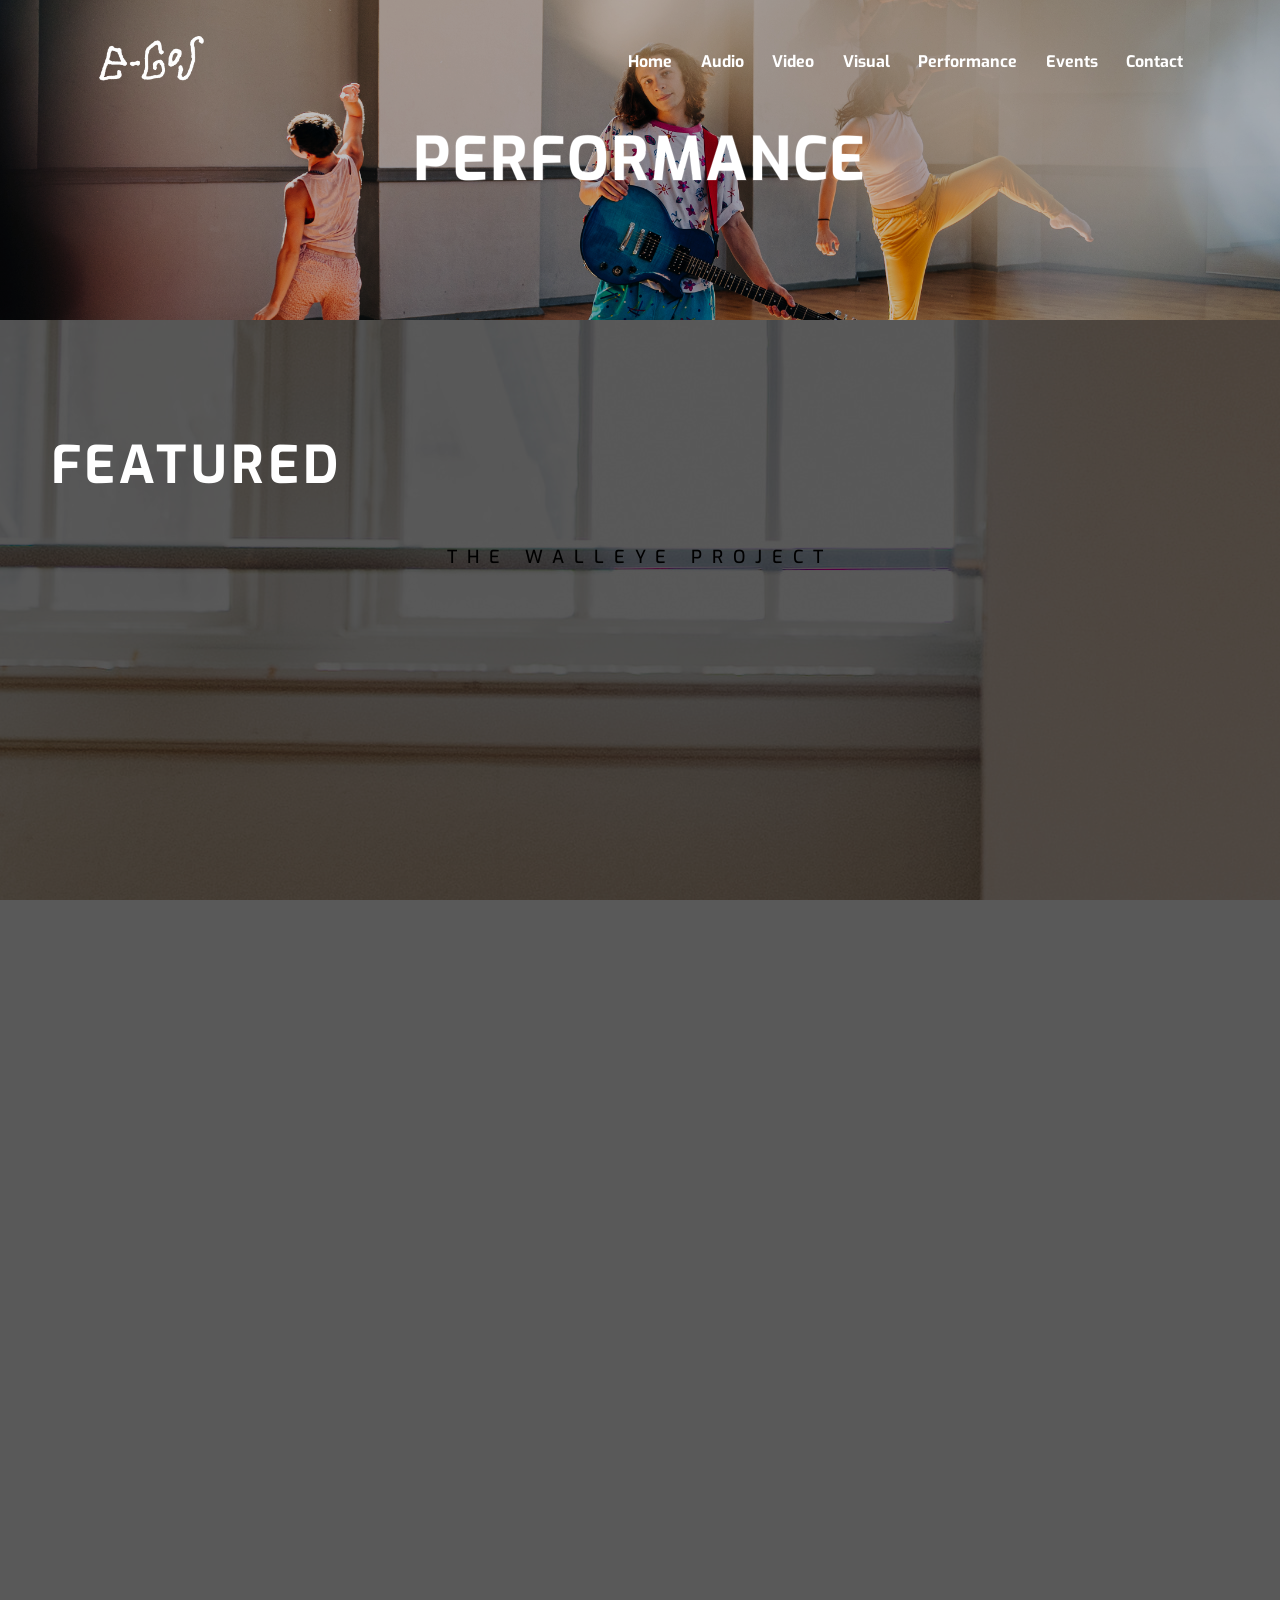
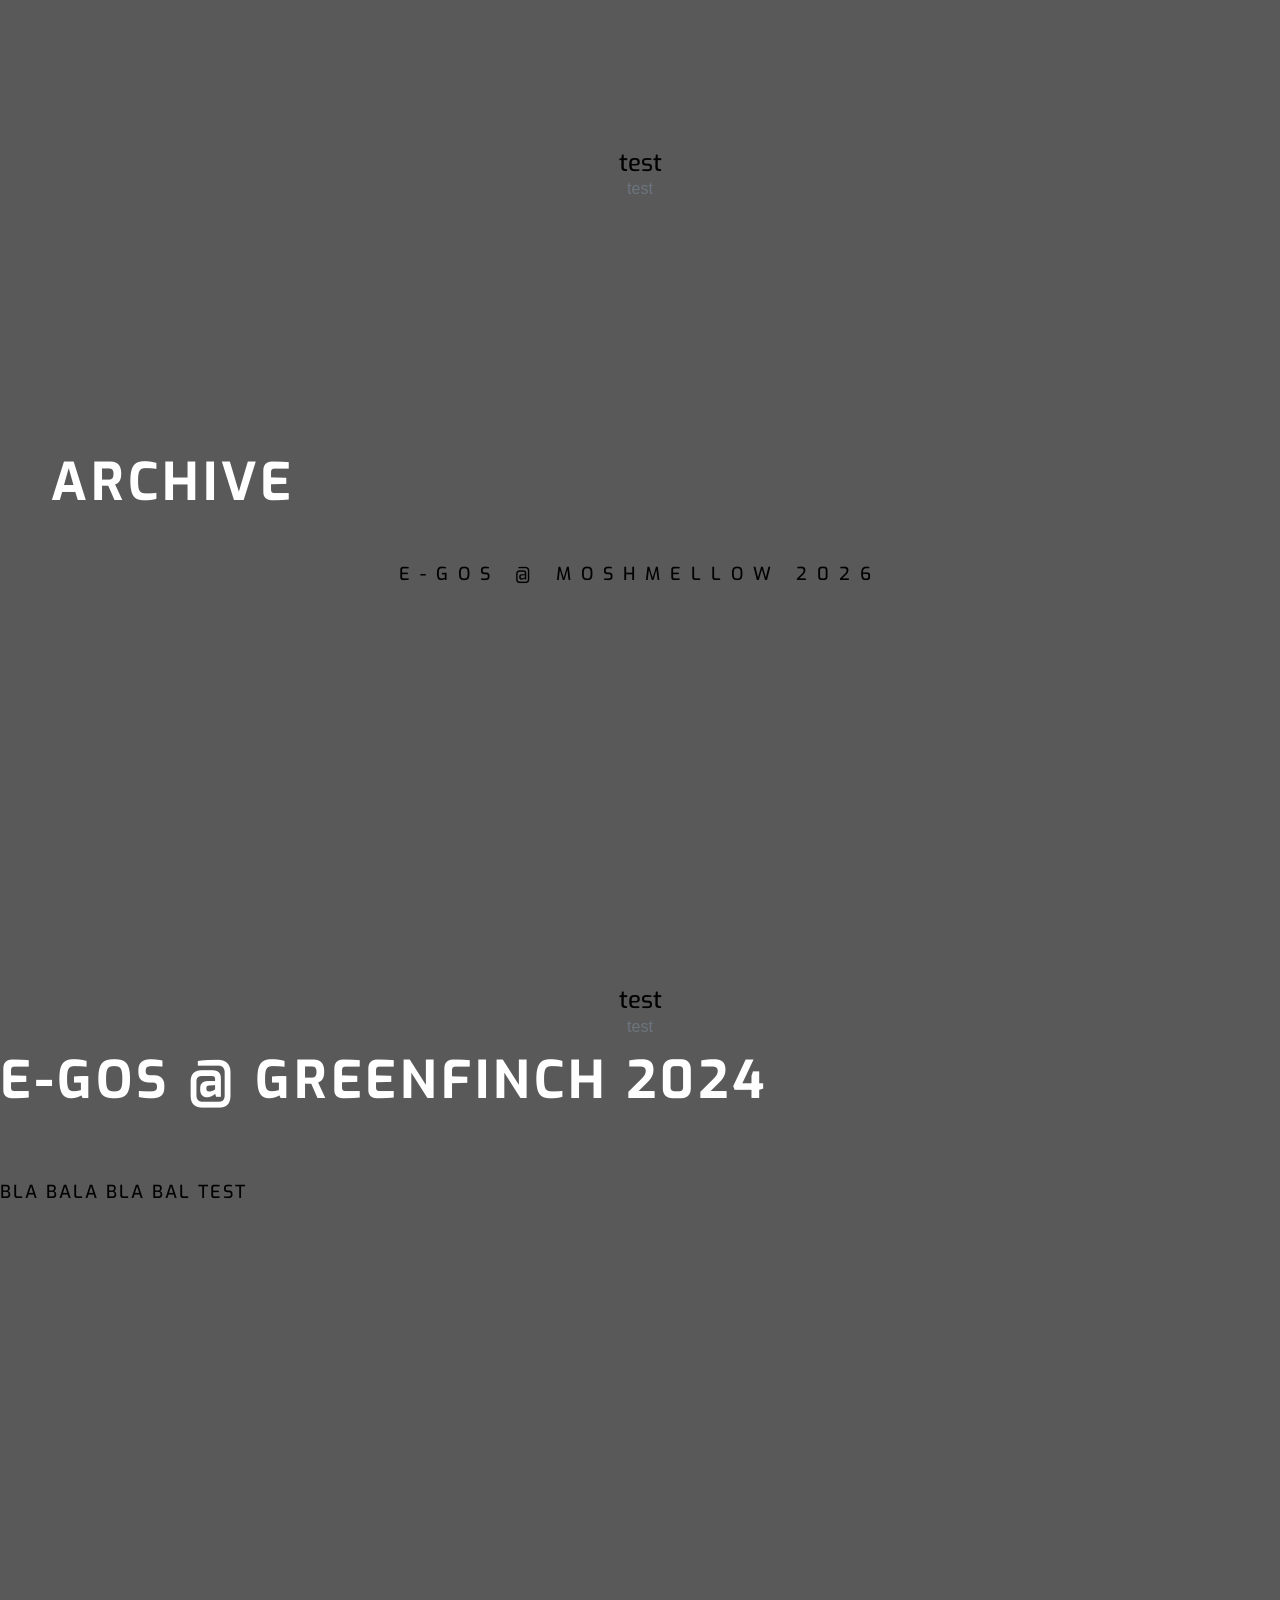
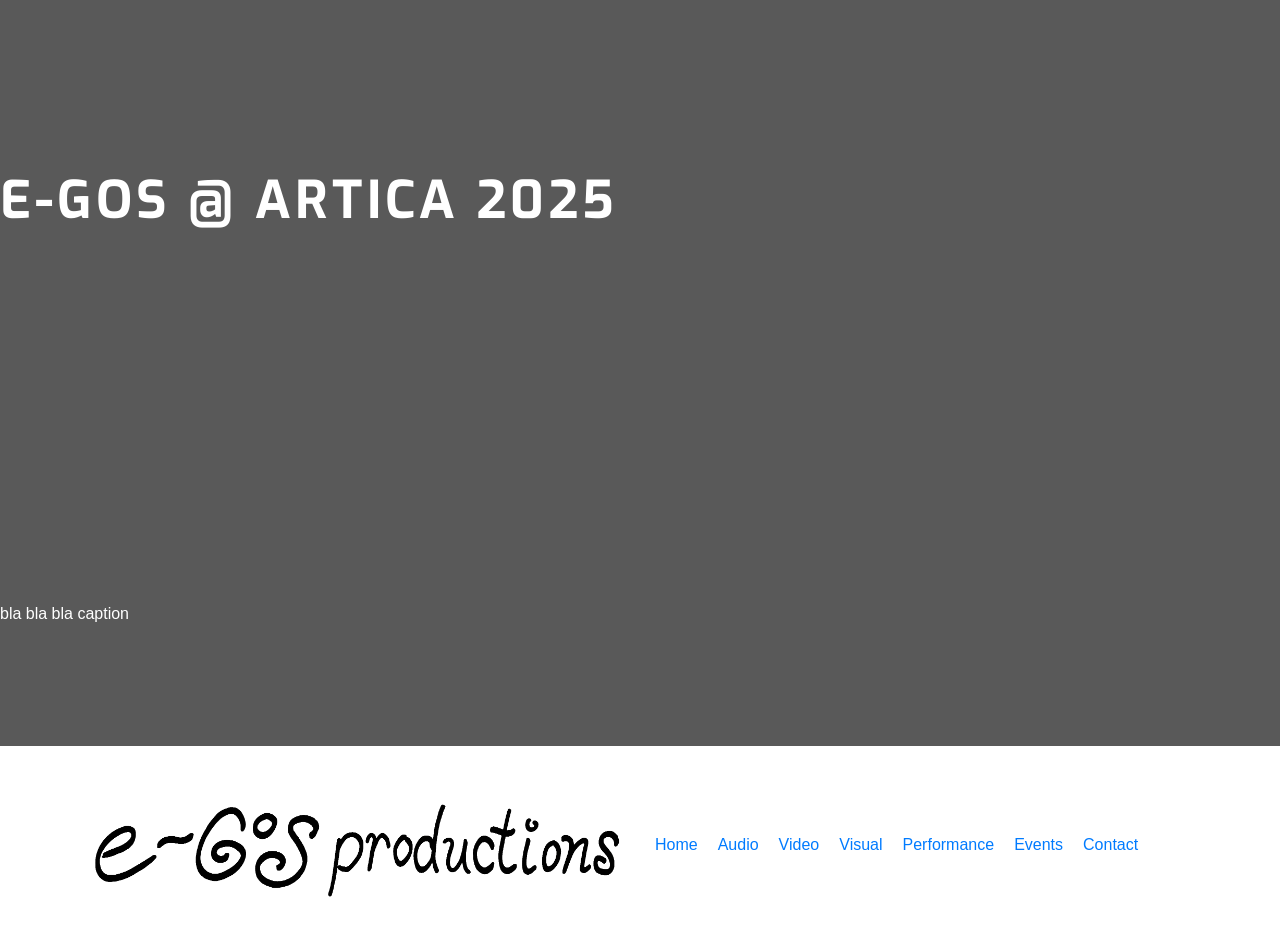
<file: performance.html>
<!DOCTYPE html>
<html lang="en">

<head>

    <meta charset="UTF-8">

    <meta name="description"
        content="e-Gos Productions — video, visual art, performance, music, and experimental work.">

    <meta http-equiv="X-UA-Compatible" content="IE=edge">

    <meta name="viewport"
        content="width=device-width, initial-scale=1, shrink-to-fit=no">

    <title>e-Gos — Performance</title>


    <!-- Favicon -->
    <link rel="icon" href="img/core-img/favicon.ico">


    <!-- Main Stylesheet -->
    <link rel="stylesheet" href="style.css">


    <!-- Google Font -->
    <link rel="preconnect" href="https://fonts.googleapis.com">

    <link rel="preconnect"
        href="https://fonts.gstatic.com"
        crossorigin>

    <link
        href="https://fonts.googleapis.com/css2?family=Exo:ital,wght@0,100..900;1,100..900&display=swap"
        rel="stylesheet">


    <!-- Small Internal Hero CSS -->
    <style>

        /* =========================================
           SMALL INTERNAL HERO
           ========================================= */

        .egos-internal-hero {
            position: relative;
            width: 100%;
            height: 320px;

            overflow: hidden;

            display: flex;
            align-items: center;
            justify-content: center;

            margin: 0;
        }


        .egos-internal-hero-bg {
            position: absolute;

            top: 0;
            left: 0;
            right: 0;
            bottom: 0;

            width: 100%;
            height: 100%;

            background-position: center;
            background-size: cover;
            background-repeat: no-repeat;

            z-index: 0;
        }


        .egos-internal-hero::after {
            content: "";

            position: absolute;

            top: 0;
            left: 0;
            right: 0;
            bottom: 0;

            background: rgba(0, 0, 0, 0.25);

            z-index: 1;
        }


        .egos-internal-hero-content {
            position: relative;

            z-index: 2;

            text-align: center;
        }


        .egos-internal-hero-content h2 {
            position: relative;

            margin: 0;

            color: #ffffff;

            font-size: 60px;

            font-weight: 700;

            text-transform: uppercase;

            letter-spacing: 2px;
        }


        .egos-internal-hero-content h2 span {
            position: absolute;

            left: 50%;
            top: 0;

            transform: translateX(-50%);

            width: 100%;

            color: transparent;

            -webkit-text-stroke: 1px rgba(255,255,255,0.25);

            z-index: -1;
        }


        /* =========================================
           VIDEO IFRAMES
           ========================================= */

        .egos-video-item iframe {
            display: block;

            width: 100%;

            aspect-ratio: 16 / 9;

            border: 0;

            margin: 0;
        }


        /* =========================================
           MOBILE HERO
           ========================================= */

        @media (max-width: 767px) {

            .egos-internal-hero {
                height: 240px;
            }

            .egos-internal-hero-content h2 {
                font-size: 42px;
            }

        }

    </style>

</head>


<body>


    <!-- =========================================
         PRELOADER
         ========================================= -->

    <div class="preloader d-flex align-items-center justify-content-center">

        <div class="lds-ellipsis">

            <div></div>
            <div></div>
            <div></div>
            <div></div>

        </div>

    </div>



    <!-- =========================================
         HEADER
         ========================================= -->

    <header class="header-area">

        <div class="oneMusic-main-menu">

            <div class="classy-nav-container breakpoint-off">

                <div class="container">

                    <nav
                        class="classy-navbar justify-content-between"
                        id="oneMusicNav"
                        aria-label="Main navigation">


                        <!-- LOGO -->

                        <a href="index.html"
                           class="nav-brand">

                            <img
                                src="images/Logo.png"
                                alt="e-Gos">

                        </a>


                        <!-- MOBILE TOGGLE -->

                        <div class="classy-navbar-toggler">

                            <span class="navbarToggler">

                                <span></span>
                                <span></span>
                                <span></span>

                            </span>

                        </div>


                        <!-- NAVIGATION -->

                        <div class="classy-menu">


                            <div class="classycloseIcon">

                                <div class="cross-wrap">

                                    <span class="top"></span>
                                    <span class="bottom"></span>

                                </div>

                            </div>


                            <div class="classynav">

                                <ul>


                                    <li>

                                        <a href="index.html">
                                            Home
                                        </a>

                                    </li>


                                    <li>

                                        <a href="audio.html">
                                            Audio
                                        </a>

                                    </li>


                                    <li class="active">

                                        <a href="video.html">
                                            Video
                                        </a>

                                    </li>


                                    <li>

                                        <a href="visual.html">
                                            Visual
                                        </a>

                                    </li>


                                    <li>

                                        <a href="performance.html">
                                            Performance
                                        </a>

                                    </li>


                                    <li>

                                        <a href="event.html">
                                            Events
                                        </a>

                                    </li>


                                    <li>

                                        <a href="contact.html">
                                            Contact
                                        </a>

                                    </li>


                                </ul>

                            </div>

                        </div>

                    </nav>

                </div>

            </div>

        </div>

    </header>



    <!-- =========================================
         SMALL INTERNAL HERO
         ========================================= -->

    <section class="egos-internal-hero">


        <!-- HERO BACKGROUND -->

        <div
            class="egos-internal-hero-bg"
            style="background-image: url('images/g (4).jpg');">
        </div>


        <!-- HERO TEXT -->

        <div class="egos-internal-hero-content">

            <h2>

                Performance<span> Performance</span>

            </h2>

        </div>


    </section>

 <!-- =========================================
         FEATURED VIDEO
         ========================================= -->

  <section
    class="egos-media-section dark bg-img bg-overlay bg-fixed"
    style="background-image: url('images/g (8).jpg');">

        <div class="egos-media-container">


            <div class="egos-section-heading">

                <h2>
                  Featured
                </h2>
            </div>

<div class="egos-video-item">
                
<div class="section-heading">

    <h2>
        The Walleye Project
    </h2>

</div>

<iframe src="https://player.vimeo.com/video/1231761863?title=0&amp;byline=0&amp;portrait=0&amp;badge=0&amp;autopause=0&amp;player_id=0&amp;app_id=58479" width="1920" height="1080" frameborder="0" allow="autoplay; fullscreen; picture-in-picture; clipboard-write; encrypted-media; web-share" referrerpolicy="strict-origin-when-cross-origin" title="The Walleye Project"></iframe>

                <div class="text-center mt-20">
    <h4>test</h4>
    <p class="text-muted">test</p>
</div>


            </div>
  </section>



    <!-- =========================================
         VIDEO ARCHIVE
         ========================================= -->

 <section
    class="egos-media-section blue bg-img bg-overlay bg-fixed"
    style="background-image: url('images/g (2).jpg');">

        <div class="egos-media-container">


            <div class="egos-section-heading">

                <h2>
                   Archive
                </h2>

            </div>



            <!-- =================================
                 VIDEO 01
                 ================================= -->
 </div>

            <div class="egos-video-item">

             <div class="section-heading">

    <h2>
        e-Gos @ Moshmellow 2026
    </h2>

</div>

           <iframe src="https://player.vimeo.com/video/1232501194?title=0&amp;byline=0&amp;portrait=0&amp;badge=0&amp;autopause=0&amp;player_id=0&amp;app_id=58479" width="400" height="300" frameborder="0" allow="autoplay; fullscreen; picture-in-picture; clipboard-write; encrypted-media; web-share" referrerpolicy="strict-origin-when-cross-origin" title="e-GoS At Moshmellow 2026"></iframe>
               
<div class="text-center mt-20">
    <h4>test</h4>
    <p class="text-muted">test</p>
</div>
            </div>


           
               

            <!-- =================================
                 VIDEO 02
                 ================================= -->
              <div class="youtube-container">
                
                <div class="egos-section-heading">

                <h2>
                 e-Gos @ Greenfinch 2024
                </h2>

            </div>
<iframe width="560" height="315" src="https://www.youtube.com/embed/_hGJuHNk_20?si=8v222zk2awzXgCvl" title="YouTube video player" frameborder="0" allow="accelerometer; autoplay; clipboard-write; encrypted-media; gyroscope; picture-in-picture; web-share" referrerpolicy="strict-origin-when-cross-origin" allowfullscreen></iframe>

                <div class="egos-video-caption">

                    <h3>
                  bla bala bla bal test
                    </h3>

                </div>
                 
              </div>

          <!-- =================================
     VIDEO 03
     ================================= -->

<div class="egos-video-item">

    <div class="egos-section-heading">
        <h2>
            e-Gos @ Artica 2025
        </h2>
    </div>

    <iframe
        src="https://player.vimeo.com/video/1232508913?title=0&amp;byline=0&amp;portrait=0&amp;badge=0&amp;autopause=0&amp;player_id=0&amp;app_id=58479"
        width="400"
        height="300"
        frameborder="0"
        allow="autoplay; fullscreen; picture-in-picture; clipboard-write; encrypted-media; web-share"
        referrerpolicy="strict-origin-when-cross-origin"
        title="e-GoS At Artica 2025">
    </iframe>

    <div class="egos-video-caption">
        bla bla bla caption
    </div>

</div>

 </section>
                  
    <!-- =========================================
         FOOTER
         ===================================
                  ====== -->

   
                  <footer class="footer-area">

        <div class="container">

            <div class="row d-flex flex-wrap align-items-center">


                <div class="col-12 col-md-6">

                    <a href="index.html">

                        <img
                            src="images/longlogomerge1.png"
                            alt="e-Gos">

                    </a>



                </div>



                <div class="col-12 col-md-6">

                    <div class="footer-nav">

                        <ul>

                            <li>
                                <a href="index.html">
                                    Home
                                </a>
                            </li>

                            <li>
                                <a href="audio.html">
                                    Audio
                                </a>
                            </li>

                            <li>
                                <a href="video.html">
                                    Video
                                </a>
                            </li>

                            <li>
                                <a href="visual.html">
                                    Visual
                                </a>
                            </li>

                            <li>
                                <a href="performance.html">
                                    Performance
                                </a>
                            </li>

                            <li>
                                <a href="event.html">
                                    Events
                                </a>
                            </li>

                            <li>
                                <a href="contact.html">
                                    Contact
                                </a>
                            </li>

                        </ul>

                    </div>

                </div>


            </div>

        </div>

    </footer>



    <!-- =========================================
         JAVASCRIPT
         ========================================= -->

    <script src="js/jquery/jquery-2.2.4.min.js"></script>

    <script src="js/bootstrap/popper.min.js"></script>

    <script src="js/bootstrap/bootstrap.min.js"></script>

    <script src="js/plugins/plugins.js"></script>

    <script src="js/active.js"></script>


</body>

</html>
</file>
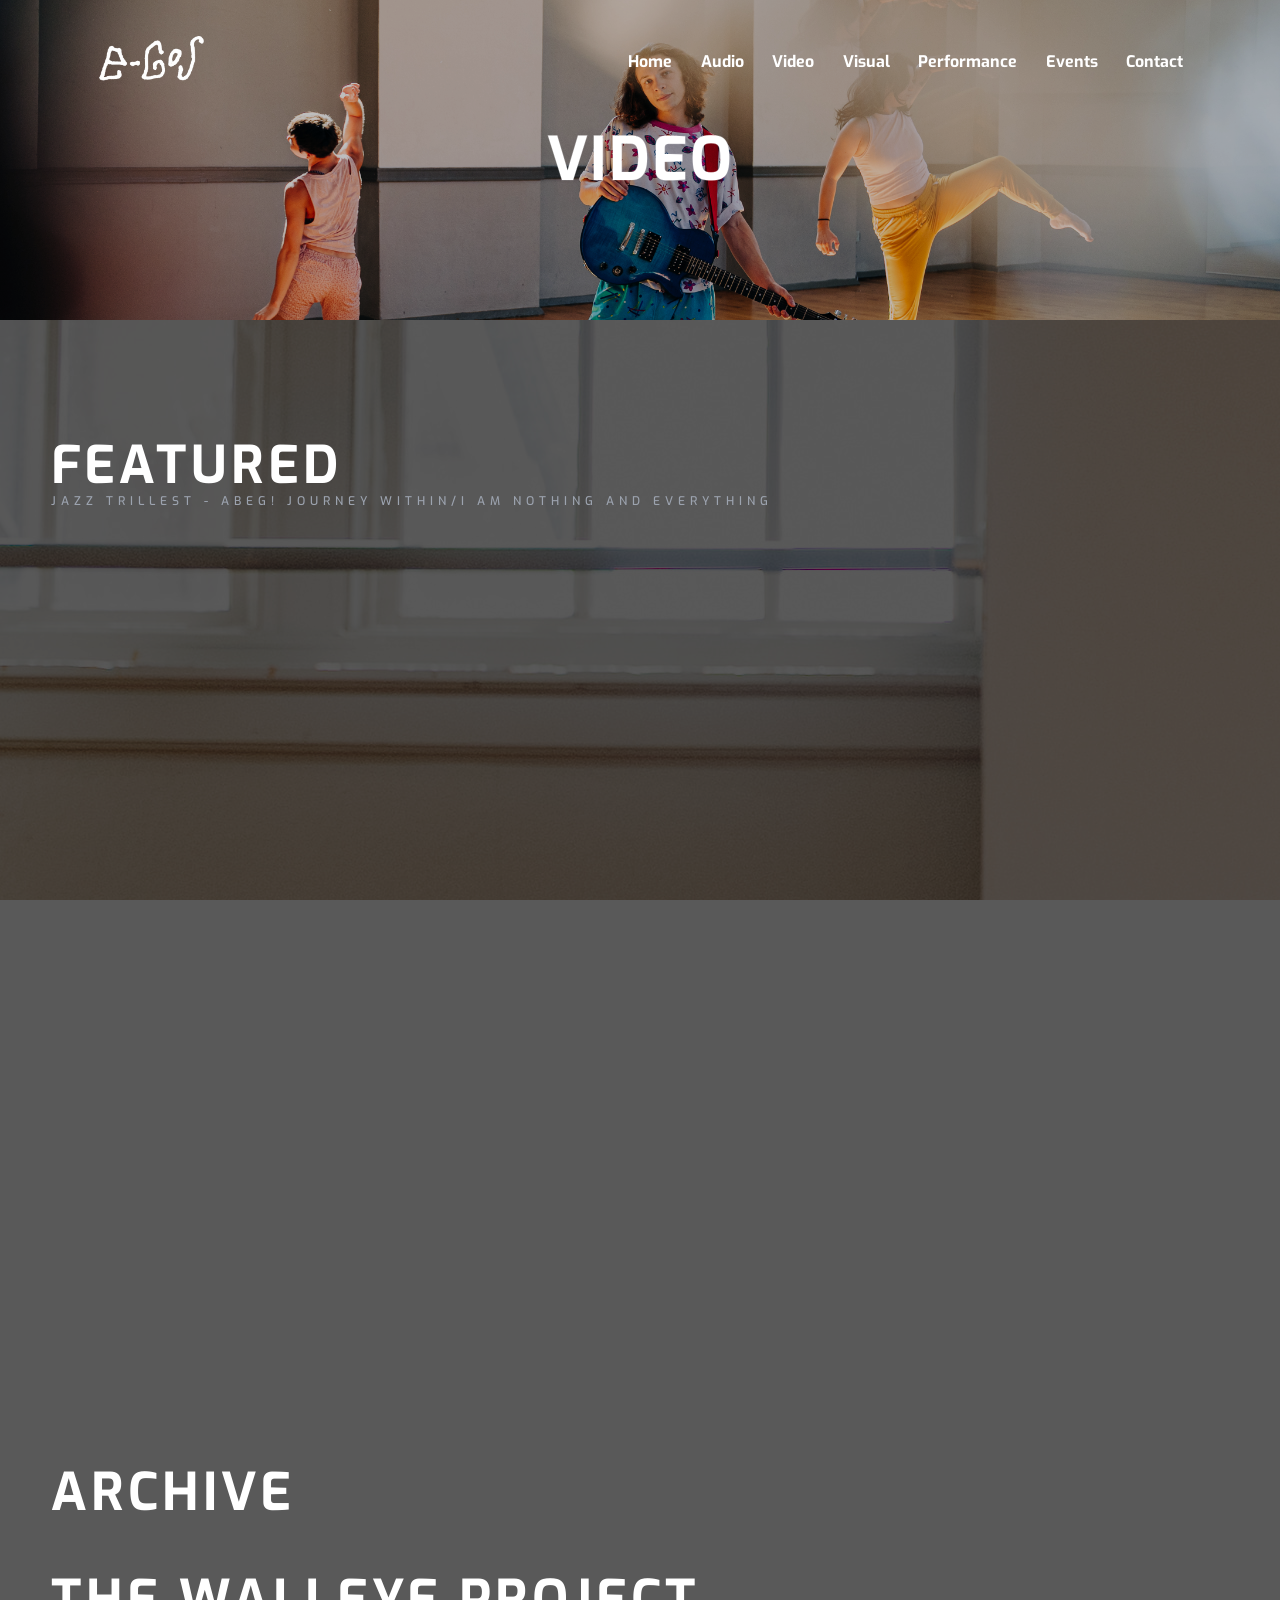
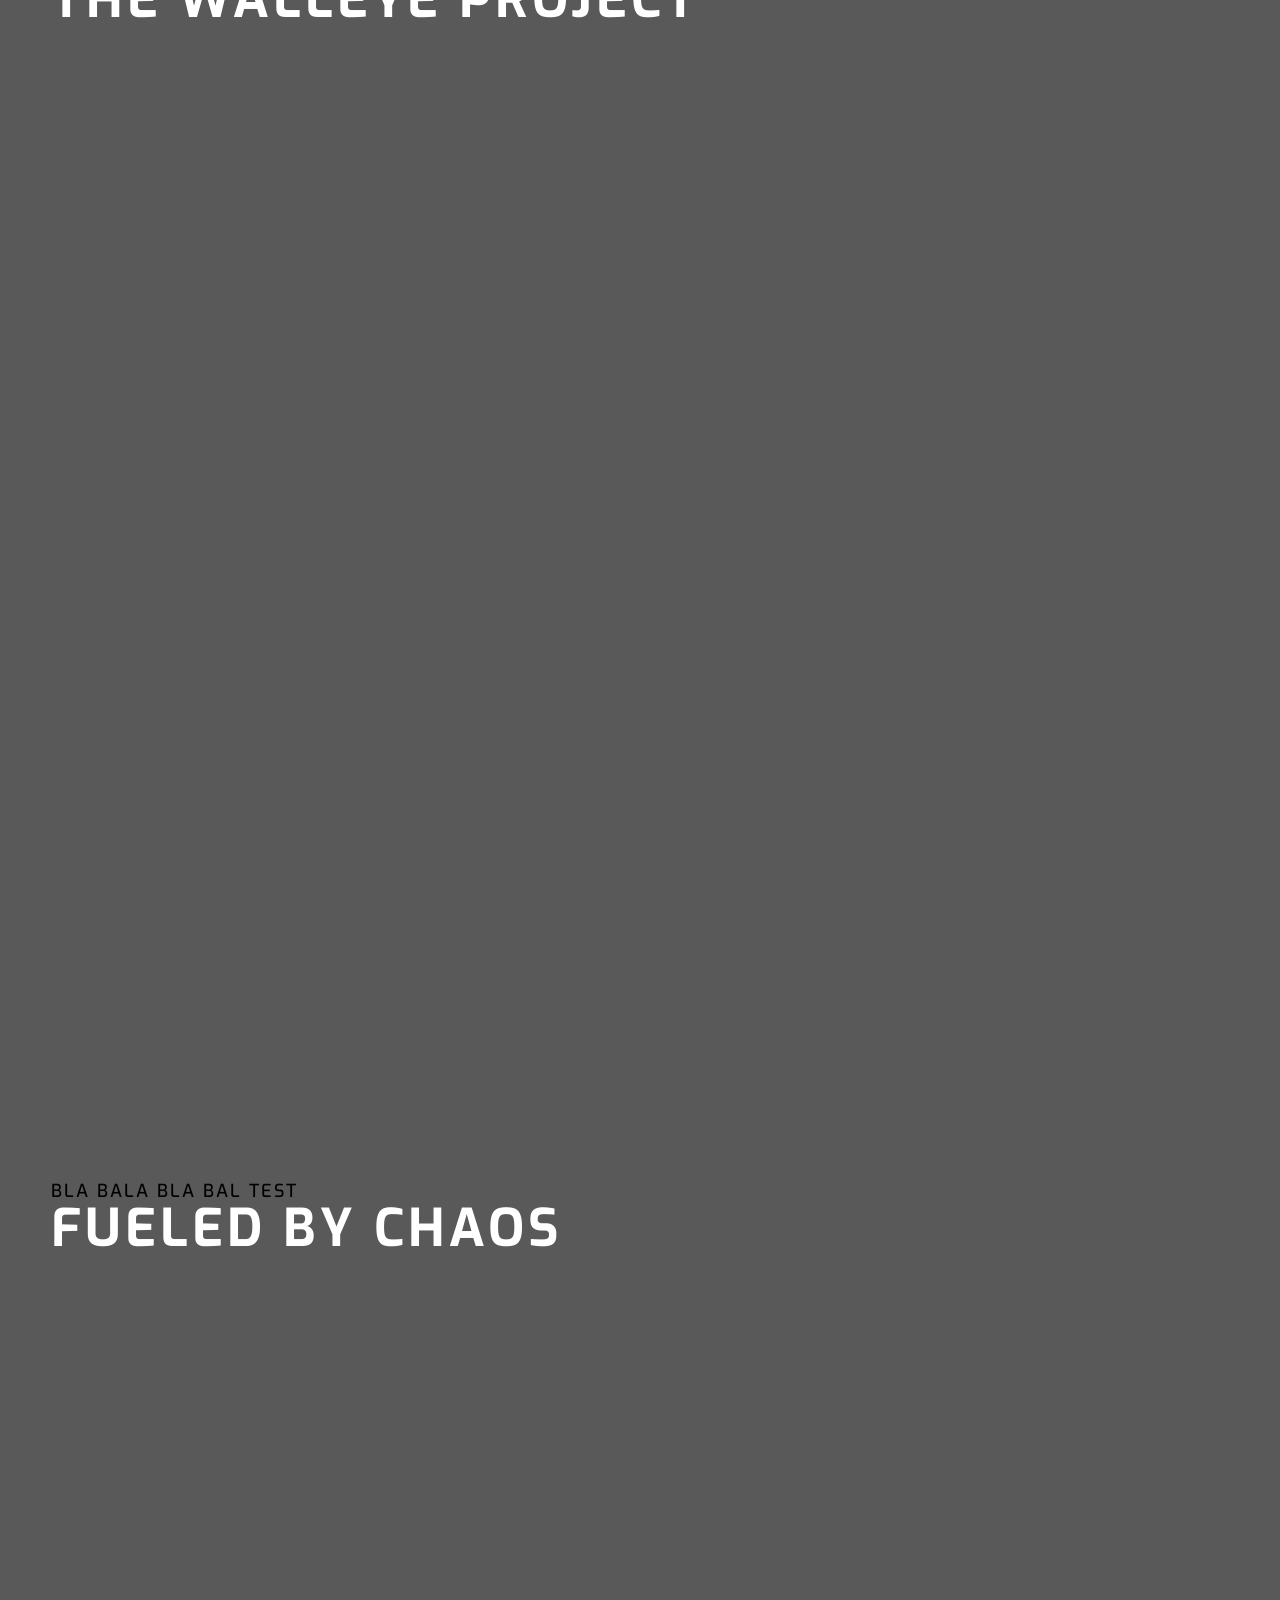
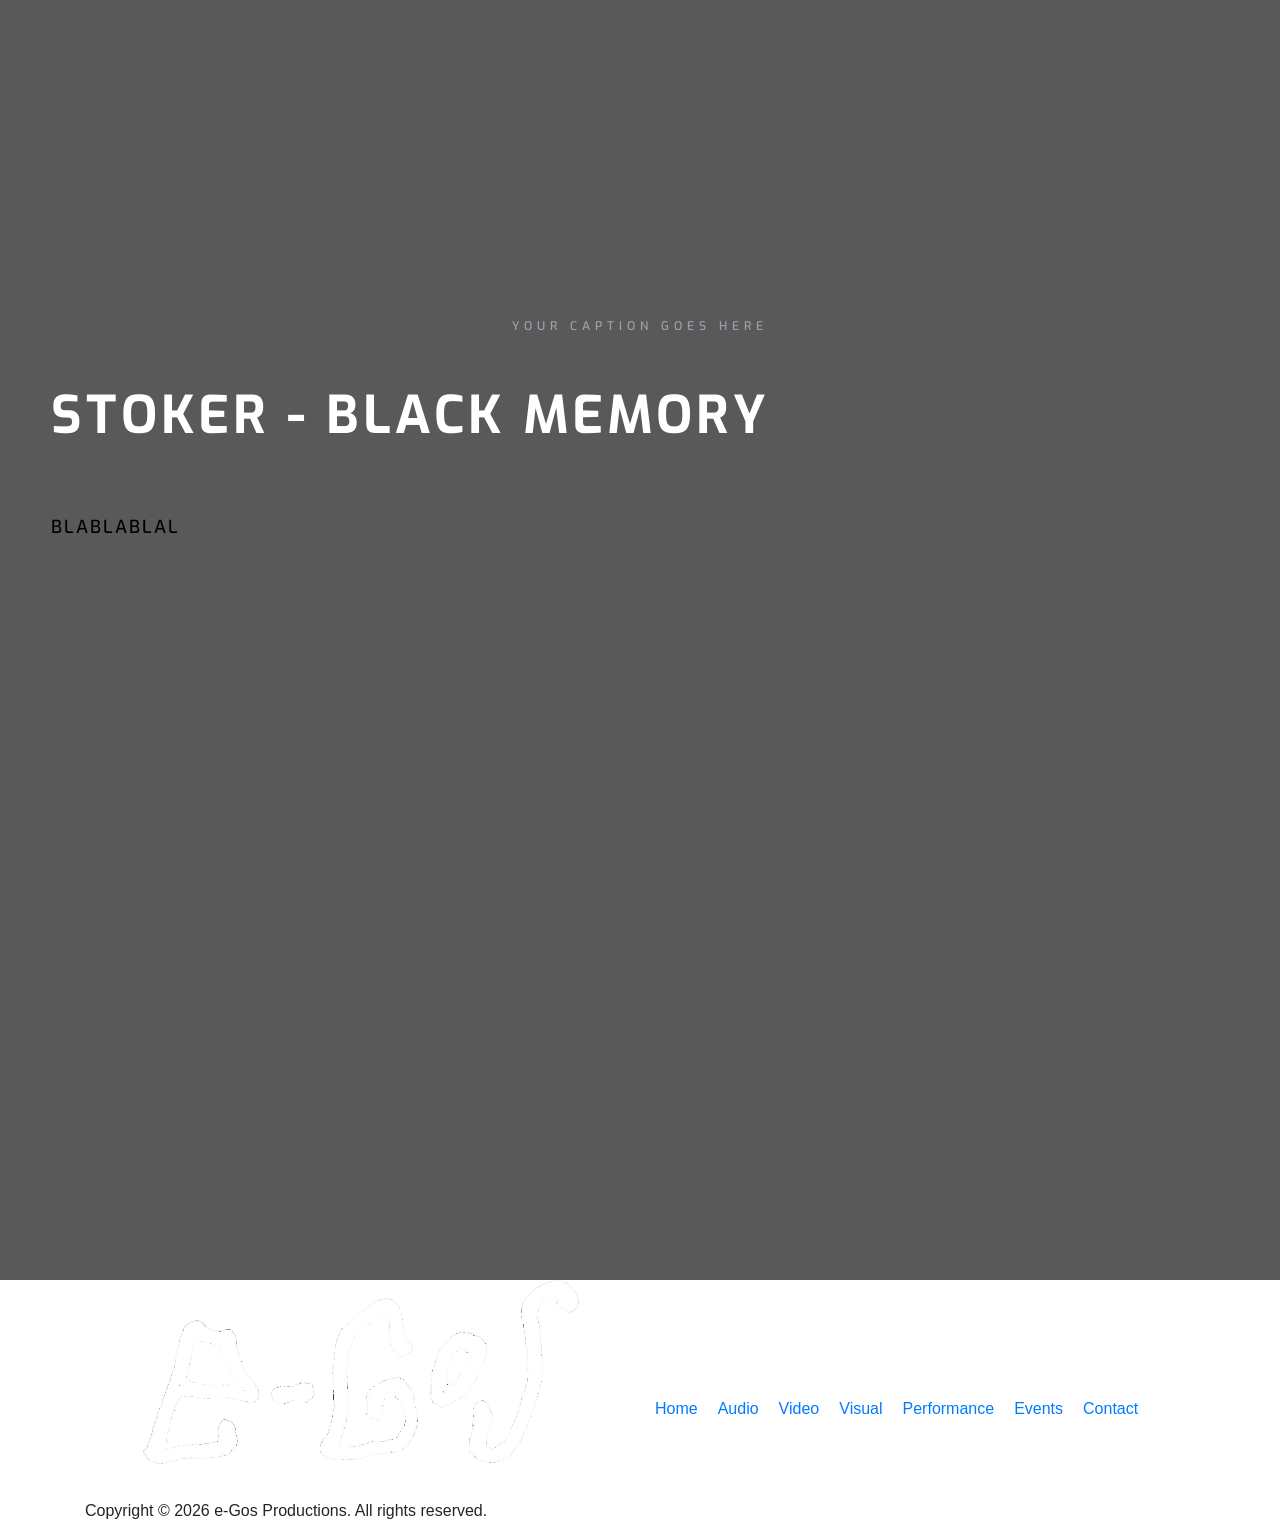
<file: video.html>
<!DOCTYPE html>
<html lang="en">

<head>

    <meta charset="UTF-8">

    <meta name="description"
        content="e-Gos Productions — video, visual art, performance, music, and experimental work.">

    <meta http-equiv="X-UA-Compatible" content="IE=edge">

    <meta name="viewport"
        content="width=device-width, initial-scale=1, shrink-to-fit=no">

    <title>e-Gos — Video</title>


    <!-- Favicon -->
    <link rel="icon" href="img/core-img/favicon.ico">


    <!-- Main Stylesheet -->
    <link rel="stylesheet" href="style.css">


    <!-- Google Font -->
    <link rel="preconnect" href="https://fonts.googleapis.com">

    <link rel="preconnect"
        href="https://fonts.gstatic.com"
        crossorigin>

    <link
        href="https://fonts.googleapis.com/css2?family=Exo:ital,wght@0,100..900;1,100..900&display=swap"
        rel="stylesheet">


    <!-- Small Internal Hero CSS -->
    <style>

        /* =========================================
           SMALL INTERNAL HERO
           ========================================= */

        .egos-internal-hero {
            position: relative;
            width: 100%;
            height: 320px;

            overflow: hidden;

            display: flex;
            align-items: center;
            justify-content: center;

            margin: 0;
        }


        .egos-internal-hero-bg {
            position: absolute;

            top: 0;
            left: 0;
            right: 0;
            bottom: 0;

            width: 100%;
            height: 100%;

            background-position: center;
            background-size: cover;
            background-repeat: no-repeat;

            z-index: 0;
        }


        .egos-internal-hero::after {
            content: "";

            position: absolute;

            top: 0;
            left: 0;
            right: 0;
            bottom: 0;

            background: rgba(0, 0, 0, 0.25);

            z-index: 1;
        }


        .egos-internal-hero-content {
            position: relative;

            z-index: 2;

            text-align: center;
        }


        .egos-internal-hero-content h2 {
            position: relative;

            margin: 0;

            color: #ffffff;

            font-size: 60px;

            font-weight: 700;

            text-transform: uppercase;

            letter-spacing: 2px;
        }


        .egos-internal-hero-content h2 span {
            position: absolute;

            left: 50%;
            top: 0;

            transform: translateX(-50%);

            width: 100%;

            color: transparent;

            -webkit-text-stroke: 1px rgba(255,255,255,0.25);

            z-index: -1;
        }


        /* =========================================
           VIDEO IFRAMES
           ========================================= */

        .egos-video-item iframe {
            display: block;

            width: 100%;

            aspect-ratio: 16 / 9;

            border: 0;

            margin: 0;
        }


        /* =========================================
           MOBILE HERO
           ========================================= */

        @media (max-width: 767px) {

            .egos-internal-hero {
                height: 240px;
            }

            .egos-internal-hero-content h2 {
                font-size: 42px;
            }

        }

    </style>

</head>


<body>


    <!-- =========================================
         PRELOADER
         ========================================= -->

    <div class="preloader d-flex align-items-center justify-content-center">

        <div class="lds-ellipsis">

            <div></div>
            <div></div>
            <div></div>
            <div></div>

        </div>

    </div>



    <!-- =========================================
         HEADER
         ========================================= -->

    <header class="header-area">

        <div class="oneMusic-main-menu">

            <div class="classy-nav-container breakpoint-off">

                <div class="container">

                    <nav
                        class="classy-navbar justify-content-between"
                        id="oneMusicNav"
                        aria-label="Main navigation">


                        <!-- LOGO -->

                        <a href="index.html"
                           class="nav-brand">

                            <img
                                src="images/Logo.png"
                                alt="e-Gos">

                        </a>


                        <!-- MOBILE TOGGLE -->

                        <div class="classy-navbar-toggler">

                            <span class="navbarToggler">

                                <span></span>
                                <span></span>
                                <span></span>

                            </span>

                        </div>


                        <!-- NAVIGATION -->

                        <div class="classy-menu">


                            <div class="classycloseIcon">

                                <div class="cross-wrap">

                                    <span class="top"></span>
                                    <span class="bottom"></span>

                                </div>

                            </div>


                            <div class="classynav">

                                <ul>


                                    <li>

                                        <a href="index.html">
                                            Home
                                        </a>

                                    </li>


                                    <li>

                                        <a href="audio.html">
                                            Audio
                                        </a>

                                    </li>


                                    <li class="active">

                                        <a href="video.html">
                                            Video
                                        </a>

                                    </li>


                                    <li>

                                        <a href="visual.html">
                                            Visual
                                        </a>

                                    </li>


                                    <li>

                                        <a href="performance.html">
                                            Performance
                                        </a>

                                    </li>


                                    <li>

                                        <a href="event.html">
                                            Events
                                        </a>

                                    </li>


                                    <li>

                                        <a href="contact.html">
                                            Contact
                                        </a>

                                    </li>


                                </ul>

                            </div>

                        </div>

                    </nav>

                </div>

            </div>

        </div>

    </header>



    <!-- =========================================
         SMALL INTERNAL HERO
         ========================================= -->

    <section class="egos-internal-hero">


        <!-- HERO BACKGROUND -->

        <div
            class="egos-internal-hero-bg"
            style="background-image: url('images/g (4).jpg');">
        </div>


        <!-- HERO TEXT -->

        <div class="egos-internal-hero-content">

            <h2>

                Video

                <span>
                    Video
                </span>

            </h2>

        </div>


    </section>



    <!-- =========================================
         FEATURED VIDEO
         ========================================= -->

  <section
    class="egos-media-section dark bg-img bg-overlay bg-fixed"
    style="background-image: url('images/g (8).jpg');">

        <div class="egos-media-container">


            <div class="egos-section-heading">

                <h2>
                  Featured
                </h2>
                  <p>
                  Jazz Trillest - ABEG! Journey Within/I am nothing and Everything 
                </p>

            </div>


            <div class="egos-video-item">


       <div class="youtube-container">
    <iframe
        src="https://www.youtube.com/embed/7U6pNAmdOYc?si=IlTFw0VkJaj81ZWr"
        title="YouTube video player"
        frameborder="0"
        allow="accelerometer; autoplay; clipboard-write; encrypted-media; gyroscope; picture-in-picture; web-share"
        referrerpolicy="strict-origin-when-cross-origin"
        allowfullscreen>
    </iframe>
</div>
                


            </div>


        </div>

    </section>



    <!-- =========================================
         VIDEO ARCHIVE
         ========================================= -->

 <section
    class="egos-media-section blue bg-img bg-overlay bg-fixed"
    style="background-image: url('images/g (2).jpg');">

        <div class="egos-media-container">


            <div class="egos-section-heading">

                <h2>
                   Archive
                </h2>

            </div>



            <!-- =================================
                 VIDEO 01
                 ================================= -->

            <div class="egos-video-item">
                
                <div class="egos-section-heading">

                <h2>
                   The Walleye Project
                </h2>

            </div>

<iframe src="https://player.vimeo.com/video/1231761863?title=0&amp;byline=0&amp;portrait=0&amp;badge=0&amp;autopause=0&amp;player_id=0&amp;app_id=58479" width="1920" height="1080" frameborder="0" allow="autoplay; fullscreen; picture-in-picture; clipboard-write; encrypted-media; web-share" referrerpolicy="strict-origin-when-cross-origin" title="The Walleye Project"></iframe>

                <div class="egos-video-caption">

                    <h3>
                  bla bala bla bal test
                    </h3>

                </div>


            </div>



            <!-- =================================
                 VIDEO 02
                 ================================= -->

            <div class="egos-video-item">

                <div class="egos-section-heading">

                <h2>
                   Fueled by Chaos
                </h2>

              <div class="youtube-container">
        <iframe
            src="https://www.youtube.com/embed/--66uRDZ6vc?si=KD0TKnv9NrIkF6XZ"
            title="Stoker - Black Memory"
            frameborder="0"
            allow="accelerometer; autoplay; clipboard-write; encrypted-media; gyroscope; picture-in-picture; web-share"
            referrerpolicy="strict-origin-when-cross-origin"
            allowfullscreen>
        </iframe>
    </div>

                    <p class="text-center mt-20">
        your caption goes here
    </p>

</div>


            <!-- =================================
                 VIDEO 03
                 ================================= -->

            <div class="egos-video-item">
<div class="egos-section-heading">

                <h2>
                   Stoker - Black Memory
                </h2>

            </div>

                <div class="youtube-container">
 
                    <iframe width="560" height="315" src="https://www.youtube.com/embed/--66uRDZ6vc?si=KD0TKnv9NrIkF6XZ" title="YouTube video player" frameborder="0" allow="accelerometer; autoplay; clipboard-write; encrypted-media; gyroscope; picture-in-picture; web-share" referrerpolicy="strict-origin-when-cross-origin" allowfullscreen></iframe>
             
                    <div class="egos-video-caption">

                    <h3>
                       blablablal
                    </h3>

                </div>


            </div>


        </div>

    </section>


    <!-- =========================================
         FOOTER
         ========================================= -->

    <footer class="footer-area">

        <div class="container">

            <div class="row d-flex flex-wrap align-items-center">


                <!-- FOOTER LOGO -->

                <div class="col-12 col-md-6">


                    <a href="index.html">

                        <img
                            src="images/Logo.png"
                            alt="e-Gos">

                    </a>


                    <p class="copywrite-text">

                        Copyright &copy;

                        <script>

                            document.write(
                                new Date().getFullYear()
                            );

                        </script>

                        e-Gos Productions.

                        All rights reserved.

                    </p>


                </div>



                <!-- FOOTER NAV -->

                <div class="col-12 col-md-6">


                    <div class="footer-nav">

                        <ul>


                            <li>

                                <a href="index.html">
                                    Home
                                </a>

                            </li>


                            <li>

                                <a href="audio.html">
                                    Audio
                                </a>

                            </li>


                            <li>

                                <a href="video.html">
                                    Video
                                </a>

                            </li>


                            <li>

                                <a href="visual.html">
                                    Visual
                                </a>

                            </li>


                            <li>

                                <a href="performance.html">
                                    Performance
                                </a>

                            </li>


                            <li>

                                <a href="event.html">
                                    Events
                                </a>

                            </li>


                            <li>

                                <a href="contact.html">
                                    Contact
                                </a>

                            </li>


                        </ul>

                    </div>


                </div>


            </div>

        </div>

    </footer>



    <!-- =========================================
         JAVASCRIPT
         ========================================= -->

    <script src="js/jquery/jquery-2.2.4.min.js"></script>

    <script src="js/bootstrap/popper.min.js"></script>

    <script src="js/bootstrap/bootstrap.min.js"></script>

    <script src="js/plugins/plugins.js"></script>

    <script src="js/active.js"></script>


</body>

</html>
</file>
<file: style.css>
/* [Master Stylesheet - v1.0] */
/* :: 1.0 Import Fonts */
@import url("https://fonts.googleapis.com/css2?family=Exo:ital,wght@0,100..900;1,100..900&display=swap");
/* :: 2.0 Import All CSS */
@import url(css/bootstrap.min.css);
@import url(css/classy-nav.css);
@import url(css/owl.carousel.min.css);
@import url(css/animate.css);
@import url(css/magnific-popup.css);
@import url(css/font-awesome.min.css);
@import url(css/audioplayer.css);
@import url(css/one-music-icon.css);
/* :: 3.0 Base CSS */
* {
  margin: 0;
  padding: 0; }

body {
  font-family: "Exo, sans-serif;
  font-size: 14px; }

h1,
h2,
h3,
h4,
h5,
h6 {
  margin: 0;
  font-family: "Exo", sans-serif;
  font-weight: 500;
  color: #000000;
}


.exo-<uniquifier> {
  font-family: "Exo", sans-serif;
  font-optical-sizing: auto;
  font-weight: 333;
  font-style: normal;
}

ul,
ol {
  margin: 0; }
  ul li,
  ol li {
    list-style: none; }

img {
  height: auto;
  max-width: 100%; }

/* :: 3.1.0 Spacing */
.mt-15 {
  margin-top: 15px !important; }

.mt-30 {
  margin-top: 30px !important; }

.mt-50 {
  margin-top: 50px !important; }

.mt-70 {
  margin-top: 70px !important; }

.mt-100 {
  margin-top: 100px !important; }

.mb-15 {
  margin-bottom: 15px !important; }

.mb-30 {
  margin-bottom: 30px !important; }

.mb-50 {
  margin-bottom: 50px !important; }

.mb-70 {
  margin-bottom: 70px !important; }

.mb-100 {
  margin-bottom: 100px !important; }

.ml-15 {
  margin-left: 15px !important; }

.ml-30 {
  margin-left: 30px !important; }

.ml-50 {
  margin-left: 50px !important; }

.mr-15 {
  margin-right: 15px !important; }

.mr-30 {
  margin-right: 30px !important; }

.mr-50 {
  margin-right: 50px !important; }

/* :: 3.2.0 Height */
.height-400 {
  height: 400px !important; }

.height-500 {
  height: 500px !important; }

.height-600 {
  height: 600px !important; }

.height-700 {
  height: 700px !important; }

.height-800 {
  height: 800px !important; }

/* :: 3.3.0 Section Padding */
.section-padding-100 {
  padding-top: 100px;
  padding-bottom: 100px; }

.section-padding-100-0 {
  padding-top: 100px;
  padding-bottom: 0; }

.section-padding-0-100 {
  padding-top: 0;
  padding-bottom: 100px; }

.section-padding-100-70 {
  padding-top: 100px;
  padding-bottom: 70px; }

/* :: 3.4.0 Section Heading */
.section-heading {
  position: relative;
  z-index: 1;
  margin-bottom: 100px;
  text-align: center; }
  .section-heading p {
    color: #5f5f5f;
    font-size: 14px;
    margin-bottom: 5px; }
  .section-heading h2 {
    font-size: 18px;
    text-transform: uppercase;
    letter-spacing: 10px;
    margin-bottom: 0; }
    @media only screen and (max-width: 767px) {
      .section-heading h2 {
        letter-spacing: 5px; } }
  .section-heading.white h2 {
    color: #fff; }
  .section-heading.style-2 p {
    font-size: 16px; }
  .section-heading.style-2 h2 {
    font-size: 30px; }
    @media only screen and (max-width: 767px) {
      .section-heading.style-2 h2 {
        font-size: 24px; } }

/* :: 3.5.0 Preloader */
.preloader {
  background-color: #ffffff;
  width: 100%;
  height: 100%;
  position: fixed;
  top: 0;
  left: 0;
  right: 0;
  z-index: 99999; }
  .preloader .lds-ellipsis {
    display: inline-block;
    position: relative;
    width: 64px;
    height: 64px; }
    .preloader .lds-ellipsis div {
      position: absolute;
      top: 27px;
      width: 11px;
      height: 11px;
      border-radius: 50%;
      background: #000000;
      animation-timing-function: cubic-bezier(0, 1, 1, 0); }
      .preloader .lds-ellipsis div:nth-child(1) {
        left: 6px;
        -webkit-animation: lds-ellipsis1 0.6s infinite;
        animation: lds-ellipsis1 0.6s infinite; }
      .preloader .lds-ellipsis div:nth-child(2) {
        left: 6px;
        -webkit-animation: lds-ellipsis2 0.6s infinite;
        animation: lds-ellipsis2 0.6s infinite; }
      .preloader .lds-ellipsis div:nth-child(3) {
        left: 26px;
        -webkit-animation: lds-ellipsis2 0.6s infinite;
        animation: lds-ellipsis2 0.6s infinite; }
      .preloader .lds-ellipsis div:nth-child(4) {
        left: 45px;
        -webkit-animation: lds-ellipsis3 0.6s infinite;
        animation: lds-ellipsis3 0.6s infinite; }

@-webkit-keyframes lds-ellipsis1 {
  0% {
    -webkit-transform: scale(0);
    transform: scale(0); }
  100% {
    -webkit-transform: scale(1);
    transform: scale(1); } }
@keyframes lds-ellipsis1 {
  0% {
    -webkit-transform: scale(0);
    transform: scale(0); }
  100% {
    -webkit-transform: scale(1);
    transform: scale(1); } }
@-webkit-keyframes lds-ellipsis3 {
  0% {
    -webkit-transform: scale(1);
    transform: scale(1); }
  100% {
    -webkit-transform: scale(0);
    transform: scale(0); } }
@keyframes lds-ellipsis3 {
  0% {
    -webkit-transform: scale(1);
    transform: scale(1); }
  100% {
    -webkit-transform: scale(0);
    transform: scale(0); } }
@-webkit-keyframes lds-ellipsis2 {
  0% {
    -webkit-transform: translate(0, 0);
    transform: translate(0, 0); }
  100% {
    -webkit-transform: translate(19px, 0);
    transform: translate(19px, 0); } }
@keyframes lds-ellipsis2 {
  0% {
    -webkit-transform: translate(0, 0);
    transform: translate(0, 0); }
  100% {
    -webkit-transform: translate(19px, 0);
    transform: translate(19px, 0); } }
/* :: 3.6.0 Miscellaneous */
.bg-img {
  background-position: center center;
  background-size: cover;
  background-repeat: no-repeat; }

.bg-white {
  background-color: #ffffff !important; }

.bg-dark {
  background-color: #000000 !important; }

.bg-transparent {
  background-color: transparent !important; }

.bg-gray {
  background-color: #f5f9fa; }

.font-bold {
  font-family: "Exo", sans-serif;
  font-weight: 700; }

.font-light {
  font-family: "Exo", sans-serif;
  font-weight: 300; }

.bg-overlay {
  position: relative;
  z-index: 2;
  background-position: center center;
  background-size: cover; }
  .bg-overlay::after {
    background-color: rgba(0, 0, 0, 0.65);
    position: absolute;
    z-index: -1;
    top: 0;
    left: 0;
    width: 100%;
    height: 100%;
    content: ""; }

.bg-fixed {
  background-attachment: fixed !important; }

/* :: 3.7.0 ScrollUp */
#scrollUp {
  background-color: #000000;
  border-radius: 0;
  bottom: 50px;
  box-shadow: 0 2px 6px 0 rgba(0, 0, 0, 0.3);
  color: #ffffff;
  font-size: 24px;
  height: 40px;
  line-height: 40px;
  right: 50px;
  text-align: center;
  width: 40px;
  -webkit-transition-duration: 500ms;
  transition-duration: 500ms;
  box-shadow: 0 1px 5px 2px rgba(0, 0, 0, 0.15); }
  @media only screen and (max-width: 767px) {
    #scrollUp {
      right: 30px;
      bottom: 30px; } }
  #scrollUp:hover {
    background-color: #fff;
    color: #232323; }

/* :: 3.8.0 oneMusic Button */
.oneMusic-btn {
  background-color: #fff;
  -webkit-transition-duration: 500ms;
  transition-duration: 500ms;
  position: relative;
  z-index: 1;
  display: inline-block;
  min-width: 212px;
  height: 49px;
  color: #000;
  border: 1px solid #000;
  border-radius: 0;
  padding: 0 30px;
  font-size: 16px;
  line-height: 47px;
  font-family: "Exo", sans-serif;
  font-weight: 700;
  text-transform: capitalize; }
  .oneMusic-btn i {
    margin-left: 5px; }
  .oneMusic-btn:hover, .oneMusic-btn:focus {
    font-size: 16px;
    font-weight: 700;
    background-color: #000000;
    color: #fff; }
  .oneMusic-btn.btn-2 {
    background-color: #000000;
    color: #fff; }
    .oneMusic-btn.btn-2:hover, .oneMusic-btn.btn-2:focus {
      background-color: #fff;
      color: #232323; }

/* :: 3.8.1 Pulse Button - Circular with Orange Glow */
.pulse-button {
  min-width: auto;
  width: 70px;
  height: 70px;
  border-radius: 50%;
  padding: 0;
  border: 2px solid #fff;
  background-color: #ffffff;
  color: #000;
  line-height: 66px;
  display: inline-flex;
  align-items: center;
  justify-content: center;
  box-shadow: 0 0 0 0 rgba(255, 140, 0, 0.7);
  position: relative;
  z-index: 1; }

.pulse-button i {
  margin-left: 0;
  font-size: 20px; }

.pulse-button:hover,
.pulse-button:focus {
  background-color: #ffffff;
  color: #000;
  border-color: #fff; }

/* :: 4.0 Header Area CSS */
.header-area {
  position: absolute;
  z-index: 1000;
  width: 100%;
  top: 20px;
  left: 0;
  z-index: 1000; }
  .header-area .oneMusic-main-menu {
    position: relative;
    width: 100%;
    height: 85px;
    background-color: transparent; }
    @media only screen and (max-width: 767px) {
      .header-area .oneMusic-main-menu {
        height: 70px; } }
    .header-area .oneMusic-main-menu .classy-nav-container {
      background-color: transparent; }
    .header-area .oneMusic-main-menu .classy-navbar {
      background-color: transparent;
      height: 85px;
      padding: 0; }
      @media only screen and (max-width: 767px) {
        .header-area .oneMusic-main-menu .classy-navbar {
          height: 70px; } }
      .header-area .oneMusic-main-menu .classy-navbar .classynav ul li a {
        font-family: "Exo", sans-serif;
        font-weight: 700;
        text-transform: capitalize;
        color: #ffffff;
        font-size: 16px; }
        .header-area .oneMusic-main-menu .classy-navbar .classynav ul li a:hover, .header-area .oneMusic-main-menu .classy-navbar .classynav ul li a:focus {
          color: rgba(255, 255, 255, 0.7); }
        @media only screen and (min-width: 768px) and (max-width: 991px) {
          .header-area .oneMusic-main-menu .classy-navbar .classynav ul li a {
            background-color: #000000;
            border-bottom-color: rgba(255, 255, 255, 0.1); } }
        @media only screen and (max-width: 767px) {
          .header-area .oneMusic-main-menu .classy-navbar .classynav ul li a {
            background-color: #000000;
            border-bottom-color: rgba(255, 255, 255, 0.1); } }
      .header-area .oneMusic-main-menu .classy-navbar .classynav ul li.megamenu-item > a::after,
      .header-area .oneMusic-main-menu .classy-navbar .classynav ul li.has-down > a::after {
        color: #ffffff; }
      .header-area .oneMusic-main-menu .classy-navbar .classynav ul li.megamenu-item ul li > a::after,
      .header-area .oneMusic-main-menu .classy-navbar .classynav ul li.has-down ul li > a::after {
        color: #232323; }
        @media only screen and (max-width: 767px) {
          .header-area .oneMusic-main-menu .classy-navbar .classynav ul li.megamenu-item ul li > a::after,
          .header-area .oneMusic-main-menu .classy-navbar .classynav ul li.has-down ul li > a::after {
            color: #ffffff; } }
      .header-area .oneMusic-main-menu .classy-navbar .classynav ul li ul li a {
        color: #232323; }
        .header-area .oneMusic-main-menu .classy-navbar .classynav ul li ul li a:hover, .header-area .oneMusic-main-menu .classy-navbar .classynav ul li ul li a:focus {
          color: #888888; }
        @media only screen and (min-width: 992px) and (max-width: 1199px) {
          .header-area .oneMusic-main-menu .classy-navbar .classynav ul li ul li a {
            padding: 0 15px; } }
        @media only screen and (min-width: 768px) and (max-width: 991px) {
          .header-area .oneMusic-main-menu .classy-navbar .classynav ul li ul li a {
            color: #ffffff;
            padding: 0 30px;
            border-bottom-color: rgba(255, 255, 255, 0.1); } }
        @media only screen and (max-width: 767px) {
          .header-area .oneMusic-main-menu .classy-navbar .classynav ul li ul li a {
            color: #ffffff;
            padding: 0 30px;
            border-bottom-color: rgba(255, 255, 255, 0.1) !important; } }
      .header-area .oneMusic-main-menu .classy-navbar .classynav ul li .dropdown li .dropdown li .dropdown li a {
        border-bottom: 1px solid rgba(242, 244, 248, 0.7); }
        @media only screen and (min-width: 768px) and (max-width: 991px) {
          .header-area .oneMusic-main-menu .classy-navbar .classynav ul li .dropdown li .dropdown li .dropdown li a {
            border-bottom-color: rgba(255, 255, 255, 0.1) !important; } }
        @media only screen and (max-width: 767px) {
          .header-area .oneMusic-main-menu .classy-navbar .classynav ul li .dropdown li .dropdown li .dropdown li a {
            border-bottom-color: rgba(255, 255, 255, 0.1) !important; } }
    .header-area .oneMusic-main-menu .login-register-cart-button {
      position: relative;
      z-index: 1;
      margin-left: 100px; }
      @media only screen and (min-width: 768px) and (max-width: 991px) {
        .header-area .oneMusic-main-menu .login-register-cart-button {
          margin-left: 12px;
          margin-top: 15px; } }
      @media only screen and (max-width: 767px) {
        .header-area .oneMusic-main-menu .login-register-cart-button {
          margin-left: 12px;
          margin-top: 15px; } }
      .header-area .oneMusic-main-menu .login-register-cart-button .login-register-btn {
        position: relative;
        z-index: 10; }
        .header-area .oneMusic-main-menu .login-register-cart-button .login-register-btn a {
          -webkit-transition-duration: 500ms;
          transition-duration: 500ms;
          margin-bottom: 0;
          color: #fff;
          font-family: "Exo", sans-serif;
          font-weight: 700;
          font-size: 16px;
          cursor: pointer;
          line-height: 1; }
          .header-area .oneMusic-main-menu .login-register-cart-button .login-register-btn a:hover, .header-area .oneMusic-main-menu .login-register-cart-button .login-register-btn a:focus {
            color: rgba(255, 255, 255, 0.7); }
      .header-area .oneMusic-main-menu .login-register-cart-button .cart-btn {
        position: relative;
        z-index: 10; }
        .header-area .oneMusic-main-menu .login-register-cart-button .cart-btn p {
          -webkit-transition-duration: 500ms;
          transition-duration: 500ms;
          margin-bottom: 0;
          color: #fff;
          font-size: 18px;
          cursor: pointer;
          line-height: 1; }
          .header-area .oneMusic-main-menu .login-register-cart-button .cart-btn p:hover, .header-area .oneMusic-main-menu .login-register-cart-button .cart-btn p:focus {
            color: rgba(255, 255, 255, 0.7); }
          .header-area .oneMusic-main-menu .login-register-cart-button .cart-btn p .quantity {
            width: 15px;
            height: 15px;
            border: 1px solid #fff;
            background-color: #232323;
            color: #fff;
            display: block;
            position: absolute;
            bottom: -5px;
            left: -10px;
            z-index: 10;
            font-size: 9px;
            font-family: "Exo", sans-serif;
            font-weight: 400;
            border-radius: 50%;
            line-height: 13px;
            text-align: center; }
  .header-area .is-sticky .oneMusic-main-menu {
    position: fixed;
    width: 100%;
    height: 85px;
    top: 0;
    left: 0;
    z-index: 9999;
    background-color: transparent;
    box-shadow: 0 5px 50px 15px rgba(0, 0, 0, 0.2); }
    @media only screen and (max-width: 767px) {
      .header-area .is-sticky .oneMusic-main-menu {
        height: 70px; } }

.classy-navbar .nav-brand {
  max-width: 130px; }

@media only screen and (min-width: 768px) and (max-width: 991px) {
  .breakpoint-on .classy-navbar .classy-menu {
    background-color: #000000; } }
@media only screen and (max-width: 767px) {
  .breakpoint-on .classy-navbar .classy-menu {
    background-color: #000000; } }

@media only screen and (min-width: 768px) and (max-width: 991px) {
  .classynav ul li .megamenu .single-mega.cn-col-4 {
    padding: 0; } }
@media only screen and (max-width: 767px) {
  .classynav ul li .megamenu .single-mega.cn-col-4 {
    padding: 0; } }

.classycloseIcon .cross-wrap span {
  background: #ffffff; }

/* :: 5.0 Hero Slides Area */
.hero-area,
.hero-slides {
  position: relative;
  z-index: 1; }

.single-hero-slide {
  width: 100%;
  height: 950px;
  position: relative;
  z-index: 1;
  padding: 0 30px;
  overflow: hidden; }
  @media only screen and (min-width: 992px) and (max-width: 1199px) {
    .single-hero-slide {
      height: 700px; } }
  @media only screen and (min-width: 768px) and (max-width: 991px) {
    .single-hero-slide {
      height: 650px; } }
  @media only screen and (max-width: 767px) {
    .single-hero-slide {
      height: 500px; } }
  .single-hero-slide::after {
    position: absolute;
    width: 100%;
    height: 100%;
    z-index: -5;
    top: 0;
    left: 0;
    background-color: rgba(0, 0, 0, 0.35);
    content: ''; }
  .single-hero-slide .slide-img {
    position: absolute;
    width: 100%;
    height: 100%;
    z-index: -10;
    left: 0;
    right: 0;
    top: 0;
    bottom: 0; }
  .single-hero-slide .hero-slides-content {
    display: inline-block;
    width: 100%; }
    .single-hero-slide .hero-slides-content h6 {
      font-size: 18px;
      color: #fff;
      letter-spacing: 20px;
      text-transform: uppercase;
      margin-bottom: 20px;
      display: block; }
      @media only screen and (max-width: 767px) {
        .single-hero-slide .hero-slides-content h6 {
          letter-spacing: 5px; } }
    .single-hero-slide .hero-slides-content h2 {
      position: relative;
      z-index: 1;
      font-size: 60px;
      color: #ffffff;
      margin-bottom: 0;
      font-family: "Exo", sans-serif;
      font-weight: 400;
      display: block;
      text-transform: capitalize;
      letter-spacing: 30px;
      overflow: hidden; }
      .single-hero-slide .hero-slides-content h2 span {
        position: absolute;
        top: 0;
        width: 100%;
        height: 100%;
        left: 0;
        color: rgba(255, 255, 255, 0.15);
        -webkit-animation: textsonar 6s linear infinite;
        animation: textsonar 6s linear infinite; }
      @media only screen and (min-width: 768px) and (max-width: 991px) {
        .single-hero-slide .hero-slides-content h2 {
          letter-spacing: 15px;
          font-size: 42px; } }
      @media only screen and (max-width: 767px) {
        .single-hero-slide .hero-slides-content h2 {
          letter-spacing: 5px;
          font-size: 30px; } }
    .single-hero-slide .hero-slides-content .btn {
      border: 1px solid #fff;
      background-color: transparent;
      color: #fff; }
      .single-hero-slide .hero-slides-content .btn:hover, .single-hero-slide .hero-slides-content .btn:focus {
        background-color: #fff;
        color: #000000; }
.internal-hero-slide {
    width: 100%;
    height: 450px;

    position: relative;
    z-index: 1;

    padding: 0 30px;

    overflow: hidden;

    display: flex;
    align-items: center;
    justify-content: center;
}

/* KEEP THE SAME MOVING BACKGROUND IMAGE */
.internal-hero-slide .slide-img {
    position: absolute;

    width: 100%;
    height: 100%;

    left: 0;
    top: 0;

    z-index: -10;

    animation: slide 12s linear infinite;
}

/* DARK OVERLAY */
.internal-hero-slide::after {
    position: absolute;

    width: 100%;
    height: 100%;

    top: 0;
    left: 0;

    z-index: -5;

    background-color: rgba(0, 0, 0, 0.35);

    content: '';
}

/* CENTER TEXT */
.internal-hero-slide .hero-slides-content {
    position: relative;
    z-index: 2;

    width: 100%;

    text-align: center;
}

.internal-hero-slide .hero-slides-content h2 {
    position: relative;

    margin: 0;

    color: #fff;

    font-size: 60px;
  font-family: "Exo", sans-serif;
    font-weight: 400;

    letter-spacing: 15px;

    text-transform: capitalize;
}

.internal-hero-slide .hero-slides-content h2 span {
    position: absolute;

    top: 0;
    left: 0;

    width: 100%;
    height: 100%;

    color: rgba(255,255,255,0.15);

    animation: textsonar 6s linear infinite;
}

@media only screen and (max-width: 767px) {

    .internal-hero {
        height: 300px;
    }

    .internal-hero-content h2 {
        font-size: 36px;
        letter-spacing: 7px;
    }

}
@-webkit-keyframes textsonar {
  0% {
    -webkit-transform: scaleX(1);
    transform: scaleX(1); }
  50% {
    -webkit-transform: scaleX(1.15);
    transform: scaleX(1.15); }
  100% {
    -webkit-transform: scaleX(1);
    transform: scaleX(1); } }
@keyframes textsonar {
  0% {
    -webkit-transform: scaleX(1);
    transform: scaleX(1); }
  50% {
    -webkit-transform: scaleX(1.15);
    transform: scaleX(1.15); }
  100% {
    -webkit-transform: scaleX(1);
    transform: scaleX(1); } }
.single-hero-slide .slide-img {
  -webkit-animation: slide 12s linear infinite;
  animation: slide 12s linear infinite; }

@-webkit-keyframes slide {
  0% {
    -webkit-transform: scale(1);
    transform: scale(1); }
  50% {
    -webkit-transform: scale(1.2);
    transform: scale(1.2); }
  100% {
    -webkit-transform: scale(1);
    transform: scale(1); } }
@keyframes slide {
  0% {
    -webkit-transform: scale(1);
    transform: scale(1); }
  50% {
    -webkit-transform: scale(1.2);
    transform: scale(1.2); }
  100% {
    -webkit-transform: scale(1);
    transform: scale(1); } }

/* Pulse animation with orange glow */
@keyframes pulse {
  0% {
    transform: scale(0.95);
    box-shadow: 0 0 0 0 rgba(255, 140, 0, 0.7); }
  50% {
    transform: scale(1);
    box-shadow: 0 0 0 30px rgba(255, 140, 0, 0); }
  100% {
    transform: scale(0.95);
    box-shadow: 0 0 0 0 rgba(255, 140, 0, 0); } }

/* :: 6.0 Buy Now Area CSS */
.oneMusic-buy-now-area.has-fluid {
  padding-left: 4%;
  padding-right: 4%;
  position: relative;
  z-index: 1; }

/* :: 7.0 Events Area CSS */
.single-event-area {
  position: relative;
  z-index: 1;
  -webkit-transition-duration: 500ms;
  transition-duration: 500ms; }
  .single-event-area img {
    width: 100%; }
  .single-event-area .event-text {
    text-align: center;
    position: relative;
    z-index: 1;
    padding: 30px 15px;
    background-color: #000;
    -webkit-transition-duration: 500ms;
    transition-duration: 500ms; }
    .single-event-area .event-text h4 {
      color: #fff;
      text-transform: uppercase;
      -webkit-transition-duration: 500ms;
      transition-duration: 500ms; }
    .single-event-area .event-text .event-meta-data {
      position: relative;
      margin-bottom: 30px; }
      .single-event-area .event-text .event-meta-data a {
        -webkit-transition-duration: 500ms;
        transition-duration: 500ms;
        position: relative;
        z-index: 1;
        color: #fff;
        font-size: 15px;
        font-family: "Exo", sans-serif;
        font-weight: 400;
        display: inline-block;
        padding-right: 29px; }
        .single-event-area .event-text .event-meta-data a:first-child::after {
          position: absolute;
          content: '|';
          top: 0;
          right: 12px;
          z-index: 1; }
        .single-event-area .event-text .event-meta-data a:last-child {
          padding-right: 0; }
    .single-event-area .event-text .see-more-btn {
      font-size: 11px;
      color: #fff;
      text-transform: uppercase;
      letter-spacing: 10px;
      border-bottom: 1px solid #fff;
      padding-left: 0;
      padding-right: 0;
      border-radius: 0; }
      .single-event-area .event-text .see-more-btn:hover, .single-event-area .event-text .see-more-btn:focus {
        font-family: "Exo", sans-serif;
        font-weight: 400; }
  .single-event-area:hover, .single-event-area:focus {
    box-shadow: 0 5px 80px 0 rgba(0, 0, 0, 0.2); }
    .single-event-area:hover .event-text, .single-event-area:focus .event-text {
      background-color: #f5f9fa; }
      .single-event-area:hover .event-text h4,
      .single-event-area:hover .event-text .event-meta-data a, .single-event-area:focus .event-text h4,
      .single-event-area:focus .event-text .event-meta-data a {
        color: #000000; }
      .single-event-area:hover .event-text .see-more-btn, .single-event-area:focus .event-text .see-more-btn {
        border-bottom-color: #000000;
        color: #000000; }

/* :: 8.0 Newsletter Area CSS */
.newsletter-area {
  position: relative;
  z-index: 1;
  border: 1px solid #000000;
  padding: 45px; }
  .newsletter-area .newsletter-form {
    position: relative;
    z-index: 1; }
    .newsletter-area .newsletter-form input {
      width: 100%;
      height: 40px;
      font-size: 14px;
      color: #b3b3b3;
      font-style: italic;
      border: none;
      border-bottom: 1px solid #d6d6d6;
      margin-bottom: 30px;
      display: block; }

.testimonials-area {
  position: relative;
  z-index: 1;
  padding: 45px; }
  .testimonials-area .testimonials-slide {
    position: relative;
    z-index: 1; }
    .testimonials-area .testimonials-slide .single-slide p {
      font-size: 15px;
      color: #fff;
      font-style: italic; }
    .testimonials-area .testimonials-slide .single-slide .testimonial-info {
      margin-top: 30px;
      display: block; }
      .testimonials-area .testimonials-slide .single-slide .testimonial-info .testimonial-thumb {
        width: 44px;
        height: 44px;
        border-radius: 50%;
        margin-right: 15px; }
        .testimonials-area .testimonials-slide .single-slide .testimonial-info .testimonial-thumb img {
          border-radius: 50%; }
      .testimonials-area .testimonials-slide .single-slide .testimonial-info p {
        font-style: normal;
        font-size: 15px;
        color: #fff;
        margin-bottom: 0; }

/* :: 9.0 Album Catagory Area CSS */
.featured-artist-area {
  position: relative;
  z-index: 1; }

.featured-artist-content {
  position: relative;
  z-index: 1; }
  @media only screen and (max-width: 767px) {
    .featured-artist-content {
      margin-top: 50px; } }
  .featured-artist-content p {
    color: #fff; }

.browse-by-catagories {
  position: relative;
  z-index: 1; }
  .browse-by-catagories a {
    display: inline-block;
    background-color: #f4f4f4;
    border: 2px solid transparent;
    padding: 6px 9px;
    font-size: 15px;
    margin-right: 5px; }
    @media only screen and (min-width: 992px) and (max-width: 1199px) {
      .browse-by-catagories a {
        padding: 4px 7px;
        font-size: 14px;
        margin-right: 4px; } }
    @media only screen and (min-width: 768px) and (max-width: 991px) {
      .browse-by-catagories a {
        padding: 4px 7px;
        font-size: 14px;
        margin-right: 5px;
        margin-bottom: 5px; } }
    @media only screen and (max-width: 767px) {
      .browse-by-catagories a {
        padding: 2px 5px;
        font-size: 13px;
        margin-right: 5px;
        margin-bottom: 5px; } }
    .browse-by-catagories a:hover, .browse-by-catagories a:focus, .browse-by-catagories a.active {
      border: 2px solid #000000; }
    .browse-by-catagories a:first-child {
      border-color: transparent;
      background-color: transparent; }

.single-album {
  position: relative;
  z-index: 1;
  -webkit-transition-duration: 500ms;
  transition-duration: 500ms;
  margin-bottom: 30px; }
  .single-album img {
    width: 100%; }
  .single-album .album-info {
    position: relative;
    z-index: 1;
    text-align: center;
    padding-top: 15px;
    padding-bottom: 15px; }
    .single-album .album-info h5 {
      font-size: 18px;
      margin-bottom: 0;
      text-transform: uppercase; }
    .single-album .album-info p {
      margin-bottom: 0; }
  .single-album:hover, .single-album:focus {
    box-shadow: 0 5px 70px 0 rgba(0, 0, 0, 0.15); }

.single-album-area {
  position: relative;
  z-index: 1;
  -webkit-transition-duration: 500ms;
  transition-duration: 500ms;
  margin-bottom: 30px; }
  .single-album-area .album-thumb {
    position: relative;
    z-index: 1; }
    .single-album-area .album-thumb .album-price p {
      position: absolute;
      top: 15px;
      left: 15px;
      background-color: #fff;
      margin-bottom: 0;
      line-height: 1;
      padding: 5px 15px;
      border-radius: 15px;
      z-index: 20; }
    .single-album-area .album-thumb .play-icon a {
      color: #fff;
      font-size: 50px;
      position: absolute;
      top: 50%;
      left: 50%;
      line-height: 1;
      -webkit-transform: translate(-50%, -50%);
      transform: translate(-50%, -50%); }
  .single-album-area img {
    width: 100%; }
  .single-album-area .album-info {
    display: block;
    position: relative;
    z-index: 1;
    padding-top: 15px;
    padding-bottom: 15px; }
    .single-album-area .album-info h5 {
      font-size: 18px;
      margin-bottom: 0;
      text-transform: uppercase; }
    .single-album-area .album-info p {
      margin-bottom: 0; }

.albums-slideshow {
  position: relative;
  z-index: 1; }
  .albums-slideshow .single-album {
    -webkit-transition-duration: 500ms;
    transition-duration: 500ms;
    margin-bottom: 0;
    border: 1px solid transparent; }
    .albums-slideshow .single-album:hover, .albums-slideshow .single-album:focus {
      border: 1px solid #000000;
      box-shadow: none;
      background-color: #f5f9fa; }
  .albums-slideshow .owl-prev,
  .albums-slideshow .owl-next {
    -webkit-transition-duration: 500ms;
    transition-duration: 500ms;
    background-color: #fff;
    position: absolute;
    width: 50px;
    height: 50px;
    border: 1px solid #000000;
    top: 50%;
    left: -25px;
    margin-top: -50px;
    z-index: 50;
    text-align: center;
    line-height: 48px;
    opacity: 0;
    visibility: hidden; }
    @media only screen and (max-width: 767px) {
      .albums-slideshow .owl-prev,
      .albums-slideshow .owl-next {
        left: 0; } }
    .albums-slideshow .owl-prev:hover, .albums-slideshow .owl-prev:focus,
    .albums-slideshow .owl-next:hover,
    .albums-slideshow .owl-next:focus {
      background-color: #000000;
      color: #fff; }
  .albums-slideshow .owl-next {
    left: auto;
    right: -25px; }
    @media only screen and (max-width: 767px) {
      .albums-slideshow .owl-next {
        right: 0; } }
  .albums-slideshow:hover .owl-prev,
  .albums-slideshow:hover .owl-next {
    opacity: 1;
    visibility: visible; }

/* :: 10.0 Songs Area CSS */
.single-song-area {
  position: relative;
  z-index: 1; }
  .single-song-area .song-thumbnail {
    position: relative;
    z-index: 1;
    -webkit-box-flex: 0;
    -ms-flex: 0 0 135px;
    flex: 0 0 135px;
    max-width: 135px;
    width: 135px;
    margin-right: 50px; }
    .single-song-area .song-thumbnail img {
      width: 100%; }
    @media only screen and (max-width: 767px) {
      .single-song-area .song-thumbnail {
        margin-right: 0;
        -webkit-box-flex: 0;
        -ms-flex: 0 0 100%;
        flex: 0 0 100%;
        max-width: 100%;
        width: 100%; } }
  .single-song-area .song-play-area {
    position: relative;
    z-index: 1;
    -webkit-box-flex: 0;
    -ms-flex: 0 0 calc(100% - 185px);
    flex: 0 0 calc(100% - 185px);
    max-width: calc(100% - 185px);
    width: calc(100% - 185px);
    background-color: #262626;
    padding: 15px 30px 20px; }
    @media only screen and (max-width: 767px) {
      .single-song-area .song-play-area {
        -webkit-box-flex: 0;
        -ms-flex: 0 0 100%;
        flex: 0 0 100%;
        max-width: 100%;
        width: 100%; } }
    .single-song-area .song-play-area .song-name p {
      color: #b8b8b8;
      margin-bottom: 5px; }
    .single-song-area .song-play-area .audioplayer {
      margin: 0;
      padding: 0;
      width: 100%;
      height: auto;
      align-items: center;
      border: none;
      border-radius: 0;
      background: transparent; }
    .single-song-area .song-play-area .audioplayer-playing .audioplayer-playpause,
    .single-song-area .song-play-area .audioplayer:not(.audioplayer-playing) .audioplayer-playpause:hover,
    .single-song-area .song-play-area .audioplayer:not(.audioplayer-playing) .audioplayer-playpause {
      background: #fff; }
    .single-song-area .song-play-area .audioplayer-time {
      font-size: 14px;
      color: #fff; }

.song-play-area {
  position: relative;
  z-index: 1;
  width: 100%;
  background-color: #262626;
  padding: 15px 30px 20px;
  border: 1px solid #363636; }
  .song-play-area .song-name p {
    color: #b8b8b8;
    margin-bottom: 5px; }
  .song-play-area .audioplayer {
    margin: 0;
    padding: 0;
    width: 100%;
    height: auto;
    align-items: center;
    border: none;
    border-radius: 0;
    background: transparent; }
  .song-play-area .audioplayer-playing .audioplayer-playpause,
  .song-play-area .audioplayer:not(.audioplayer-playing) .audioplayer-playpause:hover,
  .song-play-area .audioplayer:not(.audioplayer-playing) .audioplayer-playpause {
    background: #fff; }
  .song-play-area .audioplayer-time {
    font-size: 14px;
    color: #fff; }

.pulse-button {
  min-width: auto;
  width: 70px;
  height: 70px;
  border-radius: 50%;
  padding: 0;
  border: 2px solid #fff;
  background: #fff;
  color: #000;
  display: inline-flex;
  align-items: center;
  justify-content: center;
  position: relative;
  z-index: 1;
  box-shadow: 0 0 0 0 rgba(255, 140, 0, 0.7);
  animation: pulse 2s infinite;
}

.pulse-button i {
  margin-left: 0;
  font-size: 20px;
}

@keyframes pulse {
  0% {
    transform: scale(0.95);
    box-shadow: 0 0 0 0 rgba(255, 140, 0, 0.7);
  }

  50% {
    transform: scale(1);
    box-shadow: 0 0 0 25px rgba(255, 140, 0, 0);
  }

  100% {
    transform: scale(0.95);
    box-shadow: 0 0 0 0 rgba(255, 140, 0, 0);
  }
}  /* <-- THIS was missing */


/* =========================================
   NETWORK VIEWER
   ========================================= */

:root {
    --bg-1: #050b17;
    --bg-2: #0d1630;
    --bg-3: #120d25;

    --blue: #1d4ed8;
    --blue-soft: rgba(29, 78, 216, 0.3);

    --purple: #4c1d95;
    --purple-soft: rgba(76, 29, 149, 0.3);

    --orange: #f97316;
    --orange-soft: rgba(249, 115, 22, 0.3);

    --white: #f8fafc;
    --white-soft: rgba(248, 250, 252, 0.25);

    --line: rgba(148, 163, 184, 0.18);
}

#performance-hero {
    position: relative;
    width: 100%;
    height: 60vh;
    overflow: hidden;

    background:
        radial-gradient(
            circle at 50% 45%,
            rgba(29, 78, 216, 0.18),
            transparent 25%
        ),
        radial-gradient(
            circle at 35% 30%,
            rgba(76, 29, 149, 0.18),
            transparent 30%
        ),
        linear-gradient(
            180deg,
            var(--bg-2),
            var(--bg-1)
        );
}

#network-canvas {
    position: absolute;
    inset: 0;
    width: 100%;
    height: 100%;
    display: block;
    background: transparent;
    cursor: default;
}

/* =========================================
   NETWORK VIEWER WEB BUTTON
   ========================================= */

.web-button-nav {
    display: inline-flex;
    align-items: center;
    justify-content: center;
    gap: 8px;

    padding: 12px 24px;

    background: rgba(5, 11, 23, 0.75);
    color: #f8fafc;

    border: 1px solid rgba(148, 163, 184, 0.35);
    border-radius: 4px;

    font-family: "Exo", sans-serif;
    font-size: 14px;
    font-weight: 600;
    letter-spacing: 1px;
    text-transform: uppercase;

    text-decoration: none;
    cursor: pointer;

    backdrop-filter: blur(8px);
    -webkit-backdrop-filter: blur(8px);

    transition:
        background 0.25s ease,
        border-color 0.25s ease,
        color 0.25s ease,
        transform 0.25s ease,
        box-shadow 0.25s ease;
}

.web-button-nav:hover {
    background: rgba(29, 78, 216, 0.25);
    color: #ffffff;

    border-color: rgba(29, 78, 216, 0.8);

    transform: translateY(-2px);

    box-shadow:
        0 0 20px rgba(29, 78, 216, 0.25);
}

.web-button-nav:active {
    transform: translateY(0);
}

.web-button-nav i {
    font-size: 14px;
    transition: transform 0.25s ease;
}

/* WEB POPUP */
.modal {
    position: fixed;
    inset: 0;
    display: none;
    align-items: center;
    justify-content: center;
    background: rgba(0, 0, 0, 0.65);
    backdrop-filter: blur(10px);
    z-index: 1000;
}

.modal.open {
    display: flex;
}

.modal-panel {
    position: relative;
    width: min(92vw, 1200px);
    height: min(88vh, 900px);
    border-radius: 14px;
    overflow: hidden;
    background: #0b1220;
    border: 1px solid rgba(255,255,255,0.08);
    box-shadow: 0 30px 80px rgba(0, 0, 0, 0.6);
}

.modal-close {
    position: absolute;
    top: 14px;
    right: 14px;
    width: 36px;
    height: 36px;
    border-radius: 50%;
    border: 1px solid rgba(255,255,255,0.12);
    background: rgba(255,255,255,0.05);
    color: white;
    font-size: 18px;
    cursor: pointer;
    z-index: 10;
}

.modal-close:hover {
    background: rgba(255,255,255,0.1);
}

.modal-panel iframe {
    width: 100%;
    height: 100%;
    border: none;
    display: block;
    background: #050b17;
}
.web-button-nav:hover i {
    transform: translateX(3px);
}
 .footer-nav ul {
    display: flex;
    align-items: center;
    justify-content: flex-start;
    gap: 20px;
    margin: 0;
    padding: 0;
    list-style: none;
    flex-wrap: nowrap;
}

.footer-nav ul li {
    display: block;
    margin: 0;
    padding: 0;
}

.footer-nav ul li a {
    display: block;
    white-space: nowrap;
}


        /* -----------------------------------------
           PAGE VARIABLES
           ----------------------------------------- */

        :root {
            --egos-dark: #050b17;
            --egos-dark-2: #0d1630;
            --egos-purple: #120d25;

            --egos-blue: #1d4ed8;
            --egos-purple-accent: #4c1d95;
            --egos-orange: #f97316;

            --egos-white: #f8fafc;
            --egos-muted: #9ca3af;

            --egos-line: rgba(148, 163, 184, 0.18);
        }


        /* -----------------------------------------
           HERO
           ----------------------------------------- */

        .egos-video-hero {
            position: relative;
            width: 100%;
            min-height: 70vh;

            display: flex;
            align-items: center;
            justify-content: center;

            overflow: hidden;

            background:
                radial-gradient(
                    circle at 50% 40%,
                    rgba(29, 78, 216, 0.22),
                    transparent 28%
                ),

                radial-gradient(
                    circle at 30% 65%,
                    rgba(76, 29, 149, 0.22),
                    transparent 35%
                ),

                linear-gradient(
                    180deg,
                    var(--egos-dark-2),
                    var(--egos-dark)
                );
        }


        .egos-video-hero-content {
            position: relative;
            z-index: 2;

            text-align: center;

            padding: 40px 20px;
        }


        .egos-video-hero-content p {
            margin: 0 0 15px;

            color: rgba(255,255,255,0.65);

            font-size: 13px;
          font-family: "Exo", sans-serif;
            font-weight: 400;

            text-transform: uppercase;
            letter-spacing: 5px;
        }


        .egos-video-hero-content h1 {
            margin: 0;

            color: #fff;

            font-size: clamp(55px, 9vw, 120px);
            line-height: 0.95;
font-family: "Exo", sans-serif;
            font-weight: 700;
            letter-spacing: 5px;

            text-transform: uppercase;
        }


        /* -----------------------------------------
           GENERAL SECTION
           ----------------------------------------- */

        .egos-media-section {
            position: relative;

            width: 100%;

            padding: 120px 0;
        }


        .egos-media-section.dark {
            background: var(--egos-dark);
            color: #fff;
        }


        .egos-media-section.blue {
            background:
                radial-gradient(
                    circle at 70% 30%,
                    rgba(29, 78, 216, 0.15),
                    transparent 35%
                ),
                var(--egos-dark-2);

            color: #fff;
        }


        .egos-media-section.purple {
            background:
                radial-gradient(
                    circle at 30% 40%,
                    rgba(76, 29, 149, 0.18),
                    transparent 40%
                ),
                var(--egos-purple);

            color: #fff;
        }


        .egos-media-section.light {
            background: #f5f9fa;
            color: #111;
        }


        .egos-media-container {
            width: min(1450px, 92%);
            margin: 0 auto;
        }


        /* -----------------------------------------
           SECTION HEADINGS
           ----------------------------------------- */

        .egos-section-heading {
            margin-bottom: 55px;
        }


        .egos-section-heading p {
            margin: 0 0 10px;

            font-size: 12px;
          font-family: "Exo", sans-serif;
            font-weight: 500;

            text-transform: uppercase;
            letter-spacing: 5px;

            color: var(--egos-muted);
        }


        .egos-section-heading h2 {
            margin: 0;

            font-size: clamp(30px, 5vw, 52px);
            line-height: 1;
font-family: "Exo", sans-serif;
            font-weight: 700;

            letter-spacing: 4px;

            text-transform: uppercase;
        }


        .dark .egos-section-heading h2,
        .blue .egos-section-heading h2,
        .purple .egos-section-heading h2 {
            color: #fff;
        }


        .egos-section-description {
            max-width: 700px;

            margin-top: 20px;

            color: rgba(255,255,255,0.65);
          font-family: "Exo", sans-serif;

            font-size: 15px;
            line-height: 1.8;
        }


        .light .egos-section-description {
            color: #666;
        }


        /* -----------------------------------------
           VIDEO
           ----------------------------------------- */

        .egos-video-frame {
            position: relative;

            width: 100%;

            aspect-ratio: 16 / 9;

            overflow: hidden;

            background: #000;

            border: 1px solid var(--egos-line);

            box-shadow:
                0 25px 80px rgba(0,0,0,0.35);
        }


        .egos-video-frame iframe {
            width: 100%;
            height: 100%;

            display: block;

            border: 0;
        }


        /* -----------------------------------------
           VIDEO GRID
           ----------------------------------------- */

        .egos-video-stack {
            display: flex;
            flex-direction: column;

            gap: 70px;
        }


        .egos-video-item {
            position: relative;
        }


        .egos-video-caption {
            display: flex;

            justify-content: space-between;
            align-items: flex-start;

            gap: 30px;

            padding-top: 20px;
        }


        .egos-video-caption h3 {
            margin: 0;
          font-family: "Exo", sans-serif;

            font-size: 18px;

            text-transform: uppercase;
            letter-spacing: 2px;
        }


        .egos-video-caption p {
            margin: 0;

            color: #888;

            font-size: 13px;

            text-align: right;
        }


        /* -----------------------------------------
           FULL WIDTH IMAGE
           ----------------------------------------- */

        .egos-image-feature {
            width: 100%;

            overflow: hidden;

            background: #000;
        }


        .egos-image-feature img {
            width: 100%;
            height: auto;

            display: block;

            transition: transform 700ms ease;
        }


        .egos-image-feature:hover img {
            transform: scale(1.015);
        }


        /* -----------------------------------------
           IMAGE GRID
           ----------------------------------------- */

        /* ========================================= e-GOS IMAGE GRID ========================================= */ 
.egos-image-grid-section { width: 100%; padding: 100px 0; }
.egos-image-grid-container { width: min(1450px, 92%); margin: 0 auto; } 
/* SECTION HEADING */ 
.egos-image-grid-heading { margin-bottom: 50px; } 
.egos-image-grid-heading p { margin: 0 0 10px; font-size: 12px; text-transform: uppercase; letter-spacing: 5px; color: #888; }
.egos-image-grid-heading h2 { margin: 0; font-size: 42px; line-height: 1; text-transform: uppercase; letter-spacing: 4px; } 
/* LARGE FEATURE IMAGE */ 
.egos-image-grid-feature { width: 100%; overflow: hidden; background: #000; margin-bottom: 30px; } 
.egos-image-grid-feature img { width: 100%; height: auto; display: block; transition: transform 600ms ease; } 
.egos-image-grid-feature:hover img { transform: scale(1.02); } 
/* TWO-COLUMN GRID */
.egos-image-grid { display: grid; grid-template-columns: repeat(2, 1fr); gap: 30px; } 
/* GRID IMAGES */
.egos-image-grid-item { width: 100%; overflow: hidden; background: #000; }
.egos-image-grid-item img { width: 100%; height: auto; display: block; transition: transform 600ms ease; } 
.egos-image-grid-item:hover img { transform: scale(1.025); } 
/* MOBILE */ 
@media only screen and (max-width: 767px) { 
          .egos-image-grid-section { padding: 70px 0; }
                                                                                                                                                                                                                                                                                                                                                                                                                                                                                                                                                                                                                                                                                                                                                                                                                                                                                                                                                                                                                                                                                                                                                                                                                                                                                                                                             .egos-image-grid { grid-template-columns: 1fr; gap: 20px; }
                                                                                                                                                                                                                                                                                                                                                                                                                                                                                                                                                                                                                                                                                                                                                                                                                                                                                                                                                                                                                                                                                                                                                                                                                                                                                                                                             .egos-image-grid-heading h2 { font-size: 30px; } }

        /* -----------------------------------------
           BLANK MEDIA SPACE
           ----------------------------------------- */

        .egos-empty-media {
            min-height: 500px;

            display: flex;

            align-items: center;
            justify-content: center;

            border: 1px solid var(--egos-line);

            background:
                linear-gradient(
                    135deg,
                    rgba(255,255,255,0.025),
                    rgba(255,255,255,0)
                );
        }


        .egos-empty-media span {
            color: rgba(255,255,255,0.25);

            font-size: 12px;
          font-family: "Exo", sans-serif;

            text-transform: uppercase;

            letter-spacing: 5px;
        }


        /* -----------------------------------------
           SPOTIFY SECTION
           ----------------------------------------- */

        .egos-spotify-section {
            background: #080d19;

            min-height: 650px;

            display: flex;
            align-items: center;
        }


        .egos-spotify-box {
            width: 100%;

            min-height: 400px;

            display: flex;

            align-items: center;
            justify-content: center;

            border: 1px solid rgba(255,255,255,0.12);

            background:
                radial-gradient(
                    circle at center,
                    rgba(29,78,216,0.08),
                    transparent 55%
                );
        }


        .egos-spotify-box span {
            color: rgba(255,255,255,0.2);

            font-size: 12px;
          font-family: "Exo", sans-serif;

            text-transform: uppercase;

            letter-spacing: 5px;
        }


        /* -----------------------------------------
           BUTTON
           ----------------------------------------- */

        .egos-media-button {
            display: inline-flex;

            align-items: center;
            justify-content: center;

            margin-top: 30px;

            padding: 13px 25px;

            border: 1px solid rgba(255,255,255,0.3);

            color: #fff;

            background: rgba(255,255,255,0.04);

            text-decoration: none;

            text-transform: uppercase;
          
          font-family: "Exo", sans-serif;

            font-size: 11px;

            letter-spacing: 3px;

            transition:
                background 250ms ease,
                border-color 250ms ease,
                transform 250ms ease;
        }


        .egos-media-button:hover {
            background: rgba(29,78,216,0.25);

            border-color: rgba(29,78,216,0.8);

            color: #fff;

            transform: translateY(-2px);
        }


        /* -----------------------------------------
           MOBILE
           ----------------------------------------- */

        @media only screen and (max-width: 767px) {

            .egos-media-section {
                padding: 80px 0;
            }


            .egos-video-hero {
                min-height: 60vh;
            }


            .egos-video-caption {
                display: block;
            }


            .egos-video-caption p {
                margin-top: 8px;

                text-align: left;
            }


            .egos-image-grid {
                grid-template-columns: 1fr;

                gap: 20px;
            }


            .egos-empty-media {
                min-height: 350px;
            }


            .egos-spotify-box {
                min-height: 300px;
            }

        }

/* =========================================
   SMALL HERO FOR INTERNAL PAGES
   ========================================= */

.single-hero-slide.page-hero-small {
    height: 450px;
}

@media only screen and (min-width: 992px) and (max-width: 1199px) {
    .single-hero-slide.page-hero-small {
        height: 450px;
    }
}

@media only screen and (min-width: 768px) and (max-width: 991px) {
    .single-hero-slide.page-hero-small {
        height: 400px;
    }
}

@media only screen and (max-width: 767px) {
    .single-hero-slide.page-hero-small {
        height: 300px;
    }
}

/* =========================================
   E-GOS HERO IMAGE
   ========================================= */

.hero-image-effect {
    position: relative;
    display: flex !important;
    justify-content: center !important;
    align-items: center !important;
    width: 100% !important;
    margin: 0 auto 30px auto !important;

    /* Starting position */
    opacity: 0 !important;
    transform: translateY(50px) !important;

    /* Animation */
    animation-name: eGosHeroImage !important;
    animation-duration: 1.2s !important;
    animation-timing-function: ease-out !important;
    animation-delay: 0.3s !important;
    animation-iteration-count: 1 !important;
    animation-fill-mode: forwards !important;
}


/* THE IMAGE */

.hero-image-main {
    display: block !important;
    position: relative !important;

    width: auto !important;
    max-width: 80% !important;
    height: auto !important;

    background: transparent !important;
    border: none !important;
    box-shadow: none !important;
}


/* =========================================
   ANIMATION
   ========================================= */

@keyframes eGosHeroImage {

    0% {
        opacity: 0 !important;
        transform: translateY(50px) !important;
    }

    100% {
        opacity: 1 !important;
        transform: translateY(0) !important;
    }

}


/* =========================================
   MOBILE
   ========================================= */

@media only screen and (max-width: 767px) {

    .hero-image-main {
        max-width: 90% !important;
    }

}

.youtube-container {
    position: relative;
    width: 100%;
    padding-bottom: 56.25%;
    height: 0;
    overflow: hidden;
    margin: 0 auto;
}

.youtube-container iframe {
    position: absolute;
    top: 0;
    left: 0;
    width: 100%;
    height: 100%;
    border: 0;
}

/* =========================================
   HEADER SOCIAL BUTTONS
   ========================================= */

.header-social-links {
    display: flex;
    align-items: center;
    gap: 12px;
    margin-left: 25px;
}

.header-social-links a {
    display: flex;
    align-items: center;
    justify-content: center;

    width: 34px;
    height: 34px;

    color: #ffffff;
    font-size: 16px;

    text-decoration: none;

    transition:
        color 0.3s ease,
        transform 0.3s ease,
        opacity 0.3s ease;
}

.header-social-links a:hover {
    color: #ffffff;
    transform: translateY(-3px);
    opacity: 0.7;
}


/* =========================================
   MOBILE
   ========================================= */

@media only screen and (max-width: 991px) {

    .header-social-links {
        margin: 20px 0 10px 0;
        justify-content: center;
    }

}
</file>
